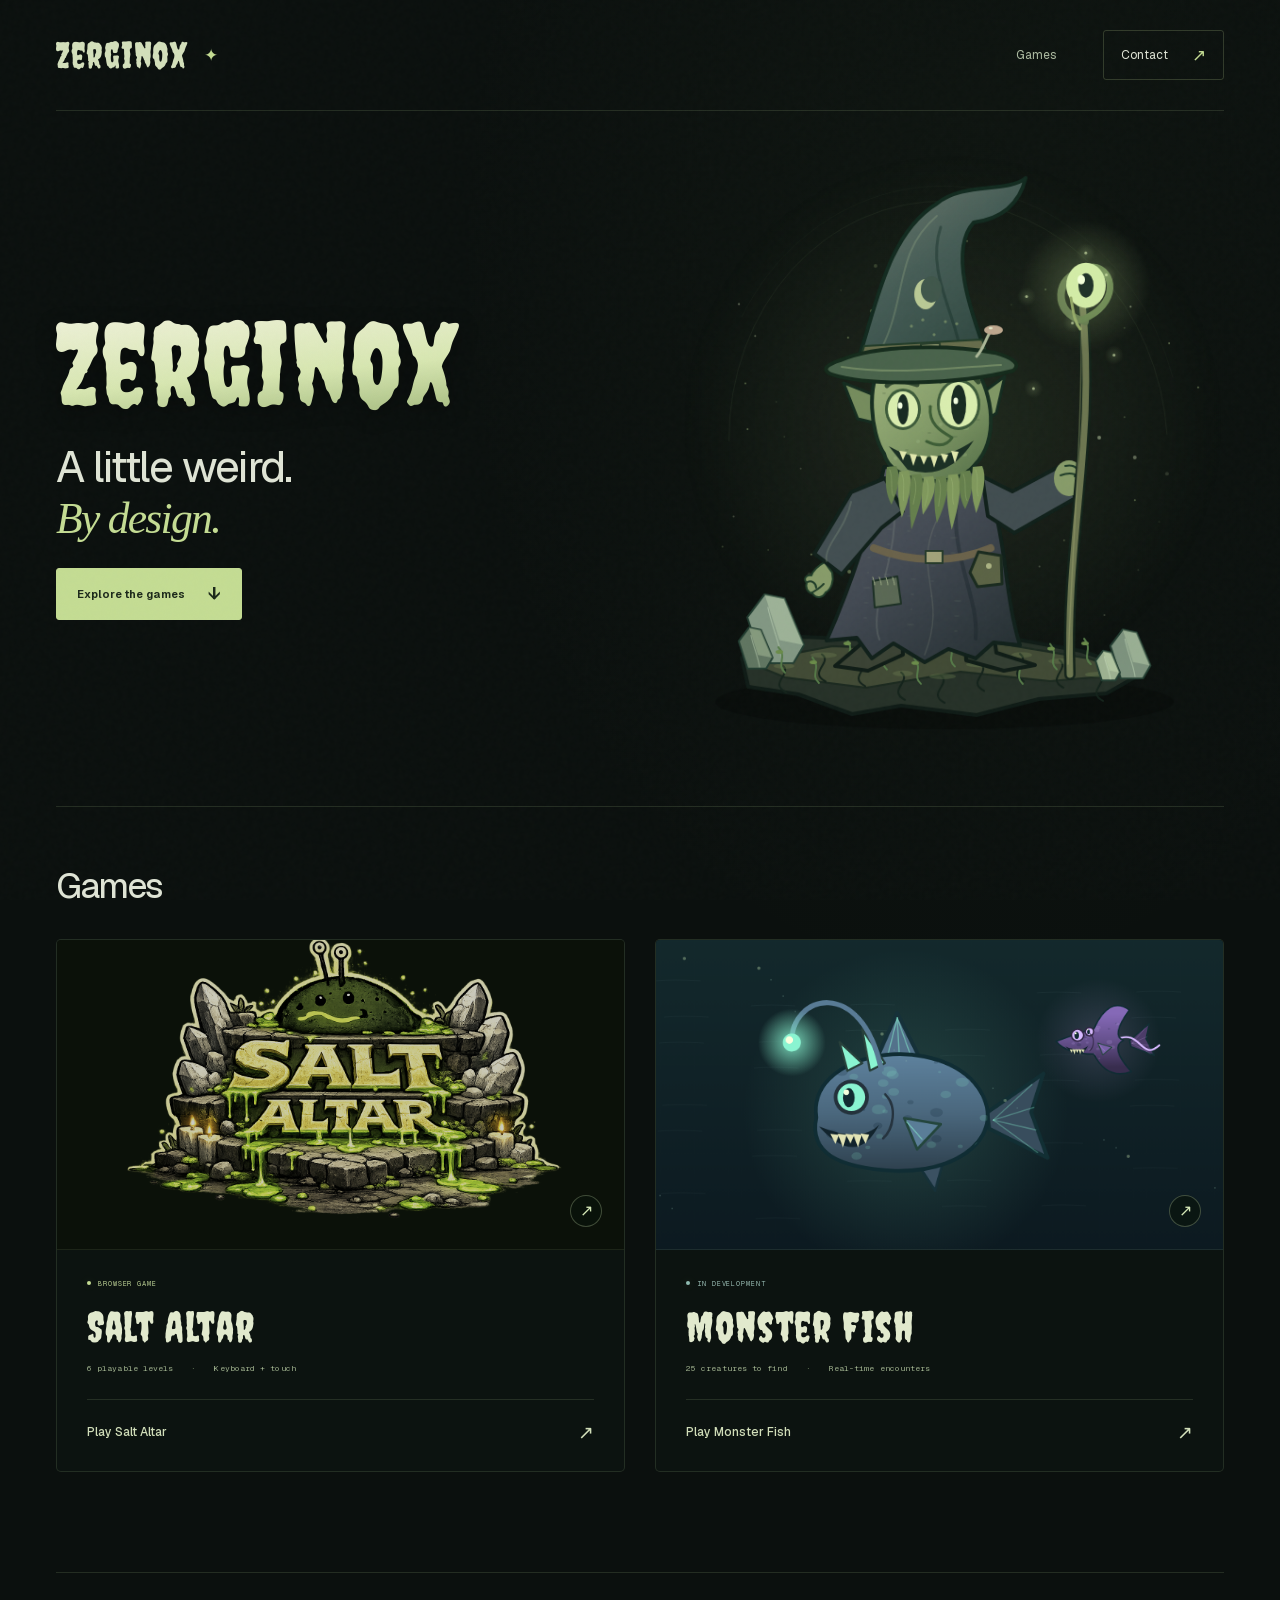
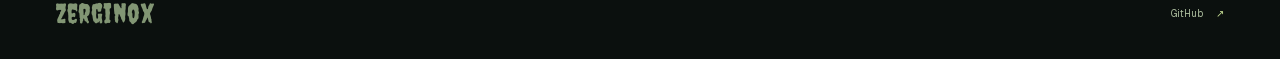
<file: index.html>
<!doctype html>
<html lang="en">
<head>
  <meta charset="utf-8">
  <meta name="viewport" content="width=device-width, initial-scale=1">
  <meta name="description" content="Salt Altar and Monster Fish. Games by Zerginox.">
  <meta name="theme-color" content="#0b100e">
  <meta property="og:title" content="Zerginox">
  <meta property="og:description" content="Play Salt Altar and Monster Fish.">
  <meta property="og:type" content="website">
  <meta property="og:url" content="https://www.zerginox.com/">
  <title>Zerginox</title>
  <link rel="icon" href="assets/favicon.svg?v=20261018" type="image/svg+xml">
  <link rel="preload" href="assets/fonts/Creepster-Regular.ttf" as="font" type="font/ttf" crossorigin>
  <link rel="stylesheet" href="style.css?v=20261018-clean">
  <script src="games/monster-fish/play/catalog/rarities.js" defer></script>
  <script src="games/monster-fish/play/catalog/lake-events.js" defer></script>
  <script src="games/monster-fish/play/catalog/bait.js" defer></script>
  <script src="games/monster-fish/play/catalog/fish.js" defer></script>
  <script src="games/monster-fish/play/core.js" defer></script>
  <script src="games/monster-fish/play/art.js" defer></script>
  <script src="assets/wizard.js" defer></script>
  <script src="script.js?v=20261018" defer></script>
</head>
<body>
  <a class="skip-link" href="#main">Skip to content</a>
  <div class="site-shell">
    <header class="site-header">
      <a href="./" class="brand" aria-label="Zerginox home">Zerginox<span class="brand-star" aria-hidden="true">✦</span></a>
      <nav aria-label="Main navigation"><a href="#games">Games</a><a class="nav-contact" href="mailto:zerginox@gmail.com">Contact <span aria-hidden="true">↗</span></a></nav>
    </header>
    <main id="main">
      <section class="hero" aria-labelledby="hero-title">
        <div class="hero-copy">

          <h1 id="hero-title" class="hero-wordmark">Zerginox</h1>
          <p class="hero-statement">A little weird.<br><em>By design.</em></p>

          <div class="hero-actions"><a class="button button-primary" href="#games">Explore the games <span aria-hidden="true">↓</span></a></div>

        </div>
        <div class="wizard-stage">
          <canvas id="wizard" width="690" height="640" role="img" aria-label="An original crooked-hatted wizard with moss for a beard, mismatched eyes, a toothy grin, and a glowing eye on his staff."></canvas>

        </div>
      </section>
      <section class="games-section" id="games" aria-labelledby="games-title">
        <div class="section-heading"><h2 id="games-title">Games</h2></div>
        <div class="game-grid">
          <article class="game-card salt-card">
            <a href="games/salt-altar/" class="game-art salt-art" tabindex="-1" aria-hidden="true"><img src="games/salt-altar/logo.png" alt="" width="1536" height="1024" loading="lazy"><span class="art-corner" aria-hidden="true">↗</span></a>
            <div class="game-copy"><div class="game-kicker"><span class="status-dot"></span> BROWSER GAME</div><h3>Salt Altar</h3><div class="game-meta"><span>6 playable levels</span><span>Keyboard + touch</span></div><a class="game-link" href="games/salt-altar/">Play Salt Altar <span aria-hidden="true">↗</span></a></div>
          </article>
          <article class="game-card fish-card">
            <a href="games/monster-fish/" class="game-art fish-art" tabindex="-1" aria-hidden="true"><canvas id="fish-preview" width="700" height="440"></canvas><span class="art-corner" aria-hidden="true">↗</span></a>
            <div class="game-copy"><div class="game-kicker prototype"><span class="status-dot"></span> IN DEVELOPMENT</div><h3>Monster Fish</h3><div class="game-meta"><span>25 creatures to find</span><span>Real-time encounters</span></div><a class="game-link" href="games/monster-fish/">Play Monster Fish <span aria-hidden="true">↗</span></a></div>
          </article>
        </div>
      </section>
    </main>
    <footer class="site-footer"><a class="brand footer-brand" href="./">Zerginox</a><a href="https://github.com/zerginox" target="_blank" rel="noopener noreferrer">GitHub <span aria-hidden="true">↗</span></a></footer>
  </div>
</body>
</html>
</file>
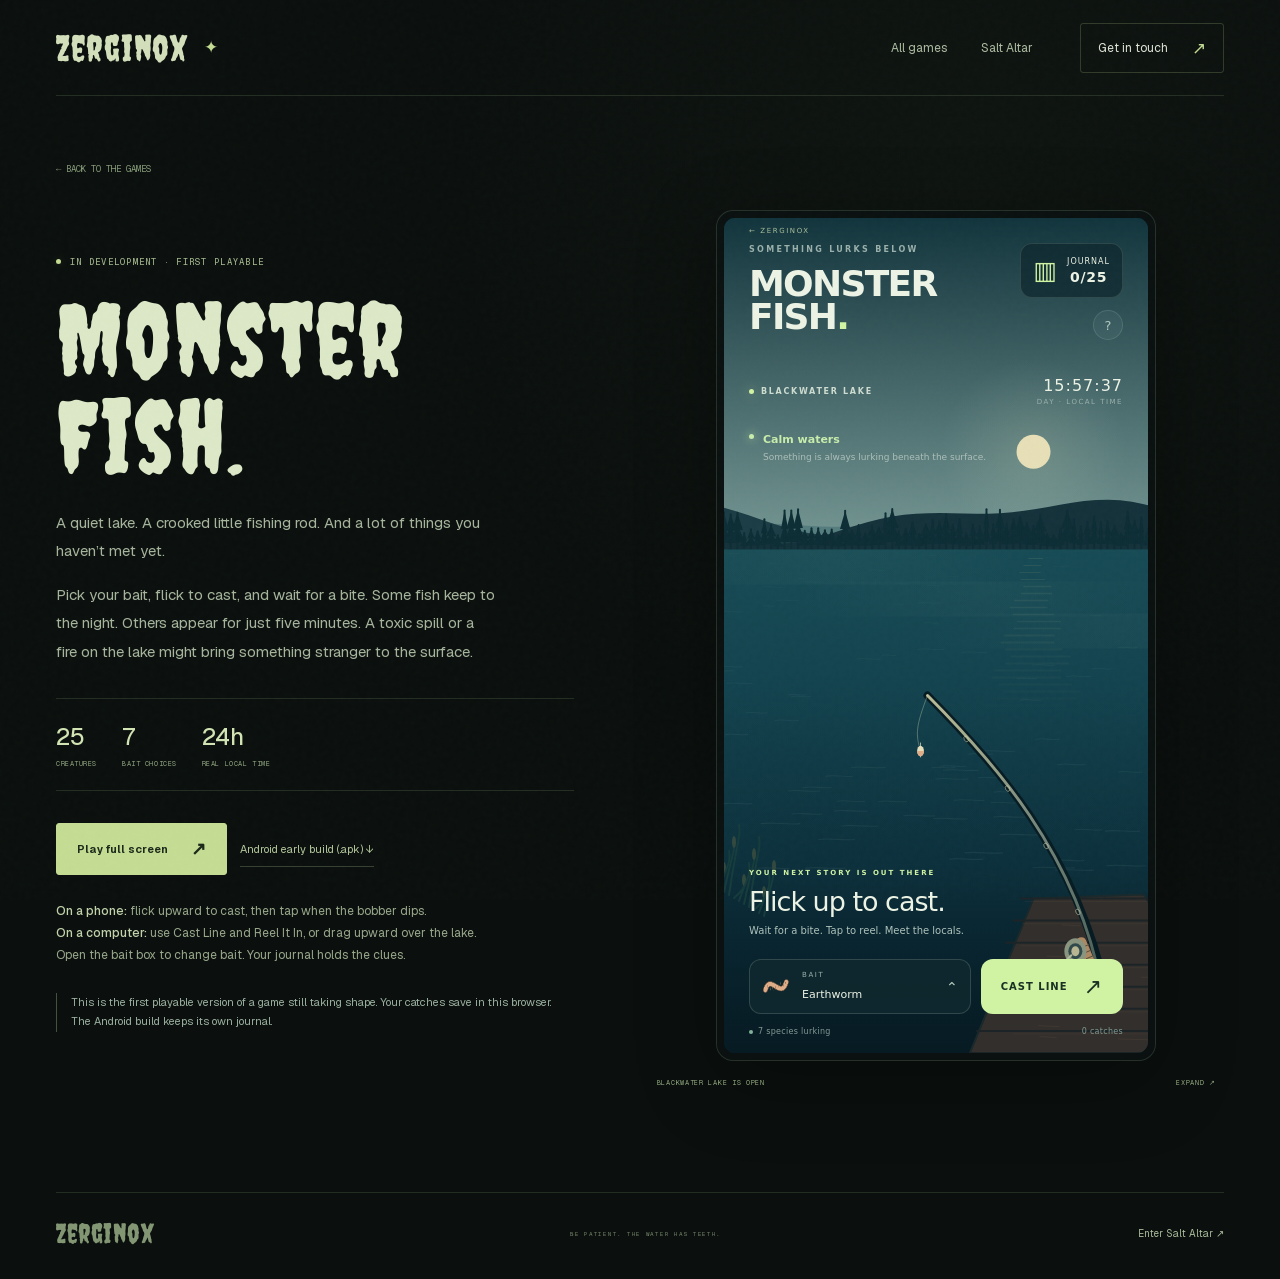
<file: games/monster-fish/index.html>
<!doctype html>
<html lang="en">
<head>
  <meta charset="utf-8"><meta name="viewport" content="width=device-width,initial-scale=1">
  <meta name="description" content="Monster Fish by Zerginox. Try the first playable browser prototype or download the Android early build. 25 creatures, seven baits, and a lake that keeps real time."><meta name="theme-color" content="#0b100e">
  <title>Monster Fish — A strange little fishing game | Zerginox</title>
  <link rel="icon" href="../../assets/favicon.svg" type="image/svg+xml"><link rel="stylesheet" href="../../style.css?v=20261018">
</head>
<body class="game-page">
  <a class="skip-link" href="#main">Skip to content</a><div class="site-shell">
    <header class="site-header"><a class="brand" href="../../">Zerginox<span class="brand-star" aria-hidden="true">✦</span></a><nav aria-label="Game navigation"><a href="../../#games">All games</a><a href="../salt-altar/">Salt Altar</a><a class="nav-contact" href="mailto:zerginox@gmail.com">Get in touch <span aria-hidden="true">↗</span></a></nav></header>
    <main id="main" class="game-page-main"><a class="game-breadcrumb" href="../../#games">← BACK TO THE GAMES</a>
      <div class="game-intro-grid"><section aria-labelledby="game-title"><p class="eyebrow"><span class="status-dot"></span> IN DEVELOPMENT · FIRST PLAYABLE</p><h1 class="game-page-title" id="game-title">Monster<br>Fish.</h1><p class="game-page-intro">A quiet lake. A crooked little fishing rod. And a lot of things you haven’t met yet.</p><p class="game-page-intro">Pick your bait, flick to cast, and wait for a bite. Some fish keep to the night. Others appear for just five minutes. A toxic spill or a fire on the lake might bring something stranger to the surface.</p>
      <div class="game-page-stats"><div><b>25</b><small>CREATURES</small></div><div><b>7</b><small>BAIT CHOICES</small></div><div><b>24h</b><small>REAL LOCAL TIME</small></div></div>
      <div class="game-description-links"><a class="button button-primary" href="play/">Play full screen <span aria-hidden="true">↗</span></a><a class="download-link" href="../../downloads/MonsterFish.apk" download>Android early build (.apk) ↓</a></div>
      <p class="game-controls-note"><b>On a phone:</b> flick upward to cast, then tap when the bobber dips.<br><b>On a computer:</b> use Cast Line and Reel It In, or drag upward over the lake.<br>Open the bait box to change bait. Your journal holds the clues.</p>
      <p class="prototype-note">This is the first playable version of a game still taking shape. Your catches save in this browser. The Android build keeps its own journal.</p></section>
      <section aria-label="Playable Monster Fish prototype"><div class="phone-frame"><iframe src="play/" title="Play the Monster Fish browser prototype" loading="lazy" allow="autoplay; fullscreen" allowfullscreen></iframe></div><div class="phone-caption"><span>BLACKWATER LAKE IS OPEN</span><a href="play/">EXPAND ↗</a></div></section></div>
    </main><footer class="site-footer"><a class="brand footer-brand" href="../../">Zerginox</a><span>BE PATIENT. THE WATER HAS TEETH.</span><a href="../salt-altar/">Enter Salt Altar ↗</a></footer>
  </div>
</body>
</html>
</file>
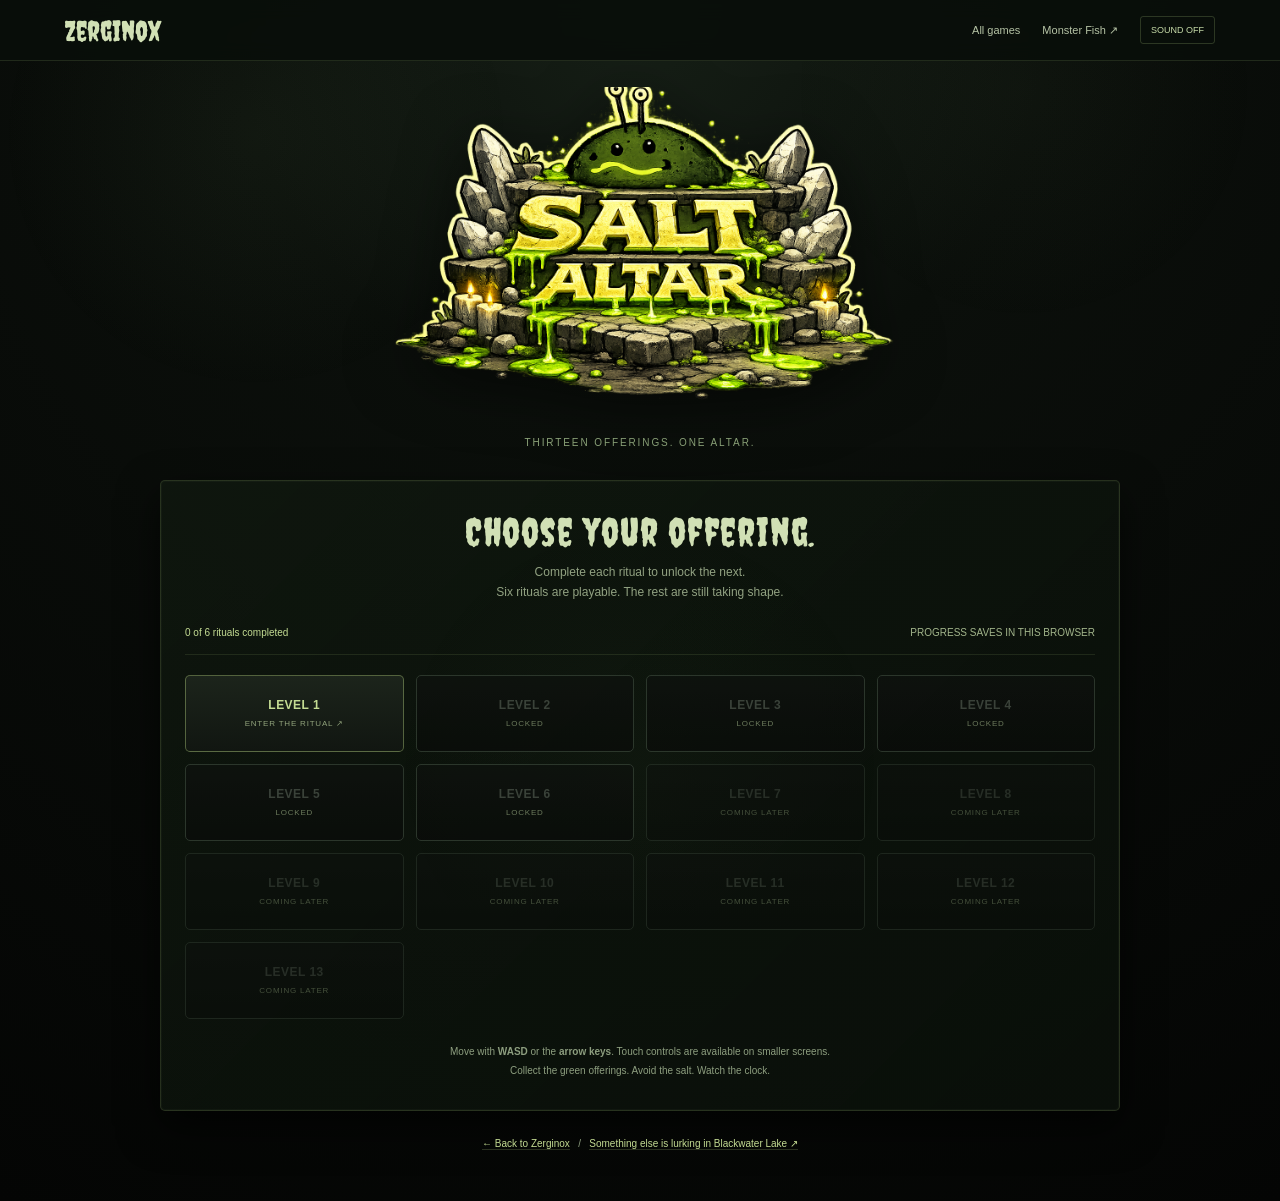
<file: games/salt-altar/index.html>
<!doctype html>
<html lang="en">
<head>
  <meta charset="utf-8"><meta name="viewport" content="width=device-width,initial-scale=1">
  <meta name="theme-color" content="#0b100b"><meta name="description" content="Salt Altar returns. Guide a strange little slug through six playable rituals, gathering offerings and avoiding the salt. A browser game by Zerginox.">
  <title>Salt Altar — Play at Zerginox</title>
  <link rel="icon" href="../../assets/favicon.svg" type="image/svg+xml"><link rel="stylesheet" href="style.css"><link rel="stylesheet" href="portal.css"><script src="portal.js"></script><script src="script.js" defer></script>
</head>
<body class="salt-menu">
  <header class="portal-nav"><a class="portal-brand" href="../../">Zerginox</a><nav aria-label="Game navigation"><a href="../../#games">All games</a><a href="../monster-fish/">Monster Fish ↗</a><button id="soundToggle" class="player-sound" type="button" aria-pressed="false">SOUND OFF</button></nav></header>
  <audio id="themeMusic" loop preload="none"><source src="Salt_Altar_Theme.mp3" type="audio/mpeg"></audio>
  <main class="page-shell">
    <header class="site-header"><h1 class="sr-only">Salt Altar</h1><img src="logo.png" alt="A grinning green slug above the Salt Altar" class="header-logo" width="1536" height="1024"><p class="tagline">Thirteen offerings. One altar.</p></header>
    <section class="altar-panel" aria-labelledby="offering-title"><h2 class="panel-title" id="offering-title">Choose your offering.</h2><p class="panel-subtitle">Complete each ritual to unlock the next.<br>Six rituals are playable. The rest are still taking shape.</p>
      <div class="menu-summary"><span><b id="progressSummary">0 of 6 rituals completed</b></span><span>PROGRESS SAVES IN THIS BROWSER</span></div>
      <div class="level-grid" id="levelGrid" aria-label="Choose a level"></div>
      <p class="menu-instructions">Move with <b>WASD</b> or the <b>arrow keys</b>. Touch controls are available on smaller screens.<br>Collect the green offerings. Avoid the salt. Watch the clock.</p>
    </section>
    <p class="menu-instructions"><a href="../../">← Back to Zerginox</a> &nbsp; / &nbsp; <a href="../monster-fish/">Something else is lurking in Blackwater Lake ↗</a></p>
  </main>
</body>
</html>
</file>
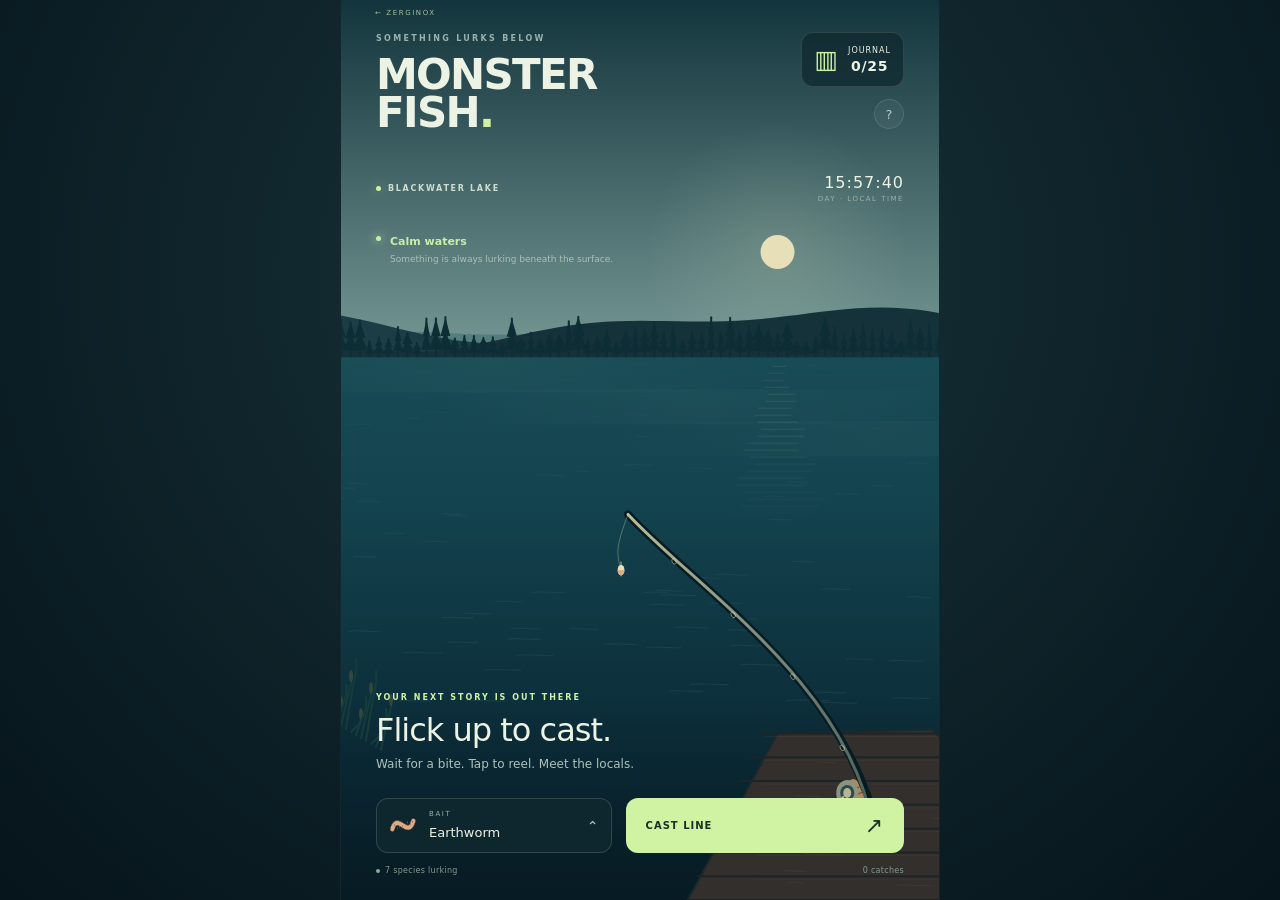
<file: games/monster-fish/play/index.html>
<!doctype html>
<html lang="en">
<head>
  <meta charset="utf-8">
  <meta name="viewport" content="width=device-width,initial-scale=1,maximum-scale=1,user-scalable=no,viewport-fit=cover">
  <meta name="theme-color" content="#071a22">
  <title>Play Monster Fish | Zerginox</title>
  <link rel="stylesheet" href="style.css">
</head>
<body>
<a class="zerginox-return" href="../../../" target="_top" aria-label="Back to Zerginox">← ZERGINOX</a>
<main id="game" aria-label="Monster Fish fishing game">
  <canvas id="lake" aria-label="Fishing rod and Blackwater Lake. Flick upward to cast, then tap when a fish bites."></canvas>
  <header class="topbar">
    <div class="brand"><div class="eyebrow">SOMETHING LURKS BELOW</div><h1>MONSTER<span>FISH<span class="title-dot">.</span></span></h1></div>
    <div class="top-actions">
      <button id="journalButton" class="journal-button" aria-label="Open catch journal"><span class="book-icon" aria-hidden="true">▥</span><span>JOURNAL <b id="journalCount">0/25</b></span></button>
      <button id="helpButton" class="help-button" aria-label="How to play">?</button>
    </div>
  </header>
  <section class="lake-label" aria-label="Lake and real local time">
    <div class="location"><span class="location-dot"></span> BLACKWATER LAKE</div>
    <div class="clock"><time id="clock">00:00:00</time><span id="dayPhase">LOCAL TIME</span></div>
  </section>
  <section class="condition" id="condition" aria-live="polite"><span class="condition-dot"></span><div><span id="eventName">Calm waters</span><small id="eventNote">The lake is keeping its secrets.</small></div><time id="eventTimer"></time></section>
  <div id="biteCallout" class="bite-callout" hidden>YOU'VE GOT A BITE<span>TAP TO REEL IT IN</span></div>
  <div id="castMeter" class="cast-meter" hidden><span>CAST POWER</span><div><i></i></div></div>
  <footer class="hud">
    <div class="hud-status"><span id="statusKicker">YOUR NEXT STORY IS OUT THERE</span><h2 id="statusTitle">Flick up to cast.</h2><p id="statusNote">Wait for a bite. Tap to reel. Meet the locals.</p></div>
    <div class="hud-controls">
      <button id="baitButton" class="bait-button"><canvas id="baitIcon" width="104" height="90" aria-hidden="true"></canvas><span><small>BAIT</small><b id="baitName">Earthworm</b></span><span class="chevron">⌃</span></button>
      <button id="castButton" class="cast-button">CAST LINE <span>↗</span></button>
    </div>
    <div class="bottom-line"><span><i></i> <span id="eligibleCount">7 species lurking</span></span><span id="totalCount">0 catches</span></div>
  </footer>
  <div id="toast" role="status"></div>
</main>

<dialog id="journalDialog" class="sheet journal-sheet">
  <div class="sheet-head"><div><div class="eyebrow">THE BLACKWATER FIELD GUIDE</div><h2>Your strange collection<span>.</span></h2></div><button class="close" data-close aria-label="Close journal">×</button></div>
  <div class="journal-summary"><b id="collectionSummary">0 of 25 discovered</b><span id="recordSummary">Every monster has a story.</span></div>
  <div class="progress-track"><i id="collectionProgress"></i></div>
  <div class="filter-row" id="filters"><button class="active" data-filter="all">All fish</button><button data-filter="caught">Discovered</button><button data-filter="now">Catchable now</button></div>
  <div class="scroll-area" id="fishGrid"></div>
</dialog>

<dialog id="baitDialog" class="sheet bait-sheet">
  <div class="sheet-head"><div><div class="eyebrow">WHAT ARE THEY BITING?</div><h2>Pick your bait<span>.</span></h2></div><button class="close" data-close aria-label="Close bait selector">×</button></div>
  <p class="sheet-intro">Some monsters are picky. The right bait opens up new possibilities. All bait is unlimited.</p>
  <div class="scroll-area bait-grid" id="baitGrid"></div>
</dialog>

<dialog id="detailDialog" class="sheet detail-sheet">
  <button class="close float-close" data-close aria-label="Close fish details">×</button>
  <canvas id="detailArt" width="720" height="450" aria-label="Fish illustration"></canvas>
  <div id="detailContent"></div>
</dialog>

<dialog id="catchDialog" class="sheet catch-sheet">
  <div class="catch-kicker" id="catchKicker">A NEW FACE FROM THE DEEP</div>
  <canvas id="catchArt" width="800" height="530" aria-label="Your caught monster fish"></canvas>
  <div class="rarity" id="catchRarity">COMMON</div><h2 id="catchName">Bogling</h2>
  <p id="catchLore"></p>
  <div class="catch-stats"><div><b id="catchLength"></b><small>LENGTH</small></div><div><b id="catchMass"></b><small>WEIGHT</small></div><div><b id="catchRecord"></b><small>CAUGHT</small></div></div>
  <p id="catchContext" class="catch-context"></p><button id="keepFishing" class="primary">BACK TO THE LAKE <span>↗</span></button>
  <small class="saved-note" id="savedNote">Saved to your journal automatically.</small>
</dialog>

<dialog id="helpDialog" class="sheet help-sheet">
  <div class="sheet-head"><div><div class="eyebrow">WELCOME TO BLACKWATER</div><h2>Just one more cast<span>.</span></h2></div><button class="close" data-close aria-label="Close instructions">×</button></div>
  <div class="scroll-area help-body"><p>This lake has 25 unusual residents. A few are easy to meet. Some would rather remain a rumor.</p>
  <ol><li><b>Choose your bait.</b> Tap the bait box. Certain fish will only bite on a specific bait.</li><li><b>Flick upward.</b> Swipe up over the lake or rod to cast. A stronger flick sends your line farther. You can also use Cast Line.</li><li><b>Watch the bobber.</b> After a few seconds it will dip. Tap the lake or Reel It In before the fish escapes.</li><li><b>Fill your journal.</b> Catches and size records are saved on this device. Inspect the journal for bait, times, and lake conditions.</li></ol>
  <div class="help-note"><b>The lake keeps real time.</b><p>The clock follows your device's local time. Night is 19:00–06:00. Noon Mirage appears only from 12:00 to 12:05; Witchlight from 03:03 to 03:08. A time and an event listed together must both be active.</p></div>
  <div class="help-note"><b>The water changes.</b><p>Toxic spills, gasoline fires, storms, and algae blooms happen randomly, last a few minutes, and can bring different fish. Reopening the app does not reroll an event.</p></div>
  <p class="fine-print">No bait purchases. No waiting energy. Just a rod, a strange lake, and whatever is down there. Sound is off until you turn it on.</p>
  <button id="soundButton" class="secondary">SOUND: OFF</button>
  <p class="fine-print">Monster Fish · First playable build 0.1.0<br>Progress is local. Clearing app data or uninstalling can remove your journal.</p>
  </div>
</dialog>

<script src="catalog/rarities.js"></script><script src="catalog/lake-events.js"></script><script src="catalog/bait.js"></script><script src="catalog/fish.js"></script><script src="core.js"></script><script src="art.js"></script><script src="scene.js"></script><script src="app.js"></script>
</body>
</html>
</file>
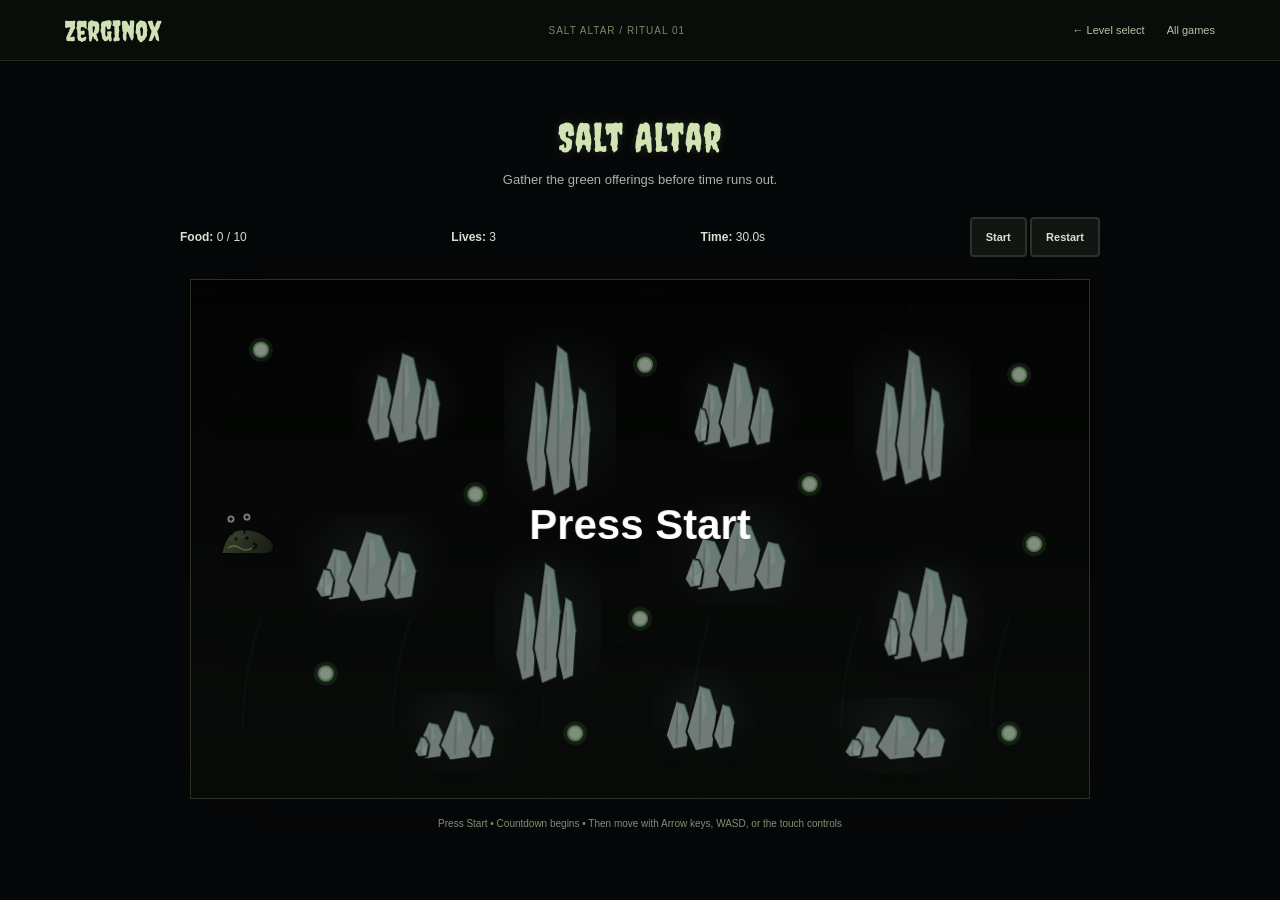
<file: games/salt-altar/level1.html>
<!DOCTYPE html>
<html lang="en">
<head>
  <meta charset="UTF-8" />
  <meta name="viewport" content="width=device-width, initial-scale=1.0" />
  <title>Salt Altar — Level 1 | Zerginox</title>
  <style>
    * { box-sizing: border-box; }

    body {
      margin: 0;
      font-family: Arial, sans-serif;
      background: #060708;
      color: #d7e0d2;
      display: flex;
      justify-content: center;
      align-items: center;
      min-height: 100vh;
    }

    .wrap {
      width: min(95vw, 920px);
      text-align: center;
      position: relative;
    }

    h1 {
      margin: 0 0 8px;
      font-size: 2rem;
      letter-spacing: 1px;
      color: #dbe7d1;
      text-shadow: 0 0 10px rgba(170, 205, 150, 0.18);
    }

    p {
      margin: 0 0 16px;
      color: #aab4a4;
    }

    canvas {
      width: 100%;
      max-width: 900px;
      height: auto;
      border: 4px solid #171b17;
      background: #0a0d0a;
      display: block;
      margin: 0 auto;
      image-rendering: pixelated;
      box-shadow: 0 0 28px rgba(0, 0, 0, 0.65);
    }

    .ui {
      display: flex;
      justify-content: space-between;
      gap: 12px;
      align-items: center;
      margin: 12px 0;
      flex-wrap: wrap;
    }

    button {
      border: 2px solid #2b312b;
      background: #121612;
      color: #d7e0d2;
      padding: 8px 14px;
      font-weight: bold;
      cursor: pointer;
    }

    button:disabled {
      opacity: 0.55;
      cursor: not-allowed;
    }

    .legend {
      font-size: 0.95rem;
      opacity: 0.9;
      color: #8f998b;
    }
  </style>
<link rel="icon" href="../../assets/favicon.svg" type="image/svg+xml"><link rel="stylesheet" href="portal.css"><script src="portal.js"></script>
</head>
<body class="salt-level">
<header class="portal-nav"><a class="portal-brand" href="../../">Zerginox</a><span class="portal-level">Salt Altar / Ritual 01</span><nav aria-label="Game navigation"><a href="index.html">← Level select</a><a href="../../#games">All games</a></nav></header>
  <div class="wrap">
    <h1>Salt Altar</h1>
    <p>Gather the green offerings before time runs out.</p>

    <div class="ui">
      <div><strong>Food:</strong> <span id="score">0</span> / <span id="total">0</span></div>
      <div><strong>Lives:</strong> <span id="lives">3</span></div>
      <div><strong>Time:</strong> <span id="timer">30.0</span>s</div>
      <div>
        <button id="startBtn">Start</button>
        <button id="restartBtn">Restart</button>
      </div>
    </div>

    <canvas id="game" width="900" height="520"></canvas>
<div class="touch-controls" role="group" aria-label="Touch movement controls"><button type="button" data-key="ArrowLeft" aria-label="Move left">←</button><div class="vertical-controls"><button type="button" data-key="ArrowUp" aria-label="Move up">↑</button><button type="button" data-key="ArrowDown" aria-label="Move down">↓</button></div><button type="button" data-key="ArrowRight" aria-label="Move right">→</button></div>

    <p class="legend">Press Start • Countdown begins • Then move with Arrow keys, WASD, or the touch controls</p>
  </div>

  <script>
    const canvas = document.getElementById('game');
    const ctx = canvas.getContext('2d');
    const scoreEl = document.getElementById('score');
    const totalEl = document.getElementById('total');
    const livesEl = document.getElementById('lives');
    const timerEl = document.getElementById('timer');
    const restartBtn = document.getElementById('restartBtn');
    const startBtn = document.getElementById('startBtn');

    const keys = {};
    const levelMusic = new Audio("Level_1.mp3");

    const world = {
      width: canvas.width,
      height: canvas.height,
      score: 0,
      totalFood: 0,
      lives: 3,
      timeLimit: 30,
      timeLeft: 30,
      lastTime: 0,
      win: false,
      lose: false,
    };

    const slug = {
      x: 70,
      y: 260,
      w: 56,
      h: 32,
      speed: 2.6,
      facing: -1,
      wiggle: 0,
      hurtTimer: 0,
    };

    const saltBlocks = [
      { x: 170, y: 70,  w: 90,  h: 90 },
      { x: 330, y: 60,  w: 80,  h: 150 },
      { x: 500, y: 80,  w: 95,  h: 85 },
      { x: 680, y: 65,  w: 85,  h: 135 },
      { x: 120, y: 250, w: 120, h: 70 },
      { x: 320, y: 280, w: 75,  h: 120 },
      { x: 490, y: 240, w: 120, h: 70 },
      { x: 690, y: 285, w: 100, h: 95 },
      { x: 220, y: 430, w: 95,  h: 50 },
      { x: 470, y: 405, w: 85,  h: 65 },
      { x: 650, y: 435, w: 120, h: 45 },
    ];

    let foods = [];

    let gameStarted = false;
    let countdownActive = false;
    let countdownValue = 3;
    let winRedirectStarted = false;

    function clearKeys() {
      for (const key in keys) {
        delete keys[key];
      }
    }

    function makeFoods() {
      foods = [
        { x: 70,  y: 70,  r: 7, taken: false },
        { x: 285, y: 215, r: 7, taken: false },
        { x: 455, y: 85,  r: 7, taken: false },
        { x: 620, y: 205, r: 7, taken: false },
        { x: 830, y: 95,  r: 7, taken: false },
        { x: 845, y: 265, r: 7, taken: false },
        { x: 450, y: 340, r: 7, taken: false },
        { x: 135, y: 395, r: 7, taken: false },
        { x: 385, y: 455, r: 7, taken: false },
        { x: 820, y: 455, r: 7, taken: false },
      ];
      world.totalFood = foods.length;
      totalEl.textContent = world.totalFood;
    }

    function updateUI() {
      scoreEl.textContent = world.score;
      livesEl.textContent = world.lives;
      timerEl.textContent = world.timeLeft.toFixed(1);
    }

    function clamp(v, min, max) {
      return Math.max(min, Math.min(max, v));
    }

    function rectsOverlap(a, b) {
      return a.x < b.x + b.w &&
             a.x + a.w > b.x &&
             a.y < b.y + b.h &&
             a.y + a.h > b.y;
    }

    function circleRectOverlap(circle, rect) {
      const closestX = clamp(circle.x, rect.x, rect.x + rect.w);
      const closestY = clamp(circle.y, rect.y, rect.y + rect.h);
      const dx = circle.x - closestX;
      const dy = circle.y - closestY;
      return (dx * dx + dy * dy) < (circle.r * circle.r);
    }

    function respawnSlug() {
      slug.x = 25;
      slug.y = 245;
      slug.facing = -1;
      slug.hurtTimer = 60;
      clearKeys();
    }

    function resetCoreState() {
      levelMusic.pause();
      levelMusic.currentTime = 0;
      slug.x = 25;
      slug.y = 245;
      slug.facing = -1;
      slug.hurtTimer = 0;
      slug.wiggle = 0;

      world.score = 0;
      world.lives = 3;
      world.timeLeft = world.timeLimit;
      world.lastTime = performance.now();
      world.win = false;
      world.lose = false;

      gameStarted = false;
      countdownActive = false;
      countdownValue = 3;
      winRedirectStarted = false;

      clearKeys();
      makeFoods();
      updateUI();
    }

    function resetGame(showStart = true) {
      resetCoreState();
      startBtn.disabled = !showStart;
    }

    function beginWinReturn() {
      if (winRedirectStarted) return;
      winRedirectStarted = true;
      levelMusic.pause();
      levelMusic.currentTime = 0;

      window.SaltAltarHost.advance(2);

      setTimeout(() => {
        window.location.href = 'index.html';
      }, 2000);
    }

    function beginCountdown() {
      if (countdownActive || gameStarted) return;

      clearKeys();
      countdownActive = true;
      countdownValue = 3;
      startBtn.disabled = true;

      const countdownInterval = setInterval(() => {
        countdownValue--;

        if (countdownValue <= 0) {
          clearInterval(countdownInterval);
          countdownActive = false;
          gameStarted = true;
          world.lastTime = performance.now();
        }
      }, 1000);
    }

    function startFirstRun() {
      if (countdownActive || gameStarted) return;
      clearKeys();
      levelMusic.currentTime = 0;
      levelMusic.play().catch(() => {});
      beginCountdown();
    }

    function restartAfterFail() {
      clearKeys();
      resetGame(false);
      levelMusic.currentTime = 0;
      levelMusic.play().catch(() => {});
      beginCountdown();
    }

    function update() {
      if (world.win || world.lose) return;
      if (!gameStarted) return;

      const now = performance.now();
      const dt = (now - world.lastTime) / 1000;
      world.lastTime = now;

      world.timeLeft = Math.max(0, world.timeLeft - dt);
      timerEl.textContent = world.timeLeft.toFixed(1);

      if (world.timeLeft <= 0) {
        world.lose = true;
        clearKeys();
        levelMusic.pause();
        levelMusic.currentTime = 0;
        return;
      }

      let dx = 0;
      let dy = 0;

      if (keys['arrowleft'] || keys['a']) {
        dx -= slug.speed;
        slug.facing = -1;
      }
      if (keys['arrowright'] || keys['d']) {
        dx += slug.speed;
        slug.facing = 1;
      }
      if (keys['arrowup'] || keys['w']) dy -= slug.speed;
      if (keys['arrowdown'] || keys['s']) dy += slug.speed;

      const nextX = clamp(slug.x + dx, 0, world.width - slug.w);
      const nextY = clamp(slug.y + dy, 0, world.height - slug.h);
      const nextSlug = { x: nextX, y: nextY, w: slug.w, h: slug.h };

      let hitSalt = false;
      for (const block of saltBlocks) {
        if (rectsOverlap(nextSlug, block)) {
          hitSalt = true;
          break;
        }
      }

      if (!hitSalt) {
        slug.x = nextX;
        slug.y = nextY;
      } else if (slug.hurtTimer <= 0) {
        world.lives -= 1;
        updateUI();
        respawnSlug();
        if (world.lives <= 0) {
          world.lose = true;
          clearKeys();
          levelMusic.pause();
          levelMusic.currentTime = 0;
        }
      }

      slug.wiggle += 0.18;
      if (slug.hurtTimer > 0) slug.hurtTimer--;

      const mouth = {
        x: slug.x + slug.w * 0.72,
        y: slug.y + slug.h * 0.48,
        r: 12,
      };

      const pickupZone = {
        x: slug.x + 10,
        y: slug.y + 6,
        w: slug.w - 8,
        h: slug.h - 4,
      };

      for (const food of foods) {
        if (
          !food.taken &&
          (
            circleRectOverlap(food, {
              x: mouth.x - 13,
              y: mouth.y - 13,
              w: 26,
              h: 26
            }) ||
            circleRectOverlap(food, pickupZone)
          )
        ) {
          food.taken = true;
          world.score += 1;
          updateUI();
        }
      }

      if (world.score === world.totalFood) {
        world.win = true;
        clearKeys();
        beginWinReturn();
      }
    }

    function drawBackground() {
      const bg = ctx.createLinearGradient(0, 0, 0, canvas.height);
      bg.addColorStop(0, '#050605');
      bg.addColorStop(1, '#111612');
      ctx.fillStyle = bg;
      ctx.fillRect(0, 0, canvas.width, canvas.height);

      for (let i = 0; i < 40; i++) {
        const x = (i * 97) % canvas.width;
        const y = (i * 61) % canvas.height;
        ctx.fillStyle = i % 3 === 0 ? 'rgba(180, 220, 170, 0.035)' : 'rgba(255,255,255,0.02)';
        ctx.beginPath();
        ctx.arc(x, y, 1 + (i % 3), 0, Math.PI * 2);
        ctx.fill();
      }

      ctx.strokeStyle = 'rgba(70, 95, 70, 0.18)';
      ctx.lineWidth = 2;
      for (let x = 60; x < canvas.width; x += 150) {
        ctx.beginPath();
        ctx.moveTo(x, canvas.height);
        ctx.quadraticCurveTo(x - 20, canvas.height - 90, x + 10, canvas.height - 180);
        ctx.stroke();
      }

      ctx.fillStyle = 'rgba(12, 18, 12, 0.85)';
      ctx.fillRect(0, canvas.height - 70, canvas.width, 70);
    }

    function drawSaltBlock(block) {
      const x = block.x;
      const y = block.y;
      const w = block.w;
      const h = block.h;

      const glow = ctx.createRadialGradient(
        x + w / 2, y + h / 2, 6,
        x + w / 2, y + h / 2, Math.max(w, h) * 0.65
      );
      glow.addColorStop(0, 'rgba(200,245,230,0.10)');
      glow.addColorStop(1, 'rgba(200,245,230,0)');
      ctx.fillStyle = glow;
      ctx.fillRect(x - 16, y - 16, w + 32, h + 32);

      ctx.fillStyle = 'rgba(15,18,15,0.45)';
      ctx.beginPath();
      ctx.ellipse(x + w * 0.48, y + h + 8, w * 0.42, 10, 0, 0, Math.PI * 2);
      ctx.fill();

      const shards = [
        { cx: x + w * 0.22, cy: y + h * 0.62, sw: w * 0.34, sh: h * 0.72 },
        { cx: x + w * 0.50, cy: y + h * 0.50, sw: w * 0.42, sh: h * 0.98 },
        { cx: x + w * 0.76, cy: y + h * 0.64, sw: w * 0.30, sh: h * 0.68 }
      ];

      if (w > 90) {
        shards.push({ cx: x + w * 0.12, cy: y + h * 0.76, sw: w * 0.18, sh: h * 0.40 });
      }

      for (const shard of shards) {
        const sx = shard.cx;
        const sy = shard.cy;
        const sw = shard.sw;
        const sh = shard.sh;

        const poly = [
          { x: sx - sw * 0.45, y: sy + sh * 0.25 },
          { x: sx - sw * 0.10, y: sy - sh * 0.48 },
          { x: sx + sw * 0.22, y: sy - sh * 0.42 },
          { x: sx + sw * 0.42, y: sy - sh * 0.05 },
          { x: sx + sw * 0.30, y: sy + sh * 0.50 },
          { x: sx - sw * 0.20, y: sy + sh * 0.56 }
        ];

        ctx.fillStyle = 'rgba(235,255,248,0.85)';
        ctx.strokeStyle = '#0f1912';
        ctx.lineWidth = 2;
        ctx.beginPath();
        ctx.moveTo(poly[0].x, poly[0].y);
        for (let i = 1; i < poly.length; i++) {
          ctx.lineTo(poly[i].x, poly[i].y);
        }
        ctx.closePath();
        ctx.fill();
        ctx.stroke();

        ctx.fillStyle = 'rgba(175,225,210,0.55)';
        ctx.beginPath();
        ctx.moveTo(poly[1].x, poly[1].y);
        ctx.lineTo(poly[2].x, poly[2].y);
        ctx.lineTo(poly[3].x, poly[3].y);
        ctx.lineTo(sx + sw * 0.05, sy + sh * 0.12);
        ctx.closePath();
        ctx.fill();

        ctx.fillStyle = 'rgba(255,255,255,0.45)';
        ctx.beginPath();
        ctx.moveTo(sx - sw * 0.06, sy - sh * 0.28);
        ctx.lineTo(sx + sw * 0.05, sy - sh * 0.38);
        ctx.lineTo(sx + sw * 0.12, sy - sh * 0.06);
        ctx.lineTo(sx + sw * 0.00, sy + sh * 0.08);
        ctx.closePath();
        ctx.fill();

        ctx.strokeStyle = 'rgba(120,160,145,0.45)';
        ctx.lineWidth = 2;
        ctx.beginPath();
        ctx.moveTo(sx - sw * 0.04, sy - sh * 0.30);
        ctx.lineTo(sx - sw * 0.08, sy + sh * 0.44);
        ctx.stroke();
      }
    }

    function drawFood(food) {
      if (food.taken) return;
      ctx.beginPath();
      ctx.fillStyle = '#f7fff5';
      ctx.arc(food.x, food.y, food.r, 0, Math.PI * 2);
      ctx.fill();
      ctx.strokeStyle = '#97d48a';
      ctx.lineWidth = 2;
      ctx.stroke();

      ctx.beginPath();
      ctx.fillStyle = 'rgba(180, 255, 180, 0.16)';
      ctx.arc(food.x, food.y, food.r + 5, 0, Math.PI * 2);
      ctx.fill();
    }

    function drawDefaultSlug() {
      const bodyGrad = ctx.createLinearGradient(0, 0, slug.w, slug.h);
      bodyGrad.addColorStop(0, slug.hurtTimer > 0 && Math.floor(slug.hurtTimer / 5) % 2 === 0 ? '#6f7b58' : '#6e7f56');
      bodyGrad.addColorStop(1, slug.hurtTimer > 0 && Math.floor(slug.hurtTimer / 5) % 2 === 0 ? '#303926' : '#2b3323');
      ctx.fillStyle = bodyGrad;
      ctx.beginPath();
      ctx.moveTo(5, slug.h - 1);
      ctx.quadraticCurveTo(10, 4, 28, 5);
      ctx.quadraticCurveTo(44, 5, 55, 16);
      ctx.quadraticCurveTo(61, 22, 56, 28);
      ctx.quadraticCurveTo(51, 31, 36, 30);
      ctx.lineTo(10, 30);
      ctx.quadraticCurveTo(2, 29, 5, slug.h - 1);
      ctx.fill();

      ctx.strokeStyle = '#0a0d08';
      ctx.lineWidth = 2;
      ctx.stroke();

      ctx.strokeStyle = '#0a0d08';
      ctx.lineWidth = 2;
      ctx.beginPath();
      ctx.moveTo(16, 11);
      ctx.lineTo(15, -5);
      ctx.moveTo(28, 10);
      ctx.lineTo(31, -7);
      ctx.stroke();

      ctx.fillStyle = '#e9f7df';
      ctx.beginPath();
      ctx.arc(15, -5, 3.5, 0, Math.PI * 2);
      ctx.arc(31, -7, 3.5, 0, Math.PI * 2);
      ctx.fill();

      ctx.fillStyle = '#0a0d08';
      ctx.beginPath();
      ctx.arc(15, -5, 1.8, 0, Math.PI * 2);
      ctx.arc(31, -7, 1.8, 0, Math.PI * 2);
      ctx.fill();

      ctx.beginPath();
      ctx.arc(20, 15, 1.7, 0, Math.PI * 2);
      ctx.arc(31, 14, 1.7, 0, Math.PI * 2);
      ctx.fill();

      ctx.strokeStyle = '#10150c';
      ctx.lineWidth = 2;
      ctx.beginPath();
      ctx.moveTo(37, 19);
      ctx.quadraticCurveTo(44, 22, 37, 25);
      ctx.stroke();

      ctx.strokeStyle = '#a9c56d';
      ctx.lineWidth = 1.5;
      ctx.beginPath();
      ctx.moveTo(12, 24);
      ctx.quadraticCurveTo(18, 20, 24, 24);
      ctx.quadraticCurveTo(30, 28, 36, 24);
      ctx.stroke();

      ctx.fillStyle = 'rgba(210, 255, 210, 0.08)';
      ctx.beginPath();
      ctx.ellipse(22, 12, 10, 4, -0.3, 0, Math.PI * 2);
      ctx.fill();
    }

    function drawSlug() {
      const bob = Math.sin(slug.wiggle) * 2;
      const isHurtFlash = slug.hurtTimer > 0 && Math.floor(slug.hurtTimer / 5) % 2 === 0;

      ctx.save();
      ctx.translate(slug.x + slug.w / 2, slug.y + slug.h / 2 + bob);

      if (slug.facing === 1) {
        ctx.scale(-1, 1);
      }

      ctx.translate(-slug.w / 2, -slug.h / 2);

      if (isHurtFlash) {
        ctx.globalAlpha = 0.65;
      }

      drawDefaultSlug();

      ctx.restore();
    }

    function drawMessage() {
      if (!world.win && !world.lose && !countdownActive && gameStarted) return;

      ctx.fillStyle = 'rgba(0,0,0,0.45)';
      ctx.fillRect(0, 0, canvas.width, canvas.height);

      ctx.fillStyle = 'white';
      ctx.textAlign = 'center';

      if (countdownActive) {
        ctx.font = 'bold 80px Arial';
        ctx.fillText(String(countdownValue), canvas.width / 2, canvas.height / 2);
      } else if (!gameStarted) {
        ctx.font = 'bold 42px Arial';
        ctx.fillText('Press Start', canvas.width / 2, canvas.height / 2);
      } else if (world.win) {
        ctx.font = 'bold 42px Arial';
        ctx.fillText('Offering Accepted!', canvas.width / 2, canvas.height / 2 - 10);

        ctx.font = '24px Arial';
        ctx.fillText('Returning to altar...', canvas.width / 2, canvas.height / 2 + 35);
      } else if (world.lose) {
        ctx.font = 'bold 42px Arial';
        ctx.fillText('The ritual failed.', canvas.width / 2, canvas.height / 2 - 10);

        ctx.font = '24px Arial';
        ctx.fillText('Press Restart to play again', canvas.width / 2, canvas.height / 2 + 35);
      }

      ctx.textAlign = 'left';
    }

    function draw() {
      drawBackground();
      for (const block of saltBlocks) drawSaltBlock(block);
      for (const food of foods) drawFood(food);
      drawSlug();
      drawMessage();
    }

    function loop() {
      update();
      draw();
      requestAnimationFrame(loop);
    }

    window.addEventListener('keydown', (e) => {
      const key = e.key.toLowerCase();
      if (['arrowleft', 'arrowright', 'arrowup', 'arrowdown', 'w', 'a', 's', 'd'].includes(key)) {
        e.preventDefault();
        keys[key] = true;
      }
    });

    window.addEventListener('keyup', (e) => {
      const key = e.key.toLowerCase();
      if (['arrowleft', 'arrowright', 'arrowup', 'arrowdown', 'w', 'a', 's', 'd'].includes(key)) {
        e.preventDefault();
        keys[key] = false;
      }
    });

    window.addEventListener('blur', clearKeys);

    startBtn.addEventListener('click', startFirstRun);
    restartBtn.addEventListener('click', restartAfterFail);

    resetGame(true);
    loop();
  </script>
</body>
</html>
</file>
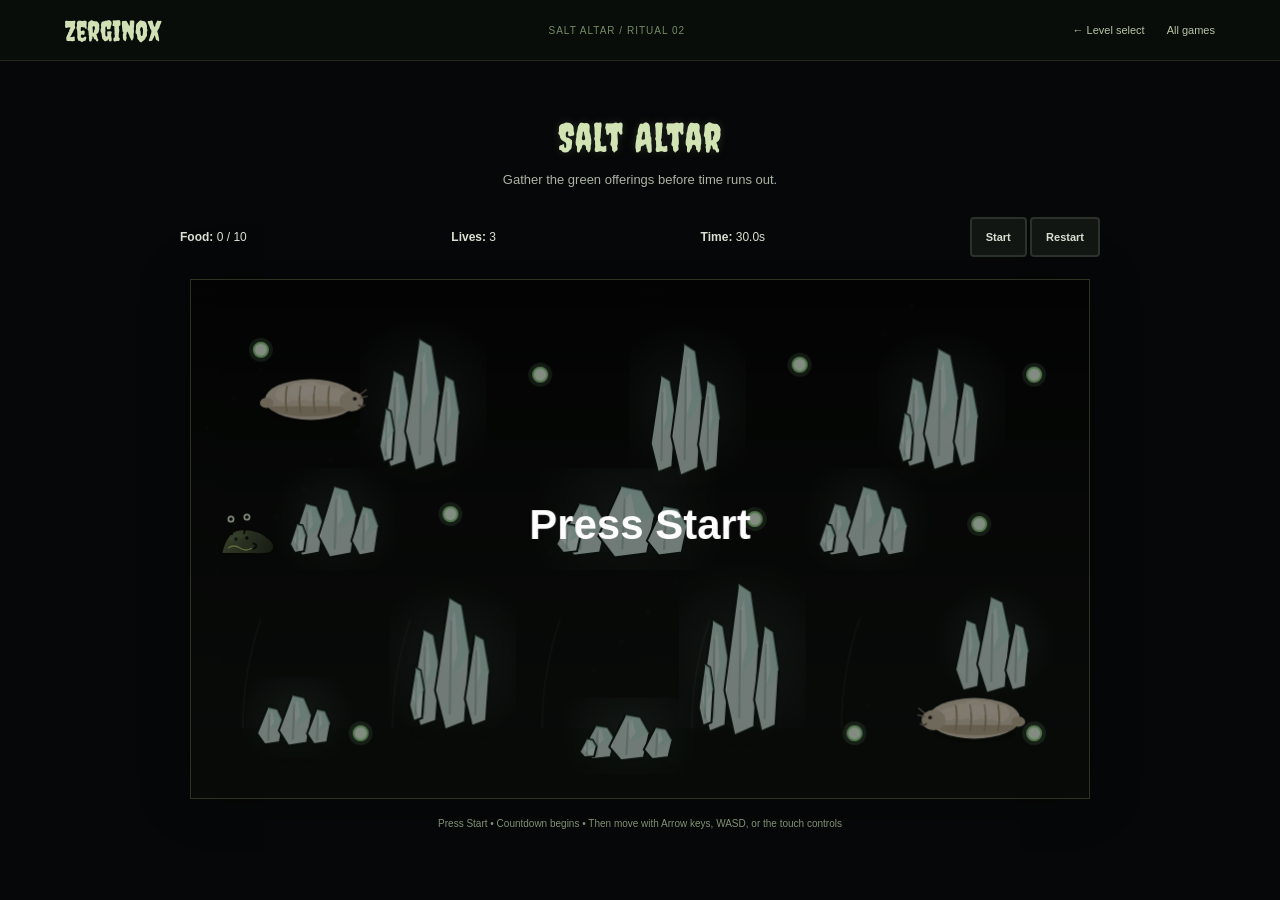
<file: games/salt-altar/level2.html>
<!DOCTYPE html>
<html lang="en">
<head>
  <meta charset="UTF-8" />
  <meta name="viewport" content="width=device-width, initial-scale=1.0" />
  <title>Salt Altar — Level 2 | Zerginox</title>
  <style>
    * { box-sizing: border-box; }

    body {
      margin: 0;
      font-family: Arial, sans-serif;
      background: #060708;
      color: #d7e0d2;
      display: flex;
      justify-content: center;
      align-items: center;
      min-height: 100vh;
    }

    .wrap {
      width: min(95vw, 920px);
      text-align: center;
      position: relative;
    }

    h1 {
      margin: 0 0 8px;
      font-size: 2rem;
      letter-spacing: 1px;
      color: #dbe7d1;
      text-shadow: 0 0 10px rgba(170, 205, 150, 0.18);
    }

    p {
      margin: 0 0 16px;
      color: #aab4a4;
    }

    canvas {
      width: 100%;
      max-width: 900px;
      height: auto;
      border: 4px solid #171b17;
      background: #0a0d0a;
      display: block;
      margin: 0 auto;
      image-rendering: pixelated;
      box-shadow: 0 0 28px rgba(0, 0, 0, 0.65);
    }

    .ui {
      display: flex;
      justify-content: space-between;
      gap: 12px;
      align-items: center;
      margin: 12px 0;
      flex-wrap: wrap;
    }

    button {
      border: 2px solid #2b312b;
      background: #121612;
      color: #d7e0d2;
      padding: 8px 14px;
      font-weight: bold;
      cursor: pointer;
    }

    button:disabled {
      opacity: 0.55;
      cursor: not-allowed;
    }

    .legend {
      font-size: 0.95rem;
      opacity: 0.9;
      color: #8f998b;
    }
  </style>
<link rel="icon" href="../../assets/favicon.svg" type="image/svg+xml"><link rel="stylesheet" href="portal.css"><script src="portal.js"></script>
</head>
<body class="salt-level">
<header class="portal-nav"><a class="portal-brand" href="../../">Zerginox</a><span class="portal-level">Salt Altar / Ritual 02</span><nav aria-label="Game navigation"><a href="index.html">← Level select</a><a href="../../#games">All games</a></nav></header>
  <div class="wrap">
    <h1>Salt Altar</h1>
    <p>Gather the green offerings before time runs out.</p>

    <div class="ui">
      <div><strong>Food:</strong> <span id="score">0</span> / <span id="total">0</span></div>
      <div><strong>Lives:</strong> <span id="lives">3</span></div>
      <div><strong>Time:</strong> <span id="timer">30.0</span>s</div>
      <div>
        <button id="startBtn">Start</button>
        <button id="restartBtn">Restart</button>
      </div>
    </div>

    <canvas id="game" width="900" height="520"></canvas>
<div class="touch-controls" role="group" aria-label="Touch movement controls"><button type="button" data-key="ArrowLeft" aria-label="Move left">←</button><div class="vertical-controls"><button type="button" data-key="ArrowUp" aria-label="Move up">↑</button><button type="button" data-key="ArrowDown" aria-label="Move down">↓</button></div><button type="button" data-key="ArrowRight" aria-label="Move right">→</button></div>

    <p class="legend">Press Start • Countdown begins • Then move with Arrow keys, WASD, or the touch controls</p>
  </div>

  <script>
    const canvas = document.getElementById('game');
    const ctx = canvas.getContext('2d');
    const scoreEl = document.getElementById('score');
    const totalEl = document.getElementById('total');
    const livesEl = document.getElementById('lives');
    const timerEl = document.getElementById('timer');
    const restartBtn = document.getElementById('restartBtn');
    const startBtn = document.getElementById('startBtn');

    const keys = {};
    const levelMusic = new Audio('Level_2.mp3');
    levelMusic.loop = true;
    levelMusic.preload = 'auto';

    const world = {
      width: canvas.width,
      height: canvas.height,
      score: 0,
      totalFood: 0,
      lives: 3,
      timeLimit: 30,
      timeLeft: 30,
      lastTime: 0,
      win: false,
      lose: false,
    };

    const slug = {
      x: 70,
      y: 260,
      w: 56,
      h: 32,
      speed: 2.6,
      facing: -1,
      wiggle: 0,
      hurtTimer: 0,
    };

    const enemySlugs = [
      {
        x: 785,
        y: 440,
        w: 96,
        h: 42,
        speed: 1.7,
        facing: -1,
        wiggle: 0,
        targetIndex: 0,
        scale: 0.85,
        waypoints: [
          { x: 785, y: 440 },
          { x: 580, y: 440 },
          { x: 580, y: 335 },
          { x: 800, y: 335 },
          { x: 800, y: 210 },
          { x: 610, y: 210 },
          { x: 610, y: 120 },
          { x: 780, y: 120 },
          { x: 780, y: 210 },
          { x: 800, y: 335 },
          { x: 785, y: 440 },
          { x: 455, y: 440 },
          { x: 455, y: 305 },
          { x: 280, y: 305 },
          { x: 280, y: 430 },
          { x: 120, y: 430 },
          { x: 120, y: 245 },
          { x: 280, y: 245 },
          { x: 280, y: 120 },
          { x: 120, y: 120 },
          { x: 120, y: 245 },
          { x: 455, y: 245 },
          { x: 455, y: 120 },
          { x: 610, y: 120 }
        ]
      },
      {
        x: 120,
        y: 120,
        w: 96,
        h: 42,
        speed: 1.55,
        facing: 1,
        wiggle: 0,
        targetIndex: 0,
        scale: 0.85,
        waypoints: [
          { x: 120, y: 120 },
          { x: 280, y: 120 },
          { x: 280, y: 245 },
          { x: 120, y: 245 },
          { x: 120, y: 430 },
          { x: 280, y: 430 },
          { x: 280, y: 305 },
          { x: 455, y: 305 },
          { x: 455, y: 120 },
          { x: 610, y: 120 },
          { x: 610, y: 210 },
          { x: 800, y: 210 },
          { x: 800, y: 335 },
          { x: 580, y: 335 },
          { x: 580, y: 440 },
          { x: 455, y: 440 }
        ]
      }
    ];

    const saltBlocks = [
      { x: 185, y: 55,  w: 95,  h: 130 },
      { x: 455, y: 60,  w: 85,  h: 130 },
      { x: 705, y: 65,  w: 95,  h: 120 },

      { x: 95,  y: 205, w: 105, h: 70 },
      { x: 360, y: 205, w: 155, h: 70 },
      { x: 625, y: 205, w: 105, h: 70 },

      { x: 215, y: 315, w: 95,  h: 130 },
      { x: 505, y: 300, w: 95,  h: 150 },
      { x: 760, y: 315, w: 90,  h: 95 },

      { x: 60,  y: 415, w: 90,  h: 50 },
      { x: 385, y: 435, w: 110, h: 45 }
    ];

    let foods = [];

    let gameStarted = false;
    let countdownActive = false;
    let countdownValue = 3;
    let winRedirectStarted = false;

    function clearKeys() {
      for (const key in keys) {
        delete keys[key];
      }
    }

    function makeFoods() {
      foods = [
        { x: 70,  y: 70,  r: 7, taken: false },
        { x: 350, y: 95,  r: 7, taken: false },
        { x: 610, y: 85,  r: 7, taken: false },
        { x: 845, y: 95,  r: 7, taken: false },
        { x: 260, y: 235, r: 7, taken: false },
        { x: 565, y: 240, r: 7, taken: false },
        { x: 790, y: 245, r: 7, taken: false },
        { x: 170, y: 455, r: 7, taken: false },
        { x: 665, y: 455, r: 7, taken: false },
        { x: 845, y: 455, r: 7, taken: false },
      ];
      world.totalFood = foods.length;
      totalEl.textContent = world.totalFood;
    }

    function updateUI() {
      scoreEl.textContent = world.score;
      livesEl.textContent = world.lives;
      timerEl.textContent = world.timeLeft.toFixed(1);
    }

    function clamp(v, min, max) {
      return Math.max(min, Math.min(max, v));
    }

    function rectsOverlap(a, b) {
      return a.x < b.x + b.w &&
             a.x + a.w > b.x &&
             a.y < b.y + b.h &&
             a.y + a.h > b.y;
    }

    function circleRectOverlap(circle, rect) {
      const closestX = clamp(circle.x, rect.x, rect.x + rect.w);
      const closestY = clamp(circle.y, rect.y, rect.y + rect.h);
      const dx = circle.x - closestX;
      const dy = circle.y - closestY;
      return (dx * dx + dy * dy) < (circle.r * circle.r);
    }

    function respawnSlug() {
      slug.x = 25;
      slug.y = 245;
      slug.facing = -1;
      slug.hurtTimer = 60;
      clearKeys();
    }

    function resetEnemySlug(enemy, resetX, resetY, resetFacing = -1) {
      enemy.x = resetX;
      enemy.y = resetY;
      enemy.facing = resetFacing;
      enemy.wiggle = 0;
      enemy.targetIndex = 1;
    }

    function resetCoreState() {
      levelMusic.pause();
      levelMusic.currentTime = 0;
      slug.x = 25;
      slug.y = 245;
      slug.facing = -1;
      slug.hurtTimer = 0;
      slug.wiggle = 0;

      resetEnemySlug(enemySlugs[0], 785, 440, -1);
      resetEnemySlug(enemySlugs[1], 120, 120, 1);

      world.score = 0;
      world.lives = 3;
      world.timeLeft = world.timeLimit;
      world.lastTime = performance.now();
      world.win = false;
      world.lose = false;

      gameStarted = false;
      countdownActive = false;
      countdownValue = 3;
      winRedirectStarted = false;

      clearKeys();
      makeFoods();
      updateUI();
    }

    function resetGame(showStart = true) {
      resetCoreState();
      startBtn.disabled = !showStart;
    }

    function beginWinReturn() {
      if (winRedirectStarted) return;
      winRedirectStarted = true;
      levelMusic.pause();
      levelMusic.currentTime = 0;

      window.SaltAltarHost.advance(3);

      setTimeout(() => {
        window.location.href = 'index.html';
      }, 2000);
    }

    function beginCountdown() {
      if (countdownActive || gameStarted) return;

      clearKeys();
      countdownActive = true;
      countdownValue = 3;
      startBtn.disabled = true;

      const countdownInterval = setInterval(() => {
        countdownValue--;

        if (countdownValue <= 0) {
          clearInterval(countdownInterval);
          countdownActive = false;
          gameStarted = true;
          world.lastTime = performance.now();
        }
      }, 1000);
    }

    function startFirstRun() {
      if (countdownActive || gameStarted) return;
      clearKeys();
      levelMusic.currentTime = 0;
      levelMusic.play().catch(() => {});
      beginCountdown();
    }

    function restartAfterFail() {
      clearKeys();
      resetGame(false);
      levelMusic.currentTime = 0;
      levelMusic.play().catch(() => {});
      beginCountdown();
    }

    function moveEnemySlug(enemy) {
      const target = enemy.waypoints[enemy.targetIndex];
      if (!target) return;

      const dx = target.x - enemy.x;
      const dy = target.y - enemy.y;
      const dist = Math.hypot(dx, dy);

      if (dist < enemy.speed + 0.5) {
        enemy.x = target.x;
        enemy.y = target.y;
        enemy.targetIndex = (enemy.targetIndex + 1) % enemy.waypoints.length;
        return;
      }

      const vx = (dx / dist) * enemy.speed;
      const vy = (dy / dist) * enemy.speed;

      enemy.x += vx;
      enemy.y += vy;

      if (vx < -0.05) enemy.facing = -1;
      if (vx > 0.05) enemy.facing = 1;

      enemy.wiggle += 0.14;
    }

    function hitByEnemy() {
      if (slug.hurtTimer > 0) return;

      world.lives -= 1;
      updateUI();
      respawnSlug();

      if (world.lives <= 0) {
        world.lose = true;
        clearKeys();
        levelMusic.pause();
        levelMusic.currentTime = 0;
      }
    }

    function getEnemyHitbox(enemy) {
      return {
        x: enemy.x - 40,
        y: enemy.y - 18,
        w: 80,
        h: 36
      };
    }

    function update() {
      if (world.win || world.lose) return;
      if (!gameStarted) return;

      const now = performance.now();
      const dt = (now - world.lastTime) / 1000;
      world.lastTime = now;

      world.timeLeft = Math.max(0, world.timeLeft - dt);
      timerEl.textContent = world.timeLeft.toFixed(1);

      if (world.timeLeft <= 0) {
        world.lose = true;
        clearKeys();
        levelMusic.pause();
        levelMusic.currentTime = 0;
        return;
      }

      let dx = 0;
      let dy = 0;

      if (keys['arrowleft'] || keys['a']) {
        dx -= slug.speed;
        slug.facing = -1;
      }
      if (keys['arrowright'] || keys['d']) {
        dx += slug.speed;
        slug.facing = 1;
      }
      if (keys['arrowup'] || keys['w']) dy -= slug.speed;
      if (keys['arrowdown'] || keys['s']) dy += slug.speed;

      const nextX = clamp(slug.x + dx, 0, world.width - slug.w);
      const nextY = clamp(slug.y + dy, 0, world.height - slug.h);
      const nextSlug = { x: nextX, y: nextY, w: slug.w, h: slug.h };

      let hitSalt = false;
      for (const block of saltBlocks) {
        if (rectsOverlap(nextSlug, block)) {
          hitSalt = true;
          break;
        }
      }

      if (!hitSalt) {
        slug.x = nextX;
        slug.y = nextY;
      } else if (slug.hurtTimer <= 0) {
        world.lives -= 1;
        updateUI();
        respawnSlug();
        if (world.lives <= 0) {
          world.lose = true;
          clearKeys();
          levelMusic.pause();
          levelMusic.currentTime = 0;
        }
      }

      for (const enemy of enemySlugs) {
        moveEnemySlug(enemy);
      }

      const slugHitbox = {
        x: slug.x + 6,
        y: slug.y + 6,
        w: slug.w - 12,
        h: slug.h - 8
      };

      for (const enemy of enemySlugs) {
        const enemyHitbox = getEnemyHitbox(enemy);
        if (rectsOverlap(slugHitbox, enemyHitbox)) {
          hitByEnemy();
          break;
        }
      }

      slug.wiggle += 0.18;
      if (slug.hurtTimer > 0) slug.hurtTimer--;

      const mouth = {
        x: slug.x + slug.w * 0.72,
        y: slug.y + slug.h * 0.48,
        r: 12,
      };

      const pickupZone = {
        x: slug.x + 10,
        y: slug.y + 6,
        w: slug.w - 8,
        h: slug.h - 4,
      };

      for (const food of foods) {
        if (
          !food.taken &&
          (
            circleRectOverlap(food, {
              x: mouth.x - 13,
              y: mouth.y - 13,
              w: 26,
              h: 26
            }) ||
            circleRectOverlap(food, pickupZone)
          )
        ) {
          food.taken = true;
          world.score += 1;
          updateUI();
        }
      }

      if (world.score === world.totalFood) {
        world.win = true;
        clearKeys();
        beginWinReturn();
      }
    }

    function drawBackground() {
      const bg = ctx.createLinearGradient(0, 0, 0, canvas.height);
      bg.addColorStop(0, '#050605');
      bg.addColorStop(1, '#111612');
      ctx.fillStyle = bg;
      ctx.fillRect(0, 0, canvas.width, canvas.height);

      for (let i = 0; i < 40; i++) {
        const x = (i * 97) % canvas.width;
        const y = (i * 61) % canvas.height;
        ctx.fillStyle = i % 3 === 0 ? 'rgba(180, 220, 170, 0.035)' : 'rgba(255,255,255,0.02)';
        ctx.beginPath();
        ctx.arc(x, y, 1 + (i % 3), 0, Math.PI * 2);
        ctx.fill();
      }

      ctx.strokeStyle = 'rgba(70, 95, 70, 0.18)';
      ctx.lineWidth = 2;
      for (let x = 60; x < canvas.width; x += 150) {
        ctx.beginPath();
        ctx.moveTo(x, canvas.height);
        ctx.quadraticCurveTo(x - 20, canvas.height - 90, x + 10, canvas.height - 180);
        ctx.stroke();
      }

      ctx.fillStyle = 'rgba(12, 18, 12, 0.85)';
      ctx.fillRect(0, canvas.height - 70, canvas.width, 70);
    }

    function drawSaltBlock(block) {
      const x = block.x;
      const y = block.y;
      const w = block.w;
      const h = block.h;

      const glow = ctx.createRadialGradient(
        x + w / 2, y + h / 2, 6,
        x + w / 2, y + h / 2, Math.max(w, h) * 0.65
      );
      glow.addColorStop(0, 'rgba(200,245,230,0.10)');
      glow.addColorStop(1, 'rgba(200,245,230,0)');
      ctx.fillStyle = glow;
      ctx.fillRect(x - 16, y - 16, w + 32, h + 32);

      ctx.fillStyle = 'rgba(15,18,15,0.45)';
      ctx.beginPath();
      ctx.ellipse(x + w * 0.48, y + h + 8, w * 0.42, 10, 0, 0, Math.PI * 2);
      ctx.fill();

      const shards = [
        { cx: x + w * 0.22, cy: y + h * 0.62, sw: w * 0.34, sh: h * 0.72 },
        { cx: x + w * 0.50, cy: y + h * 0.50, sw: w * 0.42, sh: h * 0.98 },
        { cx: x + w * 0.76, cy: y + h * 0.64, sw: w * 0.30, sh: h * 0.68 }
      ];

      if (w > 90) {
        shards.push({ cx: x + w * 0.12, cy: y + h * 0.76, sw: w * 0.18, sh: h * 0.40 });
      }

      for (const shard of shards) {
        const sx = shard.cx;
        const sy = shard.cy;
        const sw = shard.sw;
        const sh = shard.sh;

        const poly = [
          { x: sx - sw * 0.45, y: sy + sh * 0.25 },
          { x: sx - sw * 0.10, y: sy - sh * 0.48 },
          { x: sx + sw * 0.22, y: sy - sh * 0.42 },
          { x: sx + sw * 0.42, y: sy - sh * 0.05 },
          { x: sx + sw * 0.30, y: sy + sh * 0.50 },
          { x: sx - sw * 0.20, y: sy + sh * 0.56 }
        ];

        ctx.fillStyle = 'rgba(235,255,248,0.85)';
        ctx.strokeStyle = '#0f1912';
        ctx.lineWidth = 2;
        ctx.beginPath();
        ctx.moveTo(poly[0].x, poly[0].y);
        for (let i = 1; i < poly.length; i++) {
          ctx.lineTo(poly[i].x, poly[i].y);
        }
        ctx.closePath();
        ctx.fill();
        ctx.stroke();

        ctx.fillStyle = 'rgba(175,225,210,0.55)';
        ctx.beginPath();
        ctx.moveTo(poly[1].x, poly[1].y);
        ctx.lineTo(poly[2].x, poly[2].y);
        ctx.lineTo(poly[3].x, poly[3].y);
        ctx.lineTo(sx + sw * 0.05, sy + sh * 0.12);
        ctx.closePath();
        ctx.fill();

        ctx.fillStyle = 'rgba(255,255,255,0.45)';
        ctx.beginPath();
        ctx.moveTo(sx - sw * 0.06, sy - sh * 0.28);
        ctx.lineTo(sx + sw * 0.05, sy - sh * 0.38);
        ctx.lineTo(sx + sw * 0.12, sy - sh * 0.06);
        ctx.lineTo(sx + sw * 0.00, sy + sh * 0.08);
        ctx.closePath();
        ctx.fill();

        ctx.strokeStyle = 'rgba(120,160,145,0.45)';
        ctx.lineWidth = 2;
        ctx.beginPath();
        ctx.moveTo(sx - sw * 0.04, sy - sh * 0.30);
        ctx.lineTo(sx - sw * 0.08, sy + sh * 0.44);
        ctx.stroke();
      }
    }

    function drawFood(food) {
      if (food.taken) return;

      ctx.beginPath();
      ctx.fillStyle = '#f7fff5';
      ctx.arc(food.x, food.y, food.r, 0, Math.PI * 2);
      ctx.fill();

      ctx.strokeStyle = '#97d48a';
      ctx.lineWidth = 2;
      ctx.stroke();

      ctx.beginPath();
      ctx.fillStyle = 'rgba(180, 255, 180, 0.16)';
      ctx.arc(food.x, food.y, food.r + 5, 0, Math.PI * 2);
      ctx.fill();
    }

    function drawSlugBody(baseA, baseB, hurtFlash) {
      const bodyGrad = ctx.createLinearGradient(0, 0, slug.w, slug.h);
      bodyGrad.addColorStop(0, hurtFlash ? '#6f7b58' : baseA);
      bodyGrad.addColorStop(1, hurtFlash ? '#303926' : baseB);
      ctx.fillStyle = bodyGrad;

      ctx.beginPath();
      ctx.moveTo(5, slug.h - 1);
      ctx.quadraticCurveTo(10, 4, 28, 5);
      ctx.quadraticCurveTo(44, 5, 55, 16);
      ctx.quadraticCurveTo(61, 22, 56, 28);
      ctx.quadraticCurveTo(51, 31, 36, 30);
      ctx.lineTo(10, 30);
      ctx.quadraticCurveTo(2, 29, 5, slug.h - 1);
      ctx.fill();

      ctx.strokeStyle = '#0a0d08';
      ctx.lineWidth = 2;
      ctx.stroke();

      ctx.strokeStyle = '#0a0d08';
      ctx.lineWidth = 2;
      ctx.beginPath();
      ctx.moveTo(16, 11);
      ctx.lineTo(15, -5);
      ctx.moveTo(28, 10);
      ctx.lineTo(31, -7);
      ctx.stroke();

      ctx.fillStyle = '#e9f7df';
      ctx.beginPath();
      ctx.arc(15, -5, 3.5, 0, Math.PI * 2);
      ctx.arc(31, -7, 3.5, 0, Math.PI * 2);
      ctx.fill();

      ctx.fillStyle = '#0a0d08';
      ctx.beginPath();
      ctx.arc(15, -5, 1.8, 0, Math.PI * 2);
      ctx.arc(31, -7, 1.8, 0, Math.PI * 2);
      ctx.fill();

      ctx.beginPath();
      ctx.arc(20, 15, 1.7, 0, Math.PI * 2);
      ctx.arc(31, 14, 1.7, 0, Math.PI * 2);
      ctx.fill();

      ctx.strokeStyle = '#10150c';
      ctx.lineWidth = 2;
      ctx.beginPath();
      ctx.moveTo(37, 19);
      ctx.quadraticCurveTo(44, 22, 37, 25);
      ctx.stroke();

      ctx.strokeStyle = '#a9c56d';
      ctx.lineWidth = 1.5;
      ctx.beginPath();
      ctx.moveTo(12, 24);
      ctx.quadraticCurveTo(18, 20, 24, 24);
      ctx.quadraticCurveTo(30, 28, 36, 24);
      ctx.stroke();

      ctx.fillStyle = 'rgba(210, 255, 210, 0.08)';
      ctx.beginPath();
      ctx.ellipse(22, 12, 10, 4, -0.3, 0, Math.PI * 2);
      ctx.fill();
    }

    function drawDefaultSlug() {
      const isHurtFlash = slug.hurtTimer > 0 && Math.floor(slug.hurtTimer / 5) % 2 === 0;
      drawSlugBody('#6e7f56', '#2b3323', isHurtFlash);
    }

    function drawEnemySlugBody() {
      ctx.fillStyle = 'rgba(0,0,0,0.18)';
      ctx.beginPath();
      ctx.ellipse(0, 18, 48, 10, 0, 0, Math.PI * 2);
      ctx.fill();

      ctx.fillStyle = '#d8cfb8';
      ctx.beginPath();
      ctx.ellipse(0, 0, 54, 24, 0, 0, Math.PI * 2);
      ctx.fill();

      ctx.fillStyle = '#b9ab8e';
      ctx.beginPath();
      ctx.ellipse(-2, 8, 48, 12, 0, 0, Math.PI);
      ctx.fill();

      const humps = [
        { x: -30, y: -6, w: 12, h: 10 },
        { x: -15, y: -9, w: 13, h: 11 },
        { x: 0,   y: -10, w: 14, h: 12 },
        { x: 16,  y: -8, w: 12, h: 10 },
        { x: 30,  y: -5, w: 10, h: 8 }
      ];

      ctx.fillStyle = '#e6dcc7';
      for (const h of humps) {
        ctx.beginPath();
        ctx.ellipse(h.x, h.y, h.w, h.h, 0, 0, Math.PI * 2);
        ctx.fill();
      }

      ctx.strokeStyle = '#a99674';
      ctx.lineWidth = 2;
      const segmentXs = [-28, -12, 5, 22];
      for (const sx of segmentXs) {
        ctx.beginPath();
        ctx.moveTo(sx, -16);
        ctx.quadraticCurveTo(sx - 3, 0, sx, 15);
        ctx.stroke();
      }

      ctx.fillStyle = '#c9bea6';
      ctx.beginPath();
      ctx.ellipse(48, 2, 14, 12, 0, 0, Math.PI * 2);
      ctx.fill();

      ctx.strokeStyle = '#6d6250';
      ctx.lineWidth = 2;
      ctx.beginPath();
      ctx.moveTo(56, 6);
      ctx.quadraticCurveTo(60, 10, 64, 6);
      ctx.stroke();

      ctx.fillStyle = '#2e2a24';
      ctx.beginPath();
      ctx.arc(52, -1, 2.2, 0, Math.PI * 2);
      ctx.fill();

      ctx.strokeStyle = '#8d7f67';
      ctx.lineWidth = 1.5;
      ctx.beginPath();
      ctx.moveTo(58, -6);
      ctx.lineTo(66, -12);
      ctx.stroke();

      ctx.beginPath();
      ctx.moveTo(58, -2);
      ctx.lineTo(67, -4);
      ctx.stroke();

      ctx.fillStyle = '#c4b89d';
      ctx.beginPath();
      ctx.ellipse(-52, 4, 8, 6, 0, 0, Math.PI * 2);
      ctx.fill();

      ctx.fillStyle = 'rgba(255,255,255,0.18)';
      ctx.beginPath();
      ctx.ellipse(-8, -10, 18, 6, -0.1, 0, Math.PI * 2);
      ctx.fill();
    }

    function drawSlug() {
      const bob = Math.sin(slug.wiggle) * 2;
      const isHurtFlash = slug.hurtTimer > 0 && Math.floor(slug.hurtTimer / 5) % 2 === 0;

      ctx.save();
      ctx.translate(slug.x + slug.w / 2, slug.y + slug.h / 2 + bob);

      if (slug.facing === 1) {
        ctx.scale(-1, 1);
      }

      ctx.translate(-slug.w / 2, -slug.h / 2);

      if (isHurtFlash) {
        ctx.globalAlpha = 0.65;
      }

      drawDefaultSlug();
      ctx.restore();
    }

    function drawEnemySlug(enemy) {
      const bob = Math.sin(enemy.wiggle) * 2;

      ctx.save();
      ctx.translate(enemy.x, enemy.y + bob);

      if (enemy.facing === -1) {
        ctx.scale(-1, 1);
      }

      ctx.scale(enemy.scale, enemy.scale);
      drawEnemySlugBody();
      ctx.restore();
    }

    function drawMessage() {
      if (!world.win && !world.lose && !countdownActive && gameStarted) return;

      ctx.fillStyle = 'rgba(0,0,0,0.45)';
      ctx.fillRect(0, 0, canvas.width, canvas.height);

      ctx.fillStyle = 'white';
      ctx.textAlign = 'center';

      if (countdownActive) {
        ctx.font = 'bold 80px Arial';
        ctx.fillText(String(countdownValue), canvas.width / 2, canvas.height / 2);
      } else if (!gameStarted) {
        ctx.font = 'bold 42px Arial';
        ctx.fillText('Press Start', canvas.width / 2, canvas.height / 2);
      } else if (world.win) {
        ctx.font = 'bold 42px Arial';
        ctx.fillText('Offering Accepted!', canvas.width / 2, canvas.height / 2 - 10);

        ctx.font = '24px Arial';
        ctx.fillText('Returning to altar...', canvas.width / 2, canvas.height / 2 + 35);
      } else if (world.lose) {
        ctx.font = 'bold 42px Arial';
        ctx.fillText('The ritual failed.', canvas.width / 2, canvas.height / 2 - 10);

        ctx.font = '24px Arial';
        ctx.fillText('Press Restart to play again', canvas.width / 2, canvas.height / 2 + 35);
      }

      ctx.textAlign = 'left';
    }

    function draw() {
      drawBackground();
      for (const block of saltBlocks) drawSaltBlock(block);
      for (const food of foods) drawFood(food);
      for (const enemy of enemySlugs) drawEnemySlug(enemy);
      drawSlug();
      drawMessage();
    }

    function loop() {
      update();
      draw();
      requestAnimationFrame(loop);
    }

    window.addEventListener('keydown', (e) => {
      const key = e.key.toLowerCase();
      if (['arrowleft', 'arrowright', 'arrowup', 'arrowdown', 'w', 'a', 's', 'd'].includes(key)) {
        e.preventDefault();
        keys[key] = true;
      }
    });

    window.addEventListener('keyup', (e) => {
      const key = e.key.toLowerCase();
      if (['arrowleft', 'arrowright', 'arrowup', 'arrowdown', 'w', 'a', 's', 'd'].includes(key)) {
        e.preventDefault();
        keys[key] = false;
      }
    });

    window.addEventListener('blur', clearKeys);

    startBtn.addEventListener('click', startFirstRun);
    restartBtn.addEventListener('click', restartAfterFail);

    resetGame(true);
    loop();
  </script>
</body>
</html>
</file>
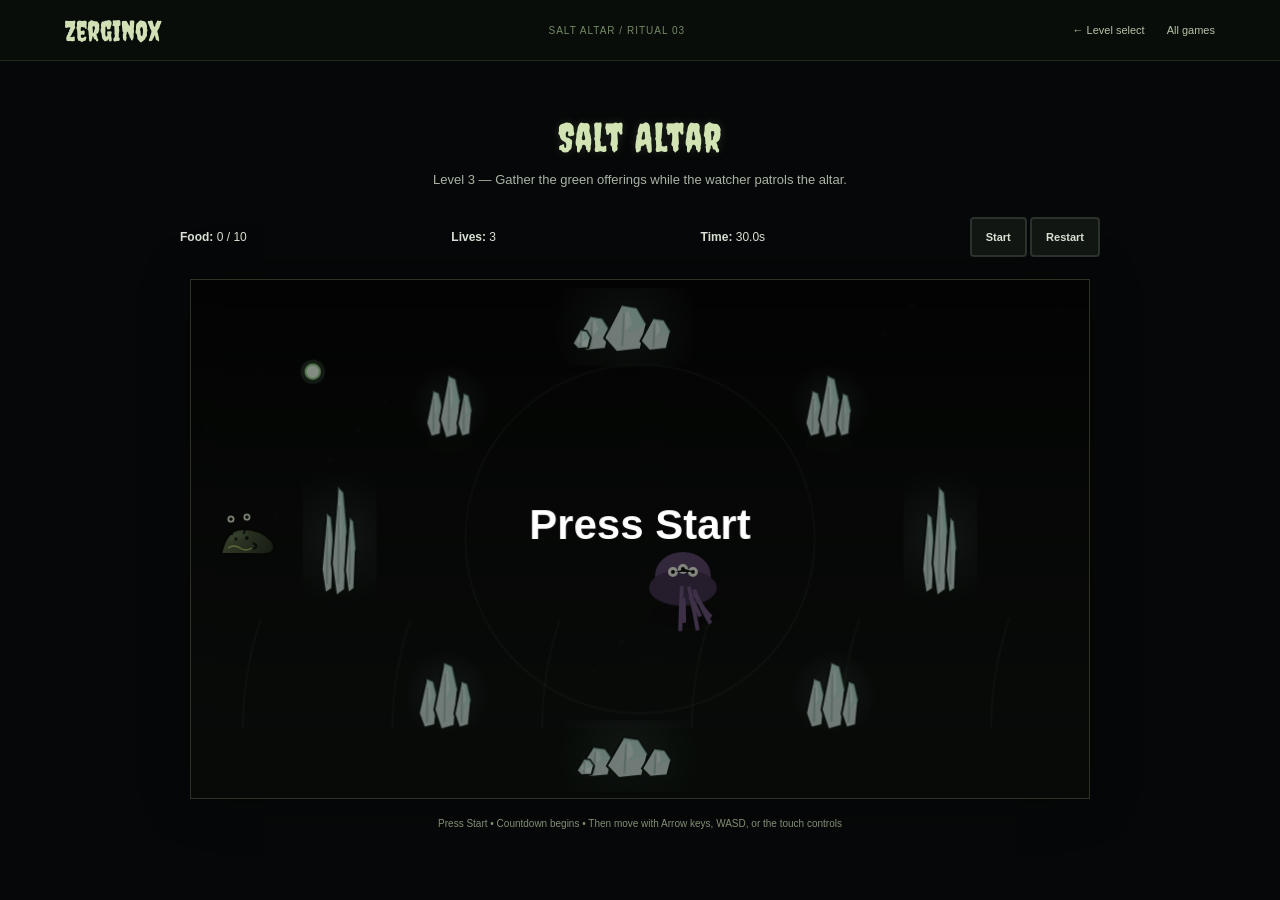
<file: games/salt-altar/level3.html>
<!DOCTYPE html>
<html lang="en">
<head>
  <meta charset="UTF-8" />
  <meta name="viewport" content="width=device-width, initial-scale=1.0" />
  <title>Salt Altar — Level 3 | Zerginox</title>
  <style>
    * { box-sizing: border-box; }

    body {
      margin: 0;
      font-family: Arial, sans-serif;
      background: #060708;
      color: #d7e0d2;
      display: flex;
      justify-content: center;
      align-items: center;
      min-height: 100vh;
    }

    .wrap {
      width: min(95vw, 920px);
      text-align: center;
      position: relative;
    }

    h1 {
      margin: 0 0 8px;
      font-size: 2rem;
      letter-spacing: 1px;
      color: #dbe7d1;
      text-shadow: 0 0 10px rgba(170, 205, 150, 0.18);
    }

    p {
      margin: 0 0 16px;
      color: #aab4a4;
    }

    canvas {
      width: 100%;
      max-width: 900px;
      height: auto;
      border: 4px solid #171b17;
      background: #0a0d0a;
      display: block;
      margin: 0 auto;
      image-rendering: pixelated;
      box-shadow: 0 0 28px rgba(0, 0, 0, 0.65);
    }

    .ui {
      display: flex;
      justify-content: space-between;
      gap: 12px;
      align-items: center;
      margin: 12px 0;
      flex-wrap: wrap;
    }

    button {
      border: 2px solid #2b312b;
      background: #121612;
      color: #d7e0d2;
      padding: 8px 14px;
      font-weight: bold;
      cursor: pointer;
    }

    button:disabled {
      opacity: 0.55;
      cursor: not-allowed;
    }

    .legend {
      font-size: 0.95rem;
      opacity: 0.9;
      color: #8f998b;
    }
  </style>
<link rel="icon" href="../../assets/favicon.svg" type="image/svg+xml"><link rel="stylesheet" href="portal.css"><script src="portal.js"></script>
</head>
<body class="salt-level">
<header class="portal-nav"><a class="portal-brand" href="../../">Zerginox</a><span class="portal-level">Salt Altar / Ritual 03</span><nav aria-label="Game navigation"><a href="index.html">← Level select</a><a href="../../#games">All games</a></nav></header>
  <div class="wrap">
    <h1>Salt Altar</h1>
    <p>Level 3 — Gather the green offerings while the watcher patrols the altar.</p>

    <div class="ui">
      <div><strong>Food:</strong> <span id="score">0</span> / <span id="total">0</span></div>
      <div><strong>Lives:</strong> <span id="lives">3</span></div>
      <div><strong>Time:</strong> <span id="timer">30.0</span>s</div>
      <div>
        <button id="startBtn">Start</button>
        <button id="restartBtn">Restart</button>
      </div>
    </div>

    <canvas id="game" width="900" height="520"></canvas>
<div class="touch-controls" role="group" aria-label="Touch movement controls"><button type="button" data-key="ArrowLeft" aria-label="Move left">←</button><div class="vertical-controls"><button type="button" data-key="ArrowUp" aria-label="Move up">↑</button><button type="button" data-key="ArrowDown" aria-label="Move down">↓</button></div><button type="button" data-key="ArrowRight" aria-label="Move right">→</button></div>

    <p class="legend">Press Start • Countdown begins • Then move with Arrow keys, WASD, or the touch controls</p>
  </div>

  <script>
    const canvas = document.getElementById('game');
    const ctx = canvas.getContext('2d');
    const scoreEl = document.getElementById('score');
    const totalEl = document.getElementById('total');
    const livesEl = document.getElementById('lives');
    const timerEl = document.getElementById('timer');
    const restartBtn = document.getElementById('restartBtn');
    const startBtn = document.getElementById('startBtn');

    const keys = {};
    const levelMusic = new Audio("Level_3.mp3");

    const world = {
      width: canvas.width,
      height: canvas.height,
      score: 0,
      totalFood: 0,
      lives: 3,
      timeLimit: 30,
      timeLeft: 30,
      lastTime: 0,
      win: false,
      lose: false,
    };

    const slug = {
      x: 70,
      y: 260,
      w: 56,
      h: 32,
      speed: 2.6,
      facing: -1,
      wiggle: 0,
      hurtTimer: 0,
    };

    const enemy = {
      x: 450,
      y: 260,
      w: 86,
      h: 86,
      vx: 0,
      vy: -2.9,
      speed: 2.9,
      state: 'move',
      stateTimer: 0,
      moveDuration: 2800,
      pauseDuration: 600,
      teleportDuration: 600,
      directionIndex: 0,
      directions: [
        { x: 0, y: -1 },
        { x: 1, y: 0 },
        { x: 0, y: 1 },
        { x: -1, y: 0 }
      ],
      wiggle: 0,
      hitFlash: 0,
      visible: true,
      alpha: 1,
      lastSafeX: 450,
      lastSafeY: 260,
    };

    const camperWatch = {
      anchorX: slug.x,
      anchorY: slug.y,
      dwellStart: 0,
      threshold: 800,
      radius: 42,
      active: false,
    };

    const saltBlocks = [
      { x: 378, y: 24,  w: 116, h: 46 },
      { x: 612, y: 94,  w: 56,  h: 62 },
      { x: 730, y: 204, w: 42,  h: 108 },
      { x: 612, y: 382, w: 64,  h: 66 },
      { x: 382, y: 458, w: 112, h: 40 },
      { x: 224, y: 382, w: 64,  h: 66 },
      { x: 128, y: 204, w: 42,  h: 108 },
      { x: 232, y: 94,  w: 56,  h: 62 }
    ];

    let foods = [];
    let cursedFood = [];

    let gameStarted = false;
    let countdownActive = false;
    let countdownValue = 3;
    let winRedirectStarted = false;

    function clearKeys() {
      for (const key in keys) delete keys[key];
    }

    function makeFoods() {
      const now = performance.now();
      foods = [
        { x: 122, y: 92,  r: 7, taken: false, active: true,  interval: 0,    phase: 0 },
        { x: 776, y: 96,  r: 7, taken: false, active: false, interval: 2200, phase: now + 300 },
        { x: 112, y: 438, r: 7, taken: false, active: false, interval: 2500, phase: now + 700 },
        { x: 788, y: 436, r: 7, taken: false, active: false, interval: 2800, phase: now + 1100 },
        { x: 450, y: 108, r: 7, taken: false, active: false, interval: 2100, phase: now + 1400 },
        { x: 450, y: 414, r: 7, taken: false, active: false, interval: 2600, phase: now + 1800 },
        { x: 250, y: 260, r: 7, taken: false, active: false, interval: 2400, phase: now + 2200 },
        { x: 652, y: 260, r: 7, taken: false, active: false, interval: 2300, phase: now + 2600 },
        { x: 364, y: 260, r: 7, taken: false, active: false, interval: 2000, phase: now + 3000 },
        { x: 536, y: 260, r: 7, taken: false, active: false, interval: 2700, phase: now + 3400 }
      ];
      cursedFood = [];
      world.totalFood = foods.length;
      totalEl.textContent = world.totalFood;
    }

    function updateUI() {
      scoreEl.textContent = world.score;
      livesEl.textContent = world.lives;
      timerEl.textContent = world.timeLeft.toFixed(1);
    }

    function clamp(v, min, max) {
      return Math.max(min, Math.min(max, v));
    }

    function rectsOverlap(a, b) {
      return a.x < b.x + b.w &&
             a.x + a.w > b.x &&
             a.y < b.y + b.h &&
             a.y + a.h > b.y;
    }

    function circleRectOverlap(circle, rect) {
      const closestX = clamp(circle.x, rect.x, rect.x + rect.w);
      const closestY = clamp(circle.y, rect.y, rect.y + rect.h);
      const dx = circle.x - closestX;
      const dy = circle.y - closestY;
      return (dx * dx + dy * dy) < (circle.r * circle.r);
    }

    function respawnSlug() {
      slug.x = 25;
      slug.y = 245;
      slug.facing = -1;
      slug.hurtTimer = 60;
      clearKeys();
    }

    function resetEnemy() {
      enemy.x = 450;
      enemy.y = 260;
      enemy.lastSafeX = 450;
      enemy.lastSafeY = 260;
      enemy.directionIndex = 0;
      enemy.vx = 0;
      enemy.vy = -enemy.speed;
      enemy.state = 'move';
      enemy.stateTimer = performance.now();
      enemy.wiggle = 0;
      enemy.hitFlash = 0;
      enemy.visible = true;
      enemy.alpha = 1;
    }

    function resetCoreState() {
      levelMusic.pause();
      levelMusic.currentTime = 0;
      slug.x = 25;
      slug.y = 245;
      slug.facing = -1;
      slug.hurtTimer = 0;
      slug.wiggle = 0;

      resetEnemy();

      camperWatch.anchorX = slug.x;
      camperWatch.anchorY = slug.y;
      camperWatch.dwellStart = performance.now();
      camperWatch.active = false;

      world.score = 0;
      world.lives = 3;
      world.timeLeft = world.timeLimit;
      world.lastTime = performance.now();
      world.win = false;
      world.lose = false;

      gameStarted = false;
      countdownActive = false;
      countdownValue = 3;
      winRedirectStarted = false;

      clearKeys();
      makeFoods();
      updateUI();
    }

    function resetGame(showStart = true) {
      resetCoreState();
      startBtn.disabled = !showStart;
    }

    function beginWinReturn() {
      if (winRedirectStarted) return;
      winRedirectStarted = true;
      levelMusic.pause();
      levelMusic.currentTime = 0;

      window.SaltAltarHost.advance(4);

      setTimeout(() => {
        window.location.href = 'index.html';
      }, 2000);
    }

    function beginCountdown() {
      if (countdownActive || gameStarted) return;

      clearKeys();
      countdownActive = true;
      countdownValue = 3;
      startBtn.disabled = true;

      const countdownInterval = setInterval(() => {
        countdownValue--;
        if (countdownValue <= 0) {
          clearInterval(countdownInterval);
          countdownActive = false;
          gameStarted = true;
          world.lastTime = performance.now();
          enemy.stateTimer = performance.now();
        }
      }, 1000);
    }

    function startFirstRun() {
      if (countdownActive || gameStarted) return;
      clearKeys();
      levelMusic.currentTime = 0;
      levelMusic.play().catch(() => {});
      beginCountdown();
    }

    function restartAfterFail() {
      clearKeys();
      resetGame(false);
      levelMusic.currentTime = 0;
      levelMusic.play().catch(() => {});
      beginCountdown();
    }

    function chooseEnemyDirection() {
      const dirs = [0, 1, 2, 3];
      enemy.directionIndex = dirs[Math.floor(Math.random() * dirs.length)];
      enemy.vx = enemy.directions[enemy.directionIndex].x * enemy.speed;
      enemy.vy = enemy.directions[enemy.directionIndex].y * enemy.speed;
    }

    function getSlugQuadrantSpots() {
      const centerX = slug.x + slug.w / 2;
      const centerY = slug.y + slug.h / 2;
      const left = centerX < world.width / 2;
      const top = centerY < world.height / 2;

      if (left && top) {
        return [
          { x: 120, y: 90 },
          { x: 275, y: 160 },
          { x: 430, y: 90 },
          { x: 120, y: 240 }
        ];
      }
      if (!left && top) {
        return [
          { x: 730, y: 90 },
          { x: 605, y: 160 },
          { x: 430, y: 90 },
          { x: 730, y: 240 }
        ];
      }
      if (left && !top) {
        return [
          { x: 110, y: 390 },
          { x: 275, y: 315 },
          { x: 430, y: 390 },
          { x: 120, y: 240 }
        ];
      }
      return [
        { x: 730, y: 390 },
        { x: 605, y: 315 },
        { x: 430, y: 390 },
        { x: 730, y: 240 }
      ];
    }

    function teleportEnemy() {
      const defaultSpots = [
        { x: 120, y: 90 },
        { x: 730, y: 90 },
        { x: 110, y: 390 },
        { x: 730, y: 390 },
        { x: 430, y: 90 },
        { x: 430, y: 390 },
        { x: 120, y: 240 },
        { x: 730, y: 240 },
        { x: 430, y: 240 },
        { x: 275, y: 160 },
        { x: 605, y: 160 },
        { x: 275, y: 315 },
        { x: 605, y: 315 }
      ];

      const spots = camperWatch.active ? [...getSlugQuadrantSpots(), ...defaultSpots] : defaultSpots;

      for (let tries = 0; tries < 30; tries++) {
        const pick = spots[Math.floor(Math.random() * Math.min(spots.length, camperWatch.active ? 6 : spots.length))];
        const next = { x: pick.x, y: pick.y, w: enemy.w, h: enemy.h };
        if (
          next.x >= 20 && next.x + next.w <= world.width - 20 &&
          next.y >= 20 && next.y + next.h <= world.height - 20
        ) {
          enemy.x = pick.x;
          enemy.y = pick.y;
          enemy.lastSafeX = pick.x;
          enemy.lastSafeY = pick.y;
          break;
        }
      }
    }

    function updateEnemy(now) {
      if (enemy.hitFlash > 0) enemy.hitFlash--;

      if (enemy.state === 'teleport') {
        const elapsed = now - enemy.stateTimer;
        enemy.visible = false;
        enemy.alpha = 0;
        if (elapsed >= enemy.teleportDuration) {
          teleportEnemy();
          chooseEnemyDirection();
          enemy.state = 'move';
          enemy.stateTimer = now;
          enemy.visible = true;
          enemy.alpha = 1;
        }
        enemy.wiggle += 0.07;
        return;
      }

      if (enemy.state === 'pause') {
        const elapsed = now - enemy.stateTimer;
        enemy.visible = true;
        enemy.alpha = 0.55 + Math.sin(now / 90) * 0.08;
        if (elapsed >= enemy.pauseDuration) {
          enemy.state = 'teleport';
          enemy.stateTimer = now;
          enemy.alpha = 0;
          enemy.visible = false;
        }
        enemy.wiggle += 0.06;
        return;
      }

      enemy.visible = true;
      enemy.alpha = 1;

      const next = {
        x: enemy.x + enemy.vx,
        y: enemy.y + enemy.vy,
        w: enemy.w,
        h: enemy.h
      };

            if (
        next.x < 20 || next.x + next.w > world.width - 20 ||
        next.y < 20 || next.y + next.h > world.height - 20 ||
        now - enemy.stateTimer >= enemy.moveDuration
      ) {
        enemy.state = 'pause';
        enemy.stateTimer = now;
        return;
      }

      enemy.x = next.x;
      enemy.y = next.y;
      enemy.lastSafeX = enemy.x;
      enemy.lastSafeY = enemy.y;
      enemy.wiggle += 0.18;
    }

    function getEnemyHitbox() {
      return {
        x: enemy.x + 14,
        y: enemy.y + 16,
        w: enemy.w - 28,
        h: enemy.h - 30
      };
    }

    function loseLifeAndRespawn(now) {
      world.lives -= 1;
      updateUI();
      respawnSlug();
      camperWatch.anchorX = slug.x;
      camperWatch.anchorY = slug.y;
      camperWatch.dwellStart = now;
      camperWatch.active = false;
      if (world.lives <= 0) {
        world.lose = true;
        clearKeys();
        levelMusic.pause();
        levelMusic.currentTime = 0;
      }
    }

    function hitByEnemy() {
      if (slug.hurtTimer > 0) return;
      enemy.hitFlash = 12;
      loseLifeAndRespawn(performance.now());
    }

    function updateFoodVisibility(now) {
      for (const food of foods) {
        if (food.taken) continue;
        if (food.interval === 0) {
          food.active = true;
          continue;
        }
        const cycle = Math.floor((now - food.phase) / food.interval);
        food.active = now >= food.phase && cycle % 2 === 0;
      }
    }

    function spawnCursedFood(now) {
      if (!enemy.visible || enemy.alpha < 0.8 || enemy.state !== 'move') return;
      if (cursedFood.length >= 3) return;
      if (!enemy.lastShotTime) enemy.lastShotTime = now;
      if (now - enemy.lastShotTime < 1600) return;

      const slugCenterX = slug.x + slug.w / 2;
      const slugCenterY = slug.y + slug.h / 2;
      const enemyCenterX = enemy.x + enemy.w / 2;
      const enemyCenterY = enemy.y + enemy.h / 2;
      const dx = slugCenterX - enemyCenterX;
      const dy = slugCenterY - enemyCenterY;
      const dist = Math.hypot(dx, dy) || 1;

      cursedFood.push({
        x: enemyCenterX,
        y: enemyCenterY + 6,
        r: 8,
        vx: (dx / dist) * 4.6,
        vy: (dy / dist) * 4.6,
        life: 1800,
        born: now
      });
      enemy.lastShotTime = now;
    }

    function updateCursedFood(now) {
      for (let i = cursedFood.length - 1; i >= 0; i--) {
        const shot = cursedFood[i];
        shot.x += shot.vx;
        shot.y += shot.vy;

        if (
          shot.x < -20 || shot.x > world.width + 20 ||
          shot.y < -20 || shot.y > world.height + 20 ||
          now - shot.born > shot.life
        ) {
          cursedFood.splice(i, 1);
          continue;
        }

        const shotRect = {
          x: shot.x - shot.r,
          y: shot.y - shot.r,
          w: shot.r * 2,
          h: shot.r * 2
        };

        const slugHitbox = {
          x: slug.x + 6,
          y: slug.y + 6,
          w: slug.w - 12,
          h: slug.h - 8
        };

        if (slug.hurtTimer <= 0 && circleRectOverlap({ x: shot.x, y: shot.y, r: shot.r }, slugHitbox)) {
          cursedFood.splice(i, 1);
          loseLifeAndRespawn(now);
          continue;
        }
      }
    }

    function update() {
      if (world.win || world.lose) return;
      if (!gameStarted) return;

      const now = performance.now();
      const dt = (now - world.lastTime) / 1000;
      world.lastTime = now;

      world.timeLeft = Math.max(0, world.timeLeft - dt);
      timerEl.textContent = world.timeLeft.toFixed(1);

      if (world.timeLeft <= 0) {
        world.lose = true;
        clearKeys();
        levelMusic.pause();
        levelMusic.currentTime = 0;
        return;
      }

      let dx = 0;
      let dy = 0;

      if (keys['arrowleft'] || keys['a']) {
        dx -= slug.speed;
        slug.facing = -1;
      }
      if (keys['arrowright'] || keys['d']) {
        dx += slug.speed;
        slug.facing = 1;
      }
      if (keys['arrowup'] || keys['w']) dy -= slug.speed;
      if (keys['arrowdown'] || keys['s']) dy += slug.speed;

      const nextX = clamp(slug.x + dx, 0, world.width - slug.w);
      const nextY = clamp(slug.y + dy, 0, world.height - slug.h);
      const nextSlug = { x: nextX, y: nextY, w: slug.w, h: slug.h };

      let hitSalt = false;
      for (const block of saltBlocks) {
        if (rectsOverlap(nextSlug, block)) {
          hitSalt = true;
          break;
        }
      }

      if (!hitSalt) {
        slug.x = nextX;
        slug.y = nextY;
      } else if (slug.hurtTimer <= 0) {
        loseLifeAndRespawn(now)
      }

      const movedDist = Math.hypot(slug.x - camperWatch.anchorX, slug.y - camperWatch.anchorY);
      if (movedDist > camperWatch.radius) {
        camperWatch.anchorX = slug.x;
        camperWatch.anchorY = slug.y;
        camperWatch.dwellStart = now;
        camperWatch.active = false;
      } else if (now - camperWatch.dwellStart >= camperWatch.threshold) {
        camperWatch.active = true;
      }

      updateEnemy(now);
      updateFoodVisibility(now);
      spawnCursedFood(now);
      updateCursedFood(now);

      const slugHitbox = {
        x: slug.x + 6,
        y: slug.y + 6,
        w: slug.w - 12,
        h: slug.h - 8
      };

      if (enemy.visible && enemy.alpha > 0.55 && rectsOverlap(slugHitbox, getEnemyHitbox())) {
        hitByEnemy();
      }

      slug.wiggle += 0.18;
      if (slug.hurtTimer > 0) slug.hurtTimer--;

      const mouth = {
        x: slug.x + slug.w * 0.72,
        y: slug.y + slug.h * 0.48,
        r: 12,
      };

      const pickupZone = {
        x: slug.x + 10,
        y: slug.y + 6,
        w: slug.w - 8,
        h: slug.h - 4,
      };

      for (const food of foods) {
        if (!food.taken && food.active && (
          circleRectOverlap(food, {
            x: mouth.x - 13,
            y: mouth.y - 13,
            w: 26,
            h: 26
          }) ||
          circleRectOverlap(food, pickupZone)
        )) {
          food.taken = true;
          food.active = false;
          world.score += 1;
          updateUI();
        }
      }

      if (world.score === world.totalFood) {
        world.win = true;
        clearKeys();
        beginWinReturn();
      }
    }

    function drawBackground() {
      const bg = ctx.createLinearGradient(0, 0, 0, canvas.height);
      bg.addColorStop(0, '#050605');
      bg.addColorStop(1, '#111612');
      ctx.fillStyle = bg;
      ctx.fillRect(0, 0, canvas.width, canvas.height);

      for (let i = 0; i < 40; i++) {
        const x = (i * 97) % canvas.width;
        const y = (i * 61) % canvas.height;
        ctx.fillStyle = i % 3 === 0 ? 'rgba(180, 220, 170, 0.035)' : 'rgba(255,255,255,0.02)';
        ctx.beginPath();
        ctx.arc(x, y, 1 + (i % 3), 0, Math.PI * 2);
        ctx.fill();
      }

      ctx.strokeStyle = 'rgba(70, 95, 70, 0.18)';
      ctx.lineWidth = 2;
      for (let x = 60; x < canvas.width; x += 150) {
        ctx.beginPath();
        ctx.moveTo(x, canvas.height);
        ctx.quadraticCurveTo(x - 20, canvas.height - 90, x + 10, canvas.height - 180);
        ctx.stroke();
      }

      ctx.fillStyle = 'rgba(12, 18, 12, 0.85)';
      ctx.fillRect(0, canvas.height - 70, canvas.width, 70);

      ctx.strokeStyle = 'rgba(165, 210, 188, 0.07)';
      ctx.lineWidth = 2;
      ctx.beginPath();
      ctx.arc(450, 260, 175, 0, Math.PI * 2);
      ctx.stroke();
    }

    function drawSaltBlock(block) {
      const x = block.x;
      const y = block.y;
      const w = block.w;
      const h = block.h;

      const glow = ctx.createRadialGradient(
        x + w / 2, y + h / 2, 6,
        x + w / 2, y + h / 2, Math.max(w, h) * 0.65
      );
      glow.addColorStop(0, 'rgba(200,245,230,0.10)');
      glow.addColorStop(1, 'rgba(200,245,230,0)');
      ctx.fillStyle = glow;
      ctx.fillRect(x - 16, y - 16, w + 32, h + 32);

      ctx.fillStyle = 'rgba(15,18,15,0.45)';
      ctx.beginPath();
      ctx.ellipse(x + w * 0.48, y + h + 8, w * 0.42, 10, 0, 0, Math.PI * 2);
      ctx.fill();

      const shards = [
        { cx: x + w * 0.22, cy: y + h * 0.62, sw: w * 0.34, sh: h * 0.72 },
        { cx: x + w * 0.50, cy: y + h * 0.50, sw: w * 0.42, sh: h * 0.98 },
        { cx: x + w * 0.76, cy: y + h * 0.64, sw: w * 0.30, sh: h * 0.68 }
      ];

      if (w > 90) {
        shards.push({ cx: x + w * 0.12, cy: y + h * 0.76, sw: w * 0.18, sh: h * 0.40 });
      }

      for (const shard of shards) {
        const sx = shard.cx;
        const sy = shard.cy;
        const sw = shard.sw;
        const sh = shard.sh;

        const poly = [
          { x: sx - sw * 0.45, y: sy + sh * 0.25 },
          { x: sx - sw * 0.10, y: sy - sh * 0.48 },
          { x: sx + sw * 0.22, y: sy - sh * 0.42 },
          { x: sx + sw * 0.42, y: sy - sh * 0.05 },
          { x: sx + sw * 0.30, y: sy + sh * 0.50 },
          { x: sx - sw * 0.20, y: sy + sh * 0.56 }
        ];

        ctx.fillStyle = 'rgba(235,255,248,0.85)';
        ctx.strokeStyle = '#0f1912';
        ctx.lineWidth = 2;
        ctx.beginPath();
        ctx.moveTo(poly[0].x, poly[0].y);
        for (let i = 1; i < poly.length; i++) ctx.lineTo(poly[i].x, poly[i].y);
        ctx.closePath();
        ctx.fill();
        ctx.stroke();

        ctx.fillStyle = 'rgba(175,225,210,0.55)';
        ctx.beginPath();
        ctx.moveTo(poly[1].x, poly[1].y);
        ctx.lineTo(poly[2].x, poly[2].y);
        ctx.lineTo(poly[3].x, poly[3].y);
        ctx.lineTo(sx + sw * 0.05, sy + sh * 0.12);
        ctx.closePath();
        ctx.fill();

        ctx.fillStyle = 'rgba(255,255,255,0.45)';
        ctx.beginPath();
        ctx.moveTo(sx - sw * 0.06, sy - sh * 0.28);
        ctx.lineTo(sx + sw * 0.05, sy - sh * 0.38);
        ctx.lineTo(sx + sw * 0.12, sy - sh * 0.06);
        ctx.lineTo(sx + sw * 0.00, sy + sh * 0.08);
        ctx.closePath();
        ctx.fill();

        ctx.strokeStyle = 'rgba(120,160,145,0.45)';
        ctx.lineWidth = 2;
        ctx.beginPath();
        ctx.moveTo(sx - sw * 0.04, sy - sh * 0.30);
        ctx.lineTo(sx - sw * 0.08, sy + sh * 0.44);
        ctx.stroke();
      }
    }

    function drawFood(food, now) {
      if (food.taken || !food.active) return;

      const pulse = 1 + Math.sin(now / 130 + food.x * 0.01) * 0.18;
      ctx.beginPath();
      ctx.fillStyle = '#f7fff5';
      ctx.arc(food.x, food.y, food.r * pulse, 0, Math.PI * 2);
      ctx.fill();

      ctx.strokeStyle = '#97d48a';
      ctx.lineWidth = 2;
      ctx.stroke();

      ctx.beginPath();
      ctx.fillStyle = 'rgba(180, 255, 180, 0.16)';
      ctx.arc(food.x, food.y, food.r + 5 + Math.sin(now / 160) * 1.5, 0, Math.PI * 2);
      ctx.fill();
    }

    function drawSlugBody(baseA, baseB, hurtFlash) {
      const bodyGrad = ctx.createLinearGradient(0, 0, slug.w, slug.h);
      bodyGrad.addColorStop(0, hurtFlash ? '#6f7b58' : baseA);
      bodyGrad.addColorStop(1, hurtFlash ? '#303926' : baseB);
      ctx.fillStyle = bodyGrad;

      ctx.beginPath();
      ctx.moveTo(5, slug.h - 1);
      ctx.quadraticCurveTo(10, 4, 28, 5);
      ctx.quadraticCurveTo(44, 5, 55, 16);
      ctx.quadraticCurveTo(61, 22, 56, 28);
      ctx.quadraticCurveTo(51, 31, 36, 30);
      ctx.lineTo(10, 30);
      ctx.quadraticCurveTo(2, 29, 5, slug.h - 1);
      ctx.fill();

      ctx.strokeStyle = '#0a0d08';
      ctx.lineWidth = 2;
      ctx.stroke();

      ctx.strokeStyle = '#0a0d08';
      ctx.lineWidth = 2;
      ctx.beginPath();
      ctx.moveTo(16, 11);
      ctx.lineTo(15, -5);
      ctx.moveTo(28, 10);
      ctx.lineTo(31, -7);
      ctx.stroke();

      ctx.fillStyle = '#e9f7df';
      ctx.beginPath();
      ctx.arc(15, -5, 3.5, 0, Math.PI * 2);
      ctx.arc(31, -7, 3.5, 0, Math.PI * 2);
      ctx.fill();

      ctx.fillStyle = '#0a0d08';
      ctx.beginPath();
      ctx.arc(15, -5, 1.8, 0, Math.PI * 2);
      ctx.arc(31, -7, 1.8, 0, Math.PI * 2);
      ctx.fill();

      ctx.beginPath();
      ctx.arc(20, 15, 1.7, 0, Math.PI * 2);
      ctx.arc(31, 14, 1.7, 0, Math.PI * 2);
      ctx.fill();

      ctx.strokeStyle = '#10150c';
      ctx.lineWidth = 2;
      ctx.beginPath();
      ctx.moveTo(37, 19);
      ctx.quadraticCurveTo(44, 22, 37, 25);
      ctx.stroke();

      ctx.strokeStyle = '#a9c56d';
      ctx.lineWidth = 1.5;
      ctx.beginPath();
      ctx.moveTo(12, 24);
      ctx.quadraticCurveTo(18, 20, 24, 24);
      ctx.quadraticCurveTo(30, 28, 36, 24);
      ctx.stroke();

      ctx.fillStyle = 'rgba(210, 255, 210, 0.08)';
      ctx.beginPath();
      ctx.ellipse(22, 12, 10, 4, -0.3, 0, Math.PI * 2);
      ctx.fill();
    }

    function drawDefaultSlug() {
      const isHurtFlash = slug.hurtTimer > 0 && Math.floor(slug.hurtTimer / 5) % 2 === 0;
      drawSlugBody('#6e7f56', '#2b3323', isHurtFlash);
    }

    function drawSlug() {
      const bob = Math.sin(slug.wiggle) * 2;
      const isHurtFlash = slug.hurtTimer > 0 && Math.floor(slug.hurtTimer / 5) % 2 === 0;

      ctx.save();
      ctx.translate(slug.x + slug.w / 2, slug.y + slug.h / 2 + bob);
      if (slug.facing === 1) ctx.scale(-1, 1);
      ctx.translate(-slug.w / 2, -slug.h / 2);
      if (isHurtFlash) ctx.globalAlpha = 0.65;
      drawDefaultSlug();
      ctx.restore();
    }

    function drawWatcher(now) {
      if (!enemy.visible && enemy.alpha <= 0) return;

      const bob = Math.sin(enemy.wiggle) * 3;
      const flash = enemy.hitFlash > 0 && Math.floor(enemy.hitFlash / 2) % 2 === 0;

      ctx.save();
      ctx.globalAlpha = Math.max(0, Math.min(1, enemy.alpha));
      ctx.translate(enemy.x + enemy.w / 2, enemy.y + enemy.w / 2 + bob);

      ctx.fillStyle = 'rgba(0,0,0,0.20)';
      ctx.beginPath();
      ctx.ellipse(0, 34, 38, 12, 0, 0, Math.PI * 2);
      ctx.fill();

      ctx.fillStyle = flash ? '#8f759f' : '#5c466d';
      ctx.beginPath();
      ctx.ellipse(0, -6, 28, 24, 0, 0, Math.PI * 2);
      ctx.fill();

      ctx.fillStyle = '#43324f';
      ctx.beginPath();
      ctx.ellipse(0, 6, 34, 18, 0, 0, Math.PI * 2);
      ctx.fill();

      for (let i = 0; i < 6; i++) {
        const angle = -1.6 + i * 0.62 + Math.sin(now / 260 + i) * 0.08;
        const x1 = Math.cos(angle) * 12;
        const y1 = 10 + Math.sin(angle) * 6;
        const x2 = Math.cos(angle) * 24;
        const y2 = 28 + Math.sin(now / 180 + i) * 6;
        const x3 = Math.cos(angle) * 30;
        const y3 = 42 + Math.sin(now / 140 + i) * 8;

        ctx.strokeStyle = '#6e5880';
        ctx.lineWidth = 4;
        ctx.beginPath();
        ctx.moveTo(x1, y1);
        ctx.quadraticCurveTo(x2, y2, x3, y3);
        ctx.stroke();
      }

      ctx.fillStyle = '#f1f7e8';
      ctx.beginPath();
      ctx.arc(-10, -10, 5, 0, Math.PI * 2);
      ctx.arc(0, -13, 5, 0, Math.PI * 2);
      ctx.arc(10, -10, 5, 0, Math.PI * 2);
      ctx.fill();

      ctx.fillStyle = '#0d100d';
      ctx.beginPath();
      ctx.arc(-10, -10, 2, 0, Math.PI * 2);
      ctx.arc(0, -13, 2, 0, Math.PI * 2);
      ctx.arc(10, -10, 2, 0, Math.PI * 2);
      ctx.fill();

      if (enemy.state === 'pause') {
        ctx.strokeStyle = 'rgba(220, 210, 255, 0.45)';
        ctx.lineWidth = 2;
        ctx.beginPath();
        ctx.arc(0, 0, 42, 0, Math.PI * 2);
        ctx.stroke();
      }

      ctx.restore();
    }

    function drawCursedFood(now) {
      for (const shot of cursedFood) {
        const pulse = 1 + Math.sin(now / 90 + shot.x * 0.02) * 0.15;
        ctx.beginPath();
        ctx.fillStyle = '#ff4b4b';
        ctx.arc(shot.x, shot.y, shot.r * pulse, 0, Math.PI * 2);
        ctx.fill();

        ctx.strokeStyle = '#ffd0d0';
        ctx.lineWidth = 2;
        ctx.stroke();

        ctx.beginPath();
        ctx.fillStyle = 'rgba(255, 90, 90, 0.18)';
        ctx.arc(shot.x, shot.y, shot.r + 5, 0, Math.PI * 2);
        ctx.fill();
      }
    }

    function drawMessage() {
      if (!world.win && !world.lose && !countdownActive && gameStarted) return;

      ctx.fillStyle = 'rgba(0,0,0,0.45)';
      ctx.fillRect(0, 0, canvas.width, canvas.height);
      ctx.fillStyle = 'white';
      ctx.textAlign = 'center';

      if (countdownActive) {
        ctx.font = 'bold 80px Arial';
        ctx.fillText(String(countdownValue), canvas.width / 2, canvas.height / 2);
      } else if (!gameStarted) {
        ctx.font = 'bold 42px Arial';
        ctx.fillText('Press Start', canvas.width / 2, canvas.height / 2);
      } else if (world.win) {
        ctx.font = 'bold 42px Arial';
        ctx.fillText('Offering Accepted!', canvas.width / 2, canvas.height / 2 - 10);
        ctx.font = '24px Arial';
        ctx.fillText('Returning to altar...', canvas.width / 2, canvas.height / 2 + 35);
      } else if (world.lose) {
        ctx.font = 'bold 42px Arial';
        ctx.fillText('The ritual failed.', canvas.width / 2, canvas.height / 2 - 10);
        ctx.font = '24px Arial';
        ctx.fillText('Press Restart to play again', canvas.width / 2, canvas.height / 2 + 35);
      }

      ctx.textAlign = 'left';
    }

    function draw() {
      const now = performance.now();
      drawBackground();
      for (const block of saltBlocks) drawSaltBlock(block);
      for (const food of foods) drawFood(food, now);
      drawCursedFood(now);
      drawWatcher(now);
      drawSlug();
      drawMessage();
    }

    function loop() {
      update();
      draw();
      requestAnimationFrame(loop);
    }

    window.addEventListener('keydown', (e) => {
      const key = e.key.toLowerCase();
      if (['arrowleft', 'arrowright', 'arrowup', 'arrowdown', 'w', 'a', 's', 'd'].includes(key)) {
        e.preventDefault();
        keys[key] = true;
      }
    });

    window.addEventListener('keyup', (e) => {
      const key = e.key.toLowerCase();
      if (['arrowleft', 'arrowright', 'arrowup', 'arrowdown', 'w', 'a', 's', 'd'].includes(key)) {
        e.preventDefault();
        keys[key] = false;
      }
    });

    window.addEventListener('blur', clearKeys);

    startBtn.addEventListener('click', startFirstRun);
    restartBtn.addEventListener('click', restartAfterFail);

    resetGame(true);
    loop();
  </script>
</body>
</html>
</file>
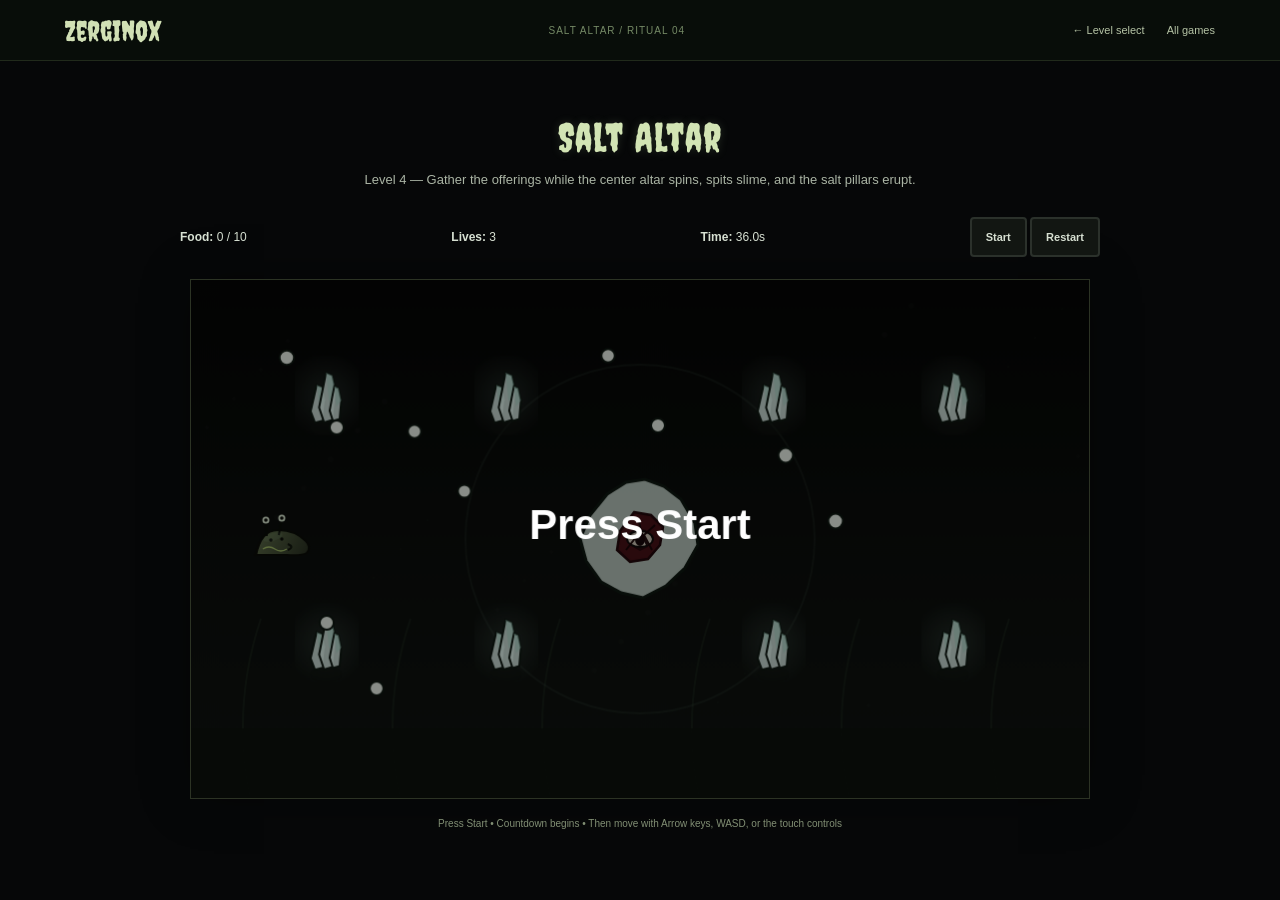
<file: games/salt-altar/level4.html>
<!DOCTYPE html>
<html lang="en">
<head>
  <meta charset="UTF-8" />
  <meta name="viewport" content="width=device-width, initial-scale=1.0" />
  <title>Salt Altar — Level 4 | Zerginox</title>
  <style>
    * { box-sizing: border-box; }

    body {
      margin: 0;
      font-family: Arial, sans-serif;
      background: #060708;
      color: #d7e0d2;
      display: flex;
      justify-content: center;
      align-items: center;
      min-height: 100vh;
    }

    .wrap {
      width: min(95vw, 920px);
      text-align: center;
      position: relative;
    }

    h1 {
      margin: 0 0 8px;
      font-size: 2rem;
      letter-spacing: 1px;
      color: #dbe7d1;
      text-shadow: 0 0 10px rgba(170, 205, 150, 0.18);
    }

    p {
      margin: 0 0 16px;
      color: #aab4a4;
    }

    canvas {
      width: 100%;
      max-width: 900px;
      height: auto;
      border: 4px solid #171b17;
      background: #0a0d0a;
      display: block;
      margin: 0 auto;
      image-rendering: pixelated;
      box-shadow: 0 0 28px rgba(0, 0, 0, 0.65);
    }

    .ui {
      display: flex;
      justify-content: space-between;
      gap: 12px;
      align-items: center;
      margin: 12px 0;
      flex-wrap: wrap;
    }

    button {
      border: 2px solid #2b312b;
      background: #121612;
      color: #d7e0d2;
      padding: 8px 14px;
      font-weight: bold;
      cursor: pointer;
    }

    button:disabled {
      opacity: 0.55;
      cursor: not-allowed;
    }

    .legend {
      font-size: 0.95rem;
      opacity: 0.9;
      color: #8f998b;
    }
  </style>
<link rel="icon" href="../../assets/favicon.svg" type="image/svg+xml"><link rel="stylesheet" href="portal.css"><script src="portal.js"></script>
</head>
<body class="salt-level">
<header class="portal-nav"><a class="portal-brand" href="../../">Zerginox</a><span class="portal-level">Salt Altar / Ritual 04</span><nav aria-label="Game navigation"><a href="index.html">← Level select</a><a href="../../#games">All games</a></nav></header>
  <div class="wrap">
    <h1>Salt Altar</h1>
    <p>Level 4 — Gather the offerings while the center altar spins, spits slime, and the salt pillars erupt.</p>

    <div class="ui">
      <div><strong>Food:</strong> <span id="score">0</span> / <span id="total">0</span></div>
      <div><strong>Lives:</strong> <span id="lives">3</span></div>
      <div><strong>Time:</strong> <span id="timer">36.0</span>s</div>
      <div>
        <button id="startBtn">Start</button>
        <button id="restartBtn">Restart</button>
      </div>
    </div>

    <canvas id="game" width="900" height="520"></canvas>
<div class="touch-controls" role="group" aria-label="Touch movement controls"><button type="button" data-key="ArrowLeft" aria-label="Move left">←</button><div class="vertical-controls"><button type="button" data-key="ArrowUp" aria-label="Move up">↑</button><button type="button" data-key="ArrowDown" aria-label="Move down">↓</button></div><button type="button" data-key="ArrowRight" aria-label="Move right">→</button></div>

    <p class="legend">Press Start • Countdown begins • Then move with Arrow keys, WASD, or the touch controls</p>
  </div>

  <script>
    const canvas = document.getElementById('game');
    const ctx = canvas.getContext('2d');
    const scoreEl = document.getElementById('score');
    const totalEl = document.getElementById('total');
    const livesEl = document.getElementById('lives');
    const timerEl = document.getElementById('timer');
    const restartBtn = document.getElementById('restartBtn');
    const startBtn = document.getElementById('startBtn');

    const keys = {};

    const world = {
      width: canvas.width,
      height: canvas.height,
      score: 0,
      totalFood: 0,
      lives: 3,
      timeLimit: 36,
      timeLeft: 36,
      lastTime: 0,
      win: false,
      lose: false,
    };

    const slug = {
      x: 60,
      y: 246,
      w: 56,
      h: 32,
      speed: 2.65,
      facing: 1,
      wiggle: 0,
      hurtTimer: 0,
    };

    const centerAltar = {
      x: 450,
      y: 260,
      radius: 56,
      rotation: 0,
      spinSpeed: 0.032,
      burstTimer: 0,
      burstInterval: 1000,
      burstRotation: 0,
      mouthPulse: 0,
    };

    const pillarSystem = {
      explodeTimer: 0,
      explodeInterval: 6000,
      activeBursts: [],
    };

    const slimeShots = [];

    const pillars = [
      { x: 120, y: 92,  w: 32, h: 48, exploded: false, flash: 0, blastRadius: 58 },
      { x: 300, y: 92,  w: 32, h: 48, exploded: false, flash: 0, blastRadius: 58 },
      { x: 568, y: 92,  w: 32, h: 48, exploded: false, flash: 0, blastRadius: 58 },
      { x: 748, y: 92,  w: 32, h: 48, exploded: false, flash: 0, blastRadius: 58 },
      { x: 120, y: 340, w: 32, h: 48, exploded: false, flash: 0, blastRadius: 58 },
      { x: 300, y: 340, w: 32, h: 48, exploded: false, flash: 0, blastRadius: 58 },
      { x: 568, y: 340, w: 32, h: 48, exploded: false, flash: 0, blastRadius: 58 },
      { x: 748, y: 340, w: 32, h: 48, exploded: false, flash: 0, blastRadius: 58 },
    ];

    let foods = [];
    let gameStarted = false;
    let countdownActive = false;
    let countdownValue = 3;
    let winRedirectStarted = false;

    function clearKeys() {
      for (const key in keys) delete keys[key];
    }

    function makeFoods() {
      foods = [
        { x: 96,  y: 78,  r: 7, taken: false },
        { x: 146, y: 148, r: 7, taken: false },
        { x: 224, y: 152, r: 7, taken: false },
        { x: 274, y: 212, r: 7, taken: false },
        { x: 136, y: 344, r: 7, taken: false },
        { x: 186, y: 410, r: 7, taken: false },
        { x: 418, y: 76,  r: 7, taken: false },
        { x: 468, y: 146, r: 7, taken: false },
        { x: 596, y: 176, r: 7, taken: false },
        { x: 646, y: 242, r: 7, taken: false },
      ];
      world.totalFood = foods.length;
      totalEl.textContent = world.totalFood;
    }

    function updateUI() {
      scoreEl.textContent = world.score;
      livesEl.textContent = world.lives;
      timerEl.textContent = world.timeLeft.toFixed(1);
    }

    function clamp(v, min, max) {
      return Math.max(min, Math.min(max, v));
    }

    function rectsOverlap(a, b) {
      return a.x < b.x + b.w &&
             a.x + a.w > b.x &&
             a.y < b.y + b.h &&
             a.y + a.h > b.y;
    }

    function circleRectOverlap(circle, rect) {
      const closestX = clamp(circle.x, rect.x, rect.x + rect.w);
      const closestY = clamp(circle.y, rect.y, rect.y + rect.h);
      const dx = circle.x - closestX;
      const dy = circle.y - closestY;
      return (dx * dx + dy * dy) < (circle.r * circle.r);
    }

    function respawnSlug() {
      slug.x = 60;
      slug.y = 246;
      slug.facing = 1;
      slug.hurtTimer = 60;
      clearKeys();
    }

    function resetPillars() {
      for (const pillar of pillars) {
        pillar.exploded = false;
        pillar.flash = 0;
      }
      pillarSystem.activeBursts = [];
      pillarSystem.explodeTimer = 0;
    }

    function resetCoreState() {
      slug.x = 60;
      slug.y = 246;
      slug.facing = 1;
      slug.hurtTimer = 0;
      slug.wiggle = 0;

      centerAltar.rotation = 0;
      centerAltar.burstTimer = 0;
      centerAltar.burstRotation = 0;
      centerAltar.mouthPulse = 0;

      slimeShots.length = 0;
      resetPillars();

      world.score = 0;
      world.lives = 3;
      world.timeLeft = world.timeLimit;
      world.lastTime = performance.now();
      world.win = false;
      world.lose = false;

      gameStarted = false;
      countdownActive = false;
      countdownValue = 3;
      winRedirectStarted = false;

      clearKeys();
      makeFoods();
      updateUI();
    }

    function resetGame(showStart = true) {
      resetCoreState();
      startBtn.disabled = !showStart;
    }

    function beginWinReturn() {
      if (winRedirectStarted) return;
      winRedirectStarted = true;
      window.SaltAltarHost.advance(5);
      setTimeout(() => {
        window.location.href = 'index.html';
      }, 2000);
    }

    function beginCountdown() {
      if (countdownActive || gameStarted) return;

      clearKeys();
      countdownActive = true;
      countdownValue = 3;
      startBtn.disabled = true;

      const countdownInterval = setInterval(() => {
        countdownValue--;
        if (countdownValue <= 0) {
          clearInterval(countdownInterval);
          countdownActive = false;
          gameStarted = true;
          world.lastTime = performance.now();
        }
      }, 1000);
    }

    function startFirstRun() {
      if (countdownActive || gameStarted) return;
      clearKeys();
      beginCountdown();
    }

    function restartAfterFail() {
      clearKeys();
      resetGame(false);
      beginCountdown();
    }

    function loseLifeAndRespawn() {
      world.lives -= 1;
      updateUI();
      respawnSlug();
      if (world.lives <= 0) {
        world.lose = true;
        clearKeys();
      }
    }

    function fireSlimeBurst() {
      centerAltar.burstRotation += Math.PI / 7;
      const shotCount = 6;
      const speed = 3.25;

      for (let i = 0; i < shotCount; i++) {
        const angle = centerAltar.burstRotation + (Math.PI * 2 / shotCount) * i;
        slimeShots.push({
          x: centerAltar.x,
          y: centerAltar.y,
          r: 8,
          vx: Math.cos(angle) * speed,
          vy: Math.sin(angle) * speed,
          life: 2200,
          born: performance.now(),
        });
      }
    }

    function flashNextPillar() {
      const available = pillars.filter(p => !p.exploded && p.flash <= 0);
      if (!available.length) return;
      const pillar = available[Math.floor(Math.random() * available.length)];
      pillar.flash = 650;
    }

    function explodeFlashingPillars(dt) {
      for (const pillar of pillars) {
        if (pillar.exploded || pillar.flash <= 0) continue;
        pillar.flash -= dt * 1000;
        if (pillar.flash <= 0) {
          pillar.exploded = true;
          pillar.flash = 0;
          pillarSystem.activeBursts.push({
            x: pillar.x + pillar.w / 2,
            y: pillar.y + pillar.h / 2,
            radius: pillar.blastRadius,
            timer: 900,
          });
        }
      }
    }

    function updateShots(now) {
      const slugHitbox = {
        x: slug.x + 6,
        y: slug.y + 6,
        w: slug.w - 12,
        h: slug.h - 8
      };

      for (let i = slimeShots.length - 1; i >= 0; i--) {
        const shot = slimeShots[i];
        shot.x += shot.vx;
        shot.y += shot.vy;

        if (
          shot.x < -20 || shot.x > world.width + 20 ||
          shot.y < -20 || shot.y > world.height + 20 ||
          now - shot.born > shot.life
        ) {
          slimeShots.splice(i, 1);
          continue;
        }

        if (slug.hurtTimer <= 0 && circleRectOverlap({ x: shot.x, y: shot.y, r: shot.r }, slugHitbox)) {
          slimeShots.splice(i, 1);
          loseLifeAndRespawn();
          break;
        }
      }
    }

    function updateBursts(dt) {
      const slugHitbox = {
        x: slug.x + 6,
        y: slug.y + 6,
        w: slug.w - 12,
        h: slug.h - 8
      };

      for (let i = pillarSystem.activeBursts.length - 1; i >= 0; i--) {
        const burst = pillarSystem.activeBursts[i];
        burst.timer -= dt * 1000;

        if (slug.hurtTimer <= 0 && circleRectOverlap({ x: burst.x, y: burst.y, r: burst.radius }, slugHitbox)) {
          pillarSystem.activeBursts.splice(i, 1);
          loseLifeAndRespawn();
          break;
        }

        if (burst.timer <= 0) {
          pillarSystem.activeBursts.splice(i, 1);
        }
      }
    }

    function update() {
      if (world.win || world.lose) return;
      if (!gameStarted) return;

      const now = performance.now();
      const dt = (now - world.lastTime) / 1000;
      world.lastTime = now;

      world.timeLeft = Math.max(0, world.timeLeft - dt);
      timerEl.textContent = world.timeLeft.toFixed(1);

      if (world.timeLeft <= 0) {
        world.lose = true;
        clearKeys();
        return;
      }

      let dx = 0;
      let dy = 0;

      if (keys['arrowleft'] || keys['a']) {
        dx -= slug.speed;
        slug.facing = -1;
      }
      if (keys['arrowright'] || keys['d']) {
        dx += slug.speed;
        slug.facing = 1;
      }
      if (keys['arrowup'] || keys['w']) dy -= slug.speed;
      if (keys['arrowdown'] || keys['s']) dy += slug.speed;

      const nextX = clamp(slug.x + dx, 0, world.width - slug.w);
      const nextY = clamp(slug.y + dy, 0, world.height - slug.h);
      slug.x = nextX;
      slug.y = nextY;

      const pillarHitbox = {
        x: slug.x + 6,
        y: slug.y + 6,
        w: slug.w - 12,
        h: slug.h - 8
      };

      if (slug.hurtTimer <= 0) {
        for (const pillar of pillars) {
          if (pillar.exploded) continue;
          if (rectsOverlap(pillarHitbox, pillar)) {
            loseLifeAndRespawn();
            return;
          }
        }
      }

      centerAltar.rotation += centerAltar.spinSpeed;
      centerAltar.mouthPulse += 0.16;
      centerAltar.burstTimer += dt * 1000;
      pillarSystem.explodeTimer += dt * 1000;

      if (centerAltar.burstTimer >= centerAltar.burstInterval) {
        centerAltar.burstTimer = 0;
        fireSlimeBurst();
      }

      if (pillarSystem.explodeTimer >= pillarSystem.explodeInterval) {
        pillarSystem.explodeTimer = 0;
        flashNextPillar();
      }

      explodeFlashingPillars(dt);
      updateShots(now);
      updateBursts(dt);

      slug.wiggle += 0.18;
      if (slug.hurtTimer > 0) slug.hurtTimer--;

      const mouth = {
        x: slug.x + (slug.facing === 1 ? slug.w * 0.72 : slug.w * 0.28),
        y: slug.y + slug.h * 0.48,
        r: 12,
      };

      const pickupZone = {
        x: slug.x + 10,
        y: slug.y + 6,
        w: slug.w - 8,
        h: slug.h - 4,
      };

      for (const food of foods) {
        if (!food.taken && (
          circleRectOverlap(food, {
            x: mouth.x - 13,
            y: mouth.y - 13,
            w: 26,
            h: 26
          }) ||
          circleRectOverlap(food, pickupZone)
        )) {
          food.taken = true;
          world.score += 1;
          updateUI();
        }
      }

      if (world.score === world.totalFood) {
        world.win = true;
        clearKeys();
        beginWinReturn();
      }
    }

    function drawBackground() {
      const bg = ctx.createLinearGradient(0, 0, 0, canvas.height);
      bg.addColorStop(0, '#050605');
      bg.addColorStop(1, '#111612');
      ctx.fillStyle = bg;
      ctx.fillRect(0, 0, canvas.width, canvas.height);

      for (let i = 0; i < 40; i++) {
        const x = (i * 97) % canvas.width;
        const y = (i * 61) % canvas.height;
        ctx.fillStyle = i % 3 === 0 ? 'rgba(180, 220, 170, 0.035)' : 'rgba(255,255,255,0.02)';
        ctx.beginPath();
        ctx.arc(x, y, 1 + (i % 3), 0, Math.PI * 2);
        ctx.fill();
      }

      ctx.strokeStyle = 'rgba(70, 95, 70, 0.18)';
      ctx.lineWidth = 2;
      for (let x = 60; x < canvas.width; x += 150) {
        ctx.beginPath();
        ctx.moveTo(x, canvas.height);
        ctx.quadraticCurveTo(x - 20, canvas.height - 90, x + 10, canvas.height - 180);
        ctx.stroke();
      }

      ctx.fillStyle = 'rgba(12, 18, 12, 0.85)';
      ctx.fillRect(0, canvas.height - 70, canvas.width, 70);

      ctx.strokeStyle = 'rgba(165, 210, 188, 0.07)';
      ctx.lineWidth = 2;
      ctx.beginPath();
      ctx.arc(450, 260, 175, 0, Math.PI * 2);
      ctx.stroke();
    }

    function drawPillar(pillar, now) {
      if (pillar.exploded) return;

      const x = pillar.x;
      const y = pillar.y;
      const w = pillar.w;
      const h = pillar.h;

      const glow = ctx.createRadialGradient(
        x + w / 2, y + h / 2, 6,
        x + w / 2, y + h / 2, Math.max(w, h) * 0.9
      );
      glow.addColorStop(0, 'rgba(200,245,230,0.10)');
      glow.addColorStop(1, 'rgba(200,245,230,0)');
      ctx.fillStyle = glow;
      ctx.fillRect(x - 16, y - 16, w + 32, h + 32);

      ctx.fillStyle = 'rgba(15,18,15,0.45)';
      ctx.beginPath();
      ctx.ellipse(x + w * 0.48, y + h + 8, w * 0.50, 8, 0, 0, Math.PI * 2);
      ctx.fill();

      const flashOn = pillar.flash > 0 && Math.floor(now / 90) % 2 === 0;
      const base = flashOn ? 'rgba(255,240,240,0.96)' : 'rgba(235,255,248,0.88)';
      const tint = flashOn ? 'rgba(255,120,120,0.55)' : 'rgba(175,225,210,0.55)';

      const shards = [
        { cx: x + w * 0.24, cy: y + h * 0.64, sw: w * 0.54, sh: h * 0.76 },
        { cx: x + w * 0.54, cy: y + h * 0.50, sw: w * 0.62, sh: h * 1.00 },
        { cx: x + w * 0.78, cy: y + h * 0.64, sw: w * 0.42, sh: h * 0.70 }
      ];

      for (const shard of shards) {
        const sx = shard.cx;
        const sy = shard.cy;
        const sw = shard.sw;
        const sh = shard.sh;

        const poly = [
          { x: sx - sw * 0.45, y: sy + sh * 0.25 },
          { x: sx - sw * 0.10, y: sy - sh * 0.48 },
          { x: sx + sw * 0.22, y: sy - sh * 0.42 },
          { x: sx + sw * 0.42, y: sy - sh * 0.05 },
          { x: sx + sw * 0.30, y: sy + sh * 0.50 },
          { x: sx - sw * 0.20, y: sy + sh * 0.56 }
        ];

        ctx.fillStyle = base;
        ctx.strokeStyle = '#0f1912';
        ctx.lineWidth = 2;
        ctx.beginPath();
        ctx.moveTo(poly[0].x, poly[0].y);
        for (let i = 1; i < poly.length; i++) ctx.lineTo(poly[i].x, poly[i].y);
        ctx.closePath();
        ctx.fill();
        ctx.stroke();

        ctx.fillStyle = tint;
        ctx.beginPath();
        ctx.moveTo(poly[1].x, poly[1].y);
        ctx.lineTo(poly[2].x, poly[2].y);
        ctx.lineTo(poly[3].x, poly[3].y);
        ctx.lineTo(sx + sw * 0.05, sy + sh * 0.12);
        ctx.closePath();
        ctx.fill();
      }
    }

    function drawCenterAltar(now) {
      ctx.save();
      ctx.translate(centerAltar.x, centerAltar.y);
      ctx.rotate(centerAltar.rotation);

      ctx.fillStyle = 'rgba(15,18,15,0.50)';
      ctx.beginPath();
      ctx.ellipse(0, 14, centerAltar.radius, centerAltar.radius * 0.54, 0, 0, Math.PI * 2);
      ctx.fill();

      const outer = [
        { x: -14, y: -57 }, { x: 5, y: -60 }, { x: 24, y: -53 }, { x: 41, y: -40 },
        { x: 55, y: -16 }, { x: 58, y: 6 }, { x: 45, y: 29 }, { x: 26, y: 47 },
        { x: 3, y: 59 }, { x: -19, y: 54 }, { x: -39, y: 43 }, { x: -54, y: 22 },
        { x: -60, y: 0 }, { x: -50, y: -24 }, { x: -33, y: -45 }
      ];

      ctx.beginPath();
      ctx.moveTo(outer[0].x, outer[0].y);
      for (let i = 1; i < outer.length; i++) ctx.lineTo(outer[i].x, outer[i].y);
      ctx.closePath();
      ctx.fillStyle = 'rgba(224,242,232,0.84)';
      ctx.strokeStyle = '#0f1912';
      ctx.lineWidth = 3;
      ctx.fill();
      ctx.stroke();

      const bloodDisc = [
        { x: -6, y: -27 }, { x: 11, y: -24 }, { x: 23, y: -12 }, { x: 20, y: 6 },
        { x: 8, y: 20 }, { x: -10, y: 23 }, { x: -23, y: 11 }, { x: -20, y: -8 }
      ];
      ctx.beginPath();
      ctx.moveTo(bloodDisc[0].x, bloodDisc[0].y);
      for (let i = 1; i < bloodDisc.length; i++) ctx.lineTo(bloodDisc[i].x, bloodDisc[i].y);
      ctx.closePath();
      ctx.fillStyle = '#4a1218';
      ctx.strokeStyle = '#22070b';
      ctx.lineWidth = 2.5;
      ctx.fill();
      ctx.stroke();

      const darkCore = [
        { x: -3, y: -11 }, { x: 6, y: -9 }, { x: 11, y: -1 }, { x: 8, y: 8 },
        { x: 0, y: 12 }, { x: -9, y: 7 }, { x: -12, y: -2 }, { x: -8, y: -9 }
      ];
      ctx.beginPath();
      ctx.moveTo(darkCore[0].x, darkCore[0].y);
      for (let i = 1; i < darkCore.length; i++) ctx.lineTo(darkCore[i].x, darkCore[i].y);
      ctx.closePath();
      ctx.fillStyle = '#2a090d';
      ctx.fill();

      // eye in center
      ctx.beginPath();
      ctx.ellipse(0, 0, 13, 8, 0, 0, Math.PI * 2);
      ctx.fillStyle = '#d9d1c2';
      ctx.fill();
      ctx.strokeStyle = '#120d0c';
      ctx.lineWidth = 2;
      ctx.stroke();

      ctx.beginPath();
      ctx.ellipse(0, 0, 5, 7, 0, 0, Math.PI * 2);
      ctx.fillStyle = '#17080b';
      ctx.fill();

      ctx.beginPath();
      ctx.arc(-2, -2, 1.5, 0, Math.PI * 2);
      ctx.fillStyle = 'rgba(255,255,255,0.55)';
      ctx.fill();

      ctx.strokeStyle = 'rgba(26,5,8,0.95)';
      ctx.lineWidth = 2;
      ctx.beginPath();
      ctx.moveTo(-17, -6); ctx.lineTo(-4, -2); ctx.lineTo(-14, 11);
      ctx.moveTo(15, -14); ctx.lineTo(4, -4); ctx.lineTo(12, 11);
      ctx.moveTo(-1, -18); ctx.lineTo(1, -7); ctx.lineTo(7, 6);
      ctx.stroke();

      ctx.restore();
    }

    function drawFood(food, now) {
      if (food.taken) return;

      const pulse = 1 + Math.sin(now / 130 + food.x * 0.01) * 0.06;
      ctx.beginPath();
      ctx.fillStyle = '#f7fff5';
      ctx.arc(food.x, food.y, food.r * pulse, 0, Math.PI * 2);
      ctx.fill();

      ctx.strokeStyle = '#0f1912';
      ctx.lineWidth = 2;
      ctx.stroke();
    }

    function drawSlimeShots(now) {
      for (const shot of slimeShots) {
        const pulse = 1 + Math.sin(now / 90 + shot.x * 0.02) * 0.15;
        ctx.beginPath();
        ctx.fillStyle = '#7f9f88';
        ctx.arc(shot.x, shot.y, shot.r * pulse, 0, Math.PI * 2);
        ctx.fill();

        ctx.strokeStyle = '#d7e0d2';
        ctx.lineWidth = 2;
        ctx.stroke();

        ctx.beginPath();
        ctx.fillStyle = 'rgba(235,245,238,0.16)';
        ctx.arc(shot.x - 2, shot.y - 2, 2, 0, Math.PI * 2);
        ctx.fill();
      }
    }

    function drawBursts(now) {
      for (const burst of pillarSystem.activeBursts) {
        const pulse = 1 + Math.sin(now / 70) * 0.10;
        ctx.beginPath();
        ctx.arc(burst.x, burst.y, burst.radius * pulse, 0, Math.PI * 2);
        ctx.fillStyle = 'rgba(220, 228, 220, 0.11)';
        ctx.fill();

        ctx.beginPath();
        for (let i = 0; i < 18; i++) {
          const angle = (Math.PI * 2 / 18) * i;
          const radius = i % 2 === 0 ? burst.radius : burst.radius - 12;
          const px = burst.x + Math.cos(angle) * radius * pulse;
          const py = burst.y + Math.sin(angle) * radius * pulse;
          if (i === 0) ctx.moveTo(px, py);
          else ctx.lineTo(px, py);
        }
        ctx.closePath();
        ctx.strokeStyle = 'rgba(205, 220, 208, 0.78)';
        ctx.lineWidth = 3;
        ctx.stroke();
      }
    }

    function drawSlugBody(baseA, baseB, hurtFlash) {
      const bodyGrad = ctx.createLinearGradient(0, 0, slug.w, slug.h);
      bodyGrad.addColorStop(0, hurtFlash ? '#6f7b58' : baseA);
      bodyGrad.addColorStop(1, hurtFlash ? '#303926' : baseB);
      ctx.fillStyle = bodyGrad;

      ctx.beginPath();
      ctx.moveTo(5, slug.h - 1);
      ctx.quadraticCurveTo(10, 4, 28, 5);
      ctx.quadraticCurveTo(44, 5, 55, 16);
      ctx.quadraticCurveTo(61, 22, 56, 28);
      ctx.quadraticCurveTo(51, 31, 36, 30);
      ctx.lineTo(10, 30);
      ctx.quadraticCurveTo(2, 29, 5, slug.h - 1);
      ctx.fill();

      ctx.strokeStyle = '#0a0d08';
      ctx.lineWidth = 2;
      ctx.stroke();

      ctx.strokeStyle = '#0a0d08';
      ctx.lineWidth = 2;
      ctx.beginPath();
      ctx.moveTo(16, 11);
      ctx.lineTo(15, -5);
      ctx.moveTo(28, 10);
      ctx.lineTo(31, -7);
      ctx.stroke();

      ctx.fillStyle = '#e9f7df';
      ctx.beginPath();
      ctx.arc(15, -5, 3.5, 0, Math.PI * 2);
      ctx.arc(31, -7, 3.5, 0, Math.PI * 2);
      ctx.fill();

      ctx.fillStyle = '#0a0d08';
      ctx.beginPath();
      ctx.arc(15, -5, 1.8, 0, Math.PI * 2);
      ctx.arc(31, -7, 1.8, 0, Math.PI * 2);
      ctx.fill();

      ctx.beginPath();
      ctx.arc(20, 15, 1.7, 0, Math.PI * 2);
      ctx.arc(31, 14, 1.7, 0, Math.PI * 2);
      ctx.fill();

      ctx.strokeStyle = '#10150c';
      ctx.lineWidth = 2;
      ctx.beginPath();
      ctx.moveTo(37, 19);
      ctx.quadraticCurveTo(44, 22, 37, 25);
      ctx.stroke();

      ctx.strokeStyle = '#a9c56d';
      ctx.lineWidth = 1.5;
      ctx.beginPath();
      ctx.moveTo(12, 24);
      ctx.quadraticCurveTo(18, 20, 24, 24);
      ctx.quadraticCurveTo(30, 28, 36, 24);
      ctx.stroke();

      ctx.fillStyle = 'rgba(210, 255, 210, 0.08)';
      ctx.beginPath();
      ctx.ellipse(22, 12, 10, 4, -0.3, 0, Math.PI * 2);
      ctx.fill();
    }

    function drawDefaultSlug() {
      const isHurtFlash = slug.hurtTimer > 0 && Math.floor(slug.hurtTimer / 5) % 2 === 0;
      drawSlugBody('#6e7f56', '#2b3323', isHurtFlash);
    }

    function drawSlug() {
      const bob = Math.sin(slug.wiggle) * 2;
      const isHurtFlash = slug.hurtTimer > 0 && Math.floor(slug.hurtTimer / 5) % 2 === 0;

      ctx.save();
      ctx.translate(slug.x + slug.w / 2, slug.y + slug.h / 2 + bob);
      if (slug.facing === -1) ctx.scale(-1, 1);
      ctx.translate(-slug.w / 2, -slug.h / 2);
      if (isHurtFlash) ctx.globalAlpha = 0.65;
      drawDefaultSlug();
      ctx.restore();
    }

    function drawMessage() {
      if (!world.win && !world.lose && !countdownActive && gameStarted) return;

      ctx.fillStyle = 'rgba(0,0,0,0.45)';
      ctx.fillRect(0, 0, canvas.width, canvas.height);
      ctx.fillStyle = 'white';
      ctx.textAlign = 'center';

      if (countdownActive) {
        ctx.font = 'bold 80px Arial';
        ctx.fillText(String(countdownValue), canvas.width / 2, canvas.height / 2);
      } else if (!gameStarted) {
        ctx.font = 'bold 42px Arial';
        ctx.fillText('Press Start', canvas.width / 2, canvas.height / 2);
      } else if (world.win) {
        ctx.font = 'bold 42px Arial';
        ctx.fillText('Offering Accepted!', canvas.width / 2, canvas.height / 2 - 10);
        ctx.font = '24px Arial';
        ctx.fillText('Returning to altar...', canvas.width / 2, canvas.height / 2 + 35);
      } else if (world.lose) {
        ctx.font = 'bold 42px Arial';
        ctx.fillText('The ritual failed.', canvas.width / 2, canvas.height / 2 - 10);
        ctx.font = '24px Arial';
        ctx.fillText('Press Restart to play again', canvas.width / 2, canvas.height / 2 + 35);
      }

      ctx.textAlign = 'left';
    }

    function draw() {
      const now = performance.now();
      drawBackground();
      for (const pillar of pillars) drawPillar(pillar, now);
      drawCenterAltar(now);
      for (const food of foods) drawFood(food, now);
      drawSlimeShots(now);
      drawBursts(now);
      drawSlug();
      drawMessage();
    }

    function loop() {
      update();
      draw();
      requestAnimationFrame(loop);
    }

    window.addEventListener('keydown', (e) => {
      const key = e.key.toLowerCase();
      if (['arrowleft', 'arrowright', 'arrowup', 'arrowdown', 'w', 'a', 's', 'd'].includes(key)) {
        e.preventDefault();
        keys[key] = true;
      }
    });

    window.addEventListener('keyup', (e) => {
      const key = e.key.toLowerCase();
      if (['arrowleft', 'arrowright', 'arrowup', 'arrowdown', 'w', 'a', 's', 'd'].includes(key)) {
        e.preventDefault();
        keys[key] = false;
      }
    });

    window.addEventListener('blur', clearKeys);

    startBtn.addEventListener('click', startFirstRun);
    restartBtn.addEventListener('click', restartAfterFail);

    resetGame(true);
    loop();
  </script>
</body>
</html>
</file>
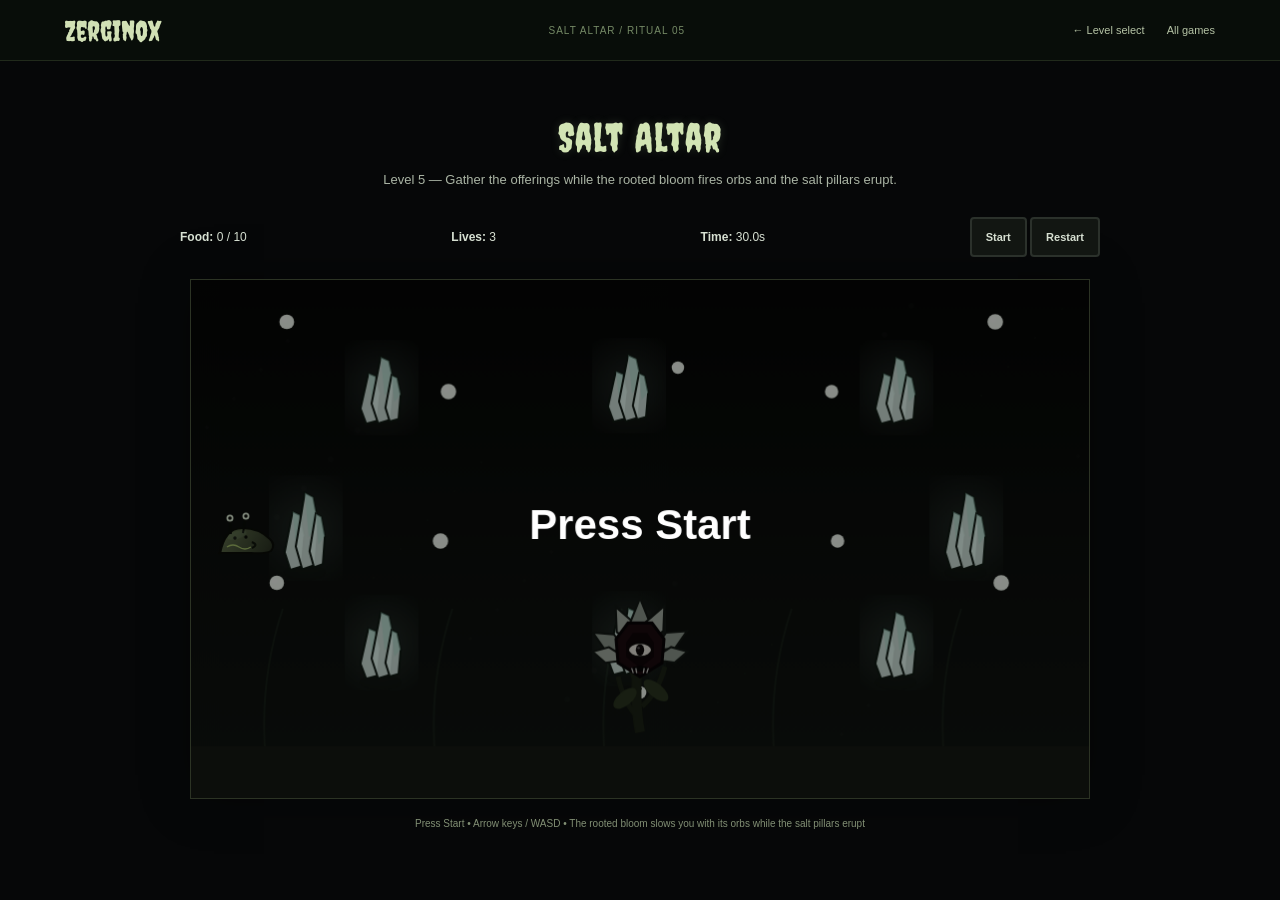
<file: games/salt-altar/level5.html>
<!DOCTYPE html>
<html lang="en">
<head>
  <meta charset="UTF-8" />
  <meta name="viewport" content="width=device-width, initial-scale=1.0" />
  <title>Salt Altar — Level 5 | Zerginox</title>
  <style>
    * { box-sizing: border-box; }

    body {
      margin: 0;
      font-family: Arial, sans-serif;
      background: #060708;
      color: #d7e0d2;
      display: flex;
      justify-content: center;
      align-items: center;
      min-height: 100vh;
    }

    .wrap {
      width: min(95vw, 920px);
      text-align: center;
      position: relative;
    }

    h1 {
      margin: 0 0 8px;
      font-size: 2rem;
      letter-spacing: 1px;
      color: #dbe7d1;
      text-shadow: 0 0 10px rgba(170, 205, 150, 0.18);
    }

    p {
      margin: 0 0 16px;
      color: #aab4a4;
    }

    canvas {
      width: 100%;
      max-width: 900px;
      height: auto;
      border: 4px solid #171b17;
      background: #0a0d0a;
      display: block;
      margin: 0 auto;
      image-rendering: pixelated;
      box-shadow: 0 0 28px rgba(0, 0, 0, 0.65);
    }

    .ui {
      display: flex;
      justify-content: space-between;
      gap: 12px;
      align-items: center;
      margin: 12px 0;
      flex-wrap: wrap;
    }

    button {
      border: 2px solid #2b312b;
      background: #121612;
      color: #d7e0d2;
      padding: 8px 14px;
      font-weight: bold;
      cursor: pointer;
    }

    button:disabled {
      opacity: 0.55;
      cursor: not-allowed;
    }

    .legend {
      font-size: 0.95rem;
      opacity: 0.9;
      color: #8f998b;
    }
  </style>
<link rel="icon" href="../../assets/favicon.svg" type="image/svg+xml"><link rel="stylesheet" href="portal.css"><script src="portal.js"></script>
</head>
<body class="salt-level">
<header class="portal-nav"><a class="portal-brand" href="../../">Zerginox</a><span class="portal-level">Salt Altar / Ritual 05</span><nav aria-label="Game navigation"><a href="index.html">← Level select</a><a href="../../#games">All games</a></nav></header>
  <div class="wrap">
    <h1>Salt Altar</h1>
    <p>Level 5 — Gather the offerings while the rooted bloom fires orbs and the salt pillars erupt.</p>

    <div class="ui">
      <div><strong>Food:</strong> <span id="score">0</span> / <span id="total">0</span></div>
      <div><strong>Lives:</strong> <span id="lives">3</span></div>
      <div><strong>Time:</strong> <span id="timer">30.0</span>s</div>
      <div>
        <button id="startBtn">Start</button>
        <button id="restartBtn">Restart</button>
      </div>
    </div>

    <canvas id="game" width="900" height="520"></canvas>
<div class="touch-controls" role="group" aria-label="Touch movement controls"><button type="button" data-key="ArrowLeft" aria-label="Move left">←</button><div class="vertical-controls"><button type="button" data-key="ArrowUp" aria-label="Move up">↑</button><button type="button" data-key="ArrowDown" aria-label="Move down">↓</button></div><button type="button" data-key="ArrowRight" aria-label="Move right">→</button></div>

    <p class="legend">Press Start • Arrow keys / WASD • The rooted bloom slows you with its orbs while the salt pillars erupt</p>
  </div>

  <script>
    const canvas = document.getElementById('game');
    const ctx = canvas.getContext('2d');
    const scoreEl = document.getElementById('score');
    const totalEl = document.getElementById('total');
    const livesEl = document.getElementById('lives');
    const timerEl = document.getElementById('timer');
    const restartBtn = document.getElementById('restartBtn');
    const startBtn = document.getElementById('startBtn');

    const keys = {};

    const world = {
      width: canvas.width,
      height: canvas.height,
      score: 0,
      totalFood: 0,
      lives: 3,
      timeLimit: 30,
      timeLeft: 30,
      lastTime: 0,
      win: false,
      lose: false,
    };

    const slug = {
      x: 24,
      y: 244,
      w: 56,
      h: 32,
      speed: 2.7,
      facing: 1,
      wiggle: 0,
      hurtTimer: 0,
      freezeTimer: 0,
      slowTimer: 0,
      orbHits: 0,
      orbDecayTimer: 0,
      orbDecayStepTimer: 0,
    };

    const bloom = {
      x: 450,
      y: 454,
      sway: 0,
      shotTimer: 0,
      shotInterval: 880,
      shotCount: 0,
      pulse: 0,
      eyeFlash: 0,
      vx: 1.55,
      minX: 108,
      maxX: 792,
    };

    const pillarSystem = {
      explodeTimer: 0,
      explodeInterval: 4600,
      activeBursts: [],
    };

    const freezeOrbs = [];

    const pillars = [
      { x: 170, y: 76,  w: 42, h: 64, flash: 0, blastRadius: 64 },
      { x: 418, y: 74,  w: 42, h: 64, flash: 0, blastRadius: 64 },
      { x: 686, y: 76,  w: 42, h: 64, flash: 0, blastRadius: 64 },
      { x: 94,  y: 212, w: 42, h: 74, flash: 0, blastRadius: 64 },
      { x: 756, y: 212, w: 42, h: 74, flash: 0, blastRadius: 64 },
      { x: 170, y: 332, w: 42, h: 64, flash: 0, blastRadius: 64 },
      { x: 418, y: 328, w: 42, h: 64, flash: 0, blastRadius: 64 },
      { x: 686, y: 332, w: 42, h: 64, flash: 0, blastRadius: 64 },
    ];

    let foods = [];
    let gameStarted = false;
    let countdownActive = false;
    let countdownValue = 3;
    let winRedirectStarted = false;

    function clearKeys() {
      for (const key in keys) delete keys[key];
    }

    function makeFoods() {
      foods = [
        { x: 96,  y: 42,  r: 7, taken: false },
        { x: 258, y: 112, r: 7, taken: false },
        { x: 488, y: 88,  r: 7, taken: false },
        { x: 642, y: 112, r: 7, taken: false },
        { x: 806, y: 42,  r: 7, taken: false },
        { x: 86,  y: 304, r: 7, taken: false },
        { x: 250, y: 262, r: 7, taken: false },
        { x: 648, y: 262, r: 7, taken: false },
        { x: 812, y: 304, r: 7, taken: false },
        { x: 450, y: 414, r: 7, taken: false },
      ];
      world.totalFood = foods.length;
      totalEl.textContent = world.totalFood;
    }

    function updateUI() {
      scoreEl.textContent = world.score;
      livesEl.textContent = world.lives;
      timerEl.textContent = world.timeLeft.toFixed(1);
    }

    function clamp(v, min, max) {
      return Math.max(min, Math.min(max, v));
    }

    function rectsOverlap(a, b) {
      return a.x < b.x + b.w &&
             a.x + a.w > b.x &&
             a.y < b.y + b.h &&
             a.y + a.h > b.y;
    }

    function circleRectOverlap(circle, rect) {
      const closestX = clamp(circle.x, rect.x, rect.x + rect.w);
      const closestY = clamp(circle.y, rect.y, rect.y + rect.h);
      const dx = circle.x - closestX;
      const dy = circle.y - closestY;
      return (dx * dx + dy * dy) < (circle.r * circle.r);
    }

    function respawnSlug() {
      slug.x = 24;
      slug.y = 244;
      slug.facing = 1;
      slug.hurtTimer = 60;
      slug.freezeTimer = 0;
      slug.slowTimer = 0;
      slug.orbHits = 0;
      slug.orbDecayTimer = 0;
      slug.orbDecayStepTimer = 0;
      clearKeys();
    }

    function resetPillars() {
      for (const pillar of pillars) {
        pillar.flash = 0;
      }
      pillarSystem.activeBursts = [];
      pillarSystem.explodeTimer = 0;
    }

    function resetCoreState() {
      slug.x = 24;
      slug.y = 244;
      slug.facing = 1;
      slug.wiggle = 0;
      slug.hurtTimer = 0;
      slug.freezeTimer = 0;
      slug.slowTimer = 0;
      slug.orbHits = 0;
      slug.orbDecayTimer = 0;
      slug.orbDecayStepTimer = 0;

      bloom.x = 450;
      bloom.sway = 0;
      bloom.shotTimer = 0;
      bloom.shotCount = 0;
      bloom.pulse = 0;
      bloom.eyeFlash = 0;
      bloom.vx = 1.55;

      freezeOrbs.length = 0;
      resetPillars();

      world.score = 0;
      world.lives = 3;
      world.timeLeft = world.timeLimit;
      world.lastTime = performance.now();
      world.win = false;
      world.lose = false;

      gameStarted = false;
      countdownActive = false;
      countdownValue = 3;
      winRedirectStarted = false;

      clearKeys();
      makeFoods();
      updateUI();
    }

    function resetGame(showStart = true) {
      resetCoreState();
      startBtn.disabled = !showStart;
    }

    function beginWinReturn() {
      if (winRedirectStarted) return;
      winRedirectStarted = true;
      window.SaltAltarHost.advance(6);
      setTimeout(() => {
        window.location.href = 'index.html';
      }, 2000);
    }

    function beginCountdown() {
      if (countdownActive || gameStarted) return;

      clearKeys();
      countdownActive = true;
      countdownValue = 3;
      startBtn.disabled = true;

      const countdownInterval = setInterval(() => {
        countdownValue--;
        if (countdownValue <= 0) {
          clearInterval(countdownInterval);
          countdownActive = false;
          gameStarted = true;
          world.lastTime = performance.now();
        }
      }, 1000);
    }

    function startFirstRun() {
      if (countdownActive || gameStarted) return;
      clearKeys();
      beginCountdown();
    }

    function restartAfterFail() {
      clearKeys();
      resetGame(false);
      beginCountdown();
    }

    function loseLifeAndRespawn() {
      world.lives -= 1;
      updateUI();
      respawnSlug();
      if (world.lives <= 0) {
        world.lose = true;
        clearKeys();
      }
    }

    function fireFreezeOrb(now) {
      const slugCenterX = slug.x + slug.w / 2;
      const slugCenterY = slug.y + slug.h / 2;
      const bloomMouthX = bloom.x + Math.sin(bloom.sway) * 10;
      const bloomMouthY = bloom.y - 44;
      const dx = slugCenterX - bloomMouthX;
      const dy = slugCenterY - bloomMouthY;
      const dist = Math.hypot(dx, dy) || 1;

      bloom.shotCount += 1;
      const isRed = bloom.shotCount % 5 === 0;
      const speed = isRed ? 8.2 : 5.6;

      freezeOrbs.push({
        x: bloomMouthX,
        y: bloomMouthY,
        r: isRed ? 10 : 9,
        vx: (dx / dist) * speed,
        vy: (dy / dist) * speed,
        born: now,
        life: isRed ? 1800 : 2600,
        isRed,
      });

      bloom.eyeFlash = isRed ? 18 : 12;
    }

    function flashNextPillar() {
      const available = pillars.filter(p => p.flash <= 0);
      if (!available.length) return;
      const pillar = available[Math.floor(Math.random() * available.length)];
      pillar.flash = 700;
    }

    function explodeFlashingPillars(dt) {
      for (const pillar of pillars) {
        if (pillar.flash <= 0) continue;
        pillar.flash -= dt * 1000;
        if (pillar.flash <= 0) {
          pillar.flash = 0;
          pillarSystem.activeBursts.push({
            x: pillar.x + pillar.w / 2,
            y: pillar.y + pillar.h / 2,
            radius: pillar.blastRadius,
            timer: 900,
          });
        }
      }
    }

    function updateOrbs(now) {
      const slugHitbox = {
        x: slug.x + 6,
        y: slug.y + 6,
        w: slug.w - 12,
        h: slug.h - 8,
      };

      for (let i = freezeOrbs.length - 1; i >= 0; i--) {
        const orb = freezeOrbs[i];
        orb.x += orb.vx;
        orb.y += orb.vy;

        if (
          orb.x < -20 || orb.x > world.width + 20 ||
          orb.y < -20 || orb.y > world.height + 20 ||
          now - orb.born > orb.life
        ) {
          freezeOrbs.splice(i, 1);
          continue;
        }

        if (slug.hurtTimer <= 0 && circleRectOverlap({ x: orb.x, y: orb.y, r: orb.r }, slugHitbox)) {
          freezeOrbs.splice(i, 1);

          if (orb.isRed) {
            loseLifeAndRespawn();
            break;
          }

          slug.orbHits += 1;
          slug.orbDecayTimer = 6000;
          slug.orbDecayStepTimer = 2000;
          slug.slowTimer = Math.max(slug.slowTimer, 3000);
          if (slug.orbHits >= 3) {
            slug.freezeTimer = 1500;
            slug.slowTimer = 0;
            slug.orbHits = 0;
            slug.orbDecayTimer = 0;
            slug.orbDecayStepTimer = 0;
            clearKeys();
          }
          break;
        }
      }
    }

    function updateBursts(dt) {
      const slugHitbox = {
        x: slug.x + 6,
        y: slug.y + 6,
        w: slug.w - 12,
        h: slug.h - 8,
      };

      for (let i = pillarSystem.activeBursts.length - 1; i >= 0; i--) {
        const burst = pillarSystem.activeBursts[i];
        burst.timer -= dt * 1000;

        if (slug.hurtTimer <= 0 && circleRectOverlap({ x: burst.x, y: burst.y, r: burst.radius }, slugHitbox)) {
          pillarSystem.activeBursts.splice(i, 1);
          loseLifeAndRespawn();
          break;
        }

        if (burst.timer <= 0) {
          pillarSystem.activeBursts.splice(i, 1);
        }
      }
    }

    function update() {
      if (world.win || world.lose) return;
      if (!gameStarted) return;

      const now = performance.now();
      const dt = (now - world.lastTime) / 1000;
      world.lastTime = now;

      world.timeLeft = Math.max(0, world.timeLeft - dt);
      timerEl.textContent = world.timeLeft.toFixed(1);

      if (world.timeLeft <= 0) {
        world.lose = true;
        clearKeys();
        return;
      }

      if (slug.orbHits > 0) {
        slug.orbDecayTimer = Math.max(0, slug.orbDecayTimer - dt * 1000);
        slug.orbDecayStepTimer = Math.max(0, slug.orbDecayStepTimer - dt * 1000);

        if (slug.orbDecayStepTimer === 0) {
          slug.orbHits = Math.max(0, slug.orbHits - 1);
          slug.orbDecayStepTimer = slug.orbHits > 0 ? 2000 : 0;
        }

        if (slug.orbDecayTimer === 0) {
          slug.orbHits = 0;
          slug.orbDecayStepTimer = 0;
        }
      }

      let moveSpeed = slug.speed;
      if (slug.freezeTimer > 0) {
        slug.freezeTimer = Math.max(0, slug.freezeTimer - dt * 1000);
        moveSpeed = 0;
      } else if (slug.slowTimer > 0) {
        slug.slowTimer = Math.max(0, slug.slowTimer - dt * 1000);
        moveSpeed = slug.speed * 0.35;
      }

      let dx = 0;
      let dy = 0;

      if (keys['arrowleft'] || keys['a']) {
        dx -= moveSpeed;
        slug.facing = -1;
      }
      if (keys['arrowright'] || keys['d']) {
        dx += moveSpeed;
        slug.facing = 1;
      }
      if (keys['arrowup'] || keys['w']) dy -= moveSpeed;
      if (keys['arrowdown'] || keys['s']) dy += moveSpeed;

      const nextX = clamp(slug.x + dx, 0, world.width - slug.w);
      const nextY = clamp(slug.y + dy, 0, world.height - slug.h);
      const nextSlug = { x: nextX, y: nextY, w: slug.w, h: slug.h };

      for (const pillar of pillars) {
        if (slug.hurtTimer <= 0 && rectsOverlap(nextSlug, pillar)) {
          loseLifeAndRespawn();
          return;
        }
      }

      slug.x = nextX;
      slug.y = nextY;

      bloom.x += bloom.vx;
      if (bloom.x <= bloom.minX || bloom.x >= bloom.maxX) {
        bloom.x = clamp(bloom.x, bloom.minX, bloom.maxX);
        bloom.vx *= -1;
      }

      bloom.sway += 0.052;
      bloom.pulse += 0.12;
      if (bloom.eyeFlash > 0) bloom.eyeFlash--;

      bloom.shotTimer += dt * 1000;
      if (bloom.shotTimer >= bloom.shotInterval) {
        bloom.shotTimer = 0;
        fireFreezeOrb(now);
      }

      pillarSystem.explodeTimer += dt * 1000;
      if (pillarSystem.explodeTimer >= pillarSystem.explodeInterval) {
        pillarSystem.explodeTimer = 0;
        flashNextPillar();
        flashNextPillar();
      }

      explodeFlashingPillars(dt);
      updateOrbs(now);
      updateBursts(dt);

      slug.wiggle += 0.18;
      if (slug.hurtTimer > 0) slug.hurtTimer--;

      const mouth = {
        x: slug.x + (slug.facing === 1 ? slug.w * 0.72 : slug.w * 0.28),
        y: slug.y + slug.h * 0.48,
        r: 12,
      };

      const pickupZone = {
        x: slug.x + 10,
        y: slug.y + 6,
        w: slug.w - 8,
        h: slug.h - 4,
      };

      for (const food of foods) {
        if (!food.taken && (
          circleRectOverlap(food, {
            x: mouth.x - 13,
            y: mouth.y - 13,
            w: 26,
            h: 26
          }) ||
          circleRectOverlap(food, pickupZone)
        )) {
          food.taken = true;
          world.score += 1;
          updateUI();
        }
      }

      if (world.score === world.totalFood) {
        world.win = true;
        clearKeys();
        beginWinReturn();
      }
    }

    function drawBackground() {
      const bg = ctx.createLinearGradient(0, 0, 0, canvas.height);
      bg.addColorStop(0, '#050605');
      bg.addColorStop(1, '#111612');
      ctx.fillStyle = bg;
      ctx.fillRect(0, 0, canvas.width, canvas.height);

      for (let i = 0; i < 42; i++) {
        const x = (i * 97) % canvas.width;
        const y = (i * 61) % canvas.height;
        ctx.fillStyle = i % 3 === 0 ? 'rgba(180, 220, 170, 0.035)' : 'rgba(255,255,255,0.02)';
        ctx.beginPath();
        ctx.arc(x, y, 1 + (i % 3), 0, Math.PI * 2);
        ctx.fill();
      }

      ctx.strokeStyle = 'rgba(70, 95, 70, 0.18)';
      ctx.lineWidth = 2;
      for (let x = 80; x < canvas.width; x += 170) {
        ctx.beginPath();
        ctx.moveTo(x, canvas.height);
        ctx.quadraticCurveTo(x - 18, canvas.height - 100, x + 12, canvas.height - 190);
        ctx.stroke();
      }

      ctx.fillStyle = '#151914';
      ctx.fillRect(0, 468, canvas.width, 52);
    }

    function drawFood(food, now) {
      if (food.taken) return;
      const pulse = 1 + Math.sin(now / 180 + food.x * 0.01) * 0.12;
      ctx.save();
      ctx.translate(food.x, food.y);
      ctx.scale(pulse, pulse);
      ctx.fillStyle = '#f7fff5';
      ctx.beginPath();
      ctx.arc(0, 0, food.r, 0, Math.PI * 2);
      ctx.fill();
      ctx.fillStyle = 'rgba(255,255,255,0.35)';
      ctx.beginPath();
      ctx.arc(-2, -2, food.r * 0.45, 0, Math.PI * 2);
      ctx.fill();
      ctx.restore();
    }

    function drawPillar(pillar, now) {
      const x = pillar.x;
      const y = pillar.y;
      const w = pillar.w;
      const h = pillar.h;

      const glow = ctx.createRadialGradient(
        x + w / 2, y + h / 2, 6,
        x + w / 2, y + h / 2, Math.max(w, h) * 0.9
      );
      glow.addColorStop(0, 'rgba(200,245,230,0.10)');
      glow.addColorStop(1, 'rgba(200,245,230,0)');
      ctx.fillStyle = glow;
      ctx.fillRect(x - 16, y - 16, w + 32, h + 32);

      ctx.fillStyle = 'rgba(15,18,15,0.45)';
      ctx.beginPath();
      ctx.ellipse(x + w * 0.48, y + h + 8, w * 0.50, 8, 0, 0, Math.PI * 2);
      ctx.fill();

      const flashOn = pillar.flash > 0 && Math.floor(now / 90) % 2 === 0;
      const base = flashOn ? 'rgba(255,240,240,0.96)' : 'rgba(235,255,248,0.88)';
      const tint = flashOn ? 'rgba(255,120,120,0.55)' : 'rgba(175,225,210,0.55)';

      const shards = [
        { cx: x + w * 0.24, cy: y + h * 0.64, sw: w * 0.54, sh: h * 0.76 },
        { cx: x + w * 0.54, cy: y + h * 0.50, sw: w * 0.62, sh: h * 1.00 },
        { cx: x + w * 0.78, cy: y + h * 0.64, sw: w * 0.42, sh: h * 0.70 }
      ];

      for (const shard of shards) {
        const sx = shard.cx;
        const sy = shard.cy;
        const sw = shard.sw;
        const sh = shard.sh;

        const poly = [
          { x: sx - sw * 0.45, y: sy + sh * 0.25 },
          { x: sx - sw * 0.10, y: sy - sh * 0.48 },
          { x: sx + sw * 0.22, y: sy - sh * 0.42 },
          { x: sx + sw * 0.42, y: sy - sh * 0.05 },
          { x: sx + sw * 0.30, y: sy + sh * 0.50 },
          { x: sx - sw * 0.20, y: sy + sh * 0.56 }
        ];

        ctx.fillStyle = base;
        ctx.strokeStyle = '#0f1912';
        ctx.lineWidth = 2;
        ctx.beginPath();
        ctx.moveTo(poly[0].x, poly[0].y);
        for (let i = 1; i < poly.length; i++) ctx.lineTo(poly[i].x, poly[i].y);
        ctx.closePath();
        ctx.fill();
        ctx.stroke();

        ctx.fillStyle = tint;
        ctx.beginPath();
        ctx.moveTo(poly[1].x, poly[1].y);
        ctx.lineTo(poly[2].x, poly[2].y);
        ctx.lineTo(poly[3].x, poly[3].y);
        ctx.lineTo(sx + sw * 0.05, sy + sh * 0.12);
        ctx.closePath();
        ctx.fill();
      }
    }

    function drawBursts(now) {
      for (const burst of pillarSystem.activeBursts) {
        const pulse = 0.78 + Math.sin(now / 35) * 0.12;
        ctx.save();
        ctx.globalAlpha = 0.34;
        ctx.fillStyle = '#9fe7ff';
        ctx.beginPath();
        ctx.arc(burst.x, burst.y, burst.radius * pulse, 0, Math.PI * 2);
        ctx.fill();
        ctx.globalAlpha = 0.85;
        ctx.strokeStyle = '#d8fbff';
        ctx.lineWidth = 3;
        ctx.beginPath();
        ctx.arc(burst.x, burst.y, burst.radius * (0.76 + Math.sin(now / 50) * 0.06), 0, Math.PI * 2);
        ctx.stroke();
        ctx.restore();
      }
    }

    function drawFreezeOrbs(now) {
      for (const orb of freezeOrbs) {
        ctx.save();
        ctx.translate(orb.x, orb.y);
        ctx.rotate(now / 220 + orb.x * 0.01);

        ctx.fillStyle = orb.isRed ? '#a30f18' : '#cfe8f0';
        ctx.beginPath();
        ctx.moveTo(0, -orb.r - 2);
        ctx.lineTo(orb.r * 0.78, -orb.r * 0.18);
        ctx.lineTo(orb.r + 2, orb.r * 0.18);
        ctx.lineTo(orb.r * 0.46, orb.r + 3);
        ctx.lineTo(-orb.r * 0.14, orb.r * 0.72);
        ctx.lineTo(-orb.r - 2, orb.r * 0.18);
        ctx.lineTo(-orb.r * 0.68, -orb.r * 0.34);
        ctx.closePath();
        ctx.fill();
        ctx.strokeStyle = orb.isRed ? '#2a0608' : '#182127';
        ctx.lineWidth = 2;
        ctx.stroke();

        ctx.fillStyle = orb.isRed ? 'rgba(255, 125, 125, 0.42)' : 'rgba(165, 220, 232, 0.55)';
        ctx.beginPath();
        ctx.arc(-2, -2, orb.r * 0.42, 0, Math.PI * 2);
        ctx.fill();

        ctx.restore();
      }
    }

    function drawBloom(now) {
      const swayX = Math.sin(bloom.sway) * 9;
      const headBob = Math.sin(now / 240 + bloom.pulse) * 1.8;
      const jawPulse = Math.sin(now / 150 + bloom.pulse) * 2.2;

      ctx.save();
      ctx.translate(bloom.x + swayX, bloom.y);

      ctx.strokeStyle = '#1c2315';
      ctx.lineWidth = 10;
      ctx.beginPath();
      ctx.moveTo(0, 0);
      ctx.quadraticCurveTo(-6, -30, -2, -78);
      ctx.stroke();

      ctx.lineWidth = 5;
      ctx.beginPath();
      ctx.moveTo(-1, -14);
      ctx.quadraticCurveTo(-16, -28, -22, -56);
      ctx.moveTo(2, -26);
      ctx.quadraticCurveTo(18, -40, 25, -66);
      ctx.moveTo(0, -42);
      ctx.quadraticCurveTo(-10, -58, -12, -86);
      ctx.stroke();

      ctx.fillStyle = '#2b3720';
      ctx.beginPath();
      ctx.ellipse(-15, -34, 14, 7, -0.7, 0, Math.PI * 2);
      ctx.ellipse(16, -42, 15, 7, 0.7, 0, Math.PI * 2);
      ctx.fill();

      const thorns = [
        { x: -28, y: -90, rot: -1.05, len: 22, width: 9 },
        { x: -13, y: -103, rot: -0.45, len: 26, width: 10 },
        { x: 0, y: -107, rot: 0, len: 28, width: 10 },
        { x: 13, y: -103, rot: 0.45, len: 26, width: 10 },
        { x: 28, y: -90, rot: 1.05, len: 22, width: 9 },
        { x: -30, y: -76, rot: -1.35, len: 18, width: 8 },
        { x: 30, y: -76, rot: 1.35, len: 18, width: 8 }
      ];

      for (let i = 0; i < thorns.length; i++) {
        const t = thorns[i];
        ctx.save();
        ctx.translate(t.x, t.y + Math.sin(now / 520 + i * 0.45) * 1.1);
        ctx.rotate(t.rot);
        ctx.fillStyle = i % 2 === 0 ? '#8f9a90' : '#a7b0a5';
        ctx.strokeStyle = '#131814';
        ctx.lineWidth = 2;
        ctx.beginPath();
        ctx.moveTo(0, -t.len);
        ctx.lineTo(t.width, -3);
        ctx.lineTo(4, 8);
        ctx.lineTo(0, 14);
        ctx.lineTo(-4, 8);
        ctx.lineTo(-t.width, -3);
        ctx.closePath();
        ctx.fill();
        ctx.stroke();
        ctx.restore();
      }

      ctx.fillStyle = '#1c0b0f';
      ctx.strokeStyle = '#080405';
      ctx.lineWidth = 3;
      ctx.beginPath();
      ctx.moveTo(-24, -92 + headBob);
      ctx.lineTo(-12, -108 + headBob);
      ctx.lineTo(12, -108 + headBob);
      ctx.lineTo(24, -92 + headBob);
      ctx.lineTo(22, -68 + headBob);
      ctx.lineTo(0, -54 + headBob);
      ctx.lineTo(-22, -68 + headBob);
      ctx.closePath();
      ctx.fill();
      ctx.stroke();

      ctx.fillStyle = '#0f0508';
      ctx.beginPath();
      ctx.moveTo(-14, -88 + headBob);
      ctx.lineTo(-7, -98 + headBob);
      ctx.lineTo(7, -98 + headBob);
      ctx.lineTo(14, -88 + headBob);
      ctx.lineTo(14, -74 + headBob);
      ctx.lineTo(0, -63 + headBob);
      ctx.lineTo(-14, -74 + headBob);
      ctx.closePath();
      ctx.fill();

      ctx.fillStyle = bloom.eyeFlash > 0 ? '#eefcff' : '#ece8df';
      ctx.beginPath();
      ctx.ellipse(0, -81 + headBob, 12, 7, 0, 0, Math.PI * 2);
      ctx.fill();
      ctx.strokeStyle = '#0d0908';
      ctx.lineWidth = 2;
      ctx.stroke();

      ctx.fillStyle = '#0c0708';
      ctx.beginPath();
      ctx.ellipse(0, -81 + headBob, 4.2, 5.8, 0, 0, Math.PI * 2);
      ctx.fill();

      ctx.fillStyle = 'rgba(255,255,255,0.35)';
      ctx.beginPath();
      ctx.arc(-1.4, -83 + headBob, 1.2, 0, Math.PI * 2);
      ctx.fill();

      ctx.fillStyle = '#050304';
      ctx.beginPath();
      ctx.moveTo(-10, -64 + headBob + jawPulse);
      ctx.quadraticCurveTo(0, -57 + headBob + jawPulse, 10, -64 + headBob + jawPulse);
      ctx.quadraticCurveTo(0, -69 + headBob + jawPulse, -10, -64 + headBob + jawPulse);
      ctx.fill();

      ctx.strokeStyle = '#d7d8d2';
      ctx.lineWidth = 1.2;
      for (let i = -2; i <= 2; i++) {
        if (i === 0) continue;
        const tx = i * 4.2;
        ctx.beginPath();
        ctx.moveTo(tx, -64 + headBob + jawPulse);
        ctx.lineTo(tx * 0.8, -59 + headBob + jawPulse);
        ctx.stroke();
      }

      ctx.restore();
    }

    function drawSlugBody(baseA, baseB, hurtFlash) {
      const bodyGrad = ctx.createLinearGradient(0, 0, slug.w, slug.h);
      bodyGrad.addColorStop(0, hurtFlash ? '#6f7b58' : baseA);
      bodyGrad.addColorStop(1, hurtFlash ? '#303926' : baseB);
      ctx.fillStyle = bodyGrad;

      ctx.beginPath();
      ctx.moveTo(5, slug.h - 1);
      ctx.quadraticCurveTo(10, 4, 28, 5);
      ctx.quadraticCurveTo(44, 5, 55, 16);
      ctx.quadraticCurveTo(61, 22, 56, 28);
      ctx.quadraticCurveTo(51, 31, 36, 30);
      ctx.lineTo(10, 30);
      ctx.quadraticCurveTo(2, 29, 5, slug.h - 1);
      ctx.fill();

      ctx.strokeStyle = '#0a0d08';
      ctx.lineWidth = 2;
      ctx.stroke();

      ctx.strokeStyle = '#0a0d08';
      ctx.lineWidth = 2;
      ctx.beginPath();
      ctx.moveTo(16, 11);
      ctx.lineTo(15, -5);
      ctx.moveTo(28, 10);
      ctx.lineTo(31, -7);
      ctx.stroke();

      ctx.fillStyle = '#e9f7df';
      ctx.beginPath();
      ctx.arc(15, -5, 3.5, 0, Math.PI * 2);
      ctx.arc(31, -7, 3.5, 0, Math.PI * 2);
      ctx.fill();

      ctx.fillStyle = '#0a0d08';
      ctx.beginPath();
      ctx.arc(15, -5, 1.8, 0, Math.PI * 2);
      ctx.arc(31, -7, 1.8, 0, Math.PI * 2);
      ctx.fill();

      ctx.beginPath();
      ctx.arc(20, 15, 1.7, 0, Math.PI * 2);
      ctx.arc(31, 14, 1.7, 0, Math.PI * 2);
      ctx.fill();

      ctx.strokeStyle = '#10150c';
      ctx.lineWidth = 2;
      ctx.beginPath();
      ctx.moveTo(37, 19);
      ctx.quadraticCurveTo(44, 22, 37, 25);
      ctx.stroke();

      ctx.strokeStyle = '#a9c56d';
      ctx.lineWidth = 1.5;
      ctx.beginPath();
      ctx.moveTo(12, 24);
      ctx.quadraticCurveTo(18, 20, 24, 24);
      ctx.quadraticCurveTo(30, 28, 36, 24);
      ctx.stroke();

      ctx.fillStyle = 'rgba(210, 255, 210, 0.08)';
      ctx.beginPath();
      ctx.ellipse(22, 12, 10, 4, -0.3, 0, Math.PI * 2);
      ctx.fill();
    }

    function drawDefaultSlug() {
      const isHurtFlash = slug.hurtTimer > 0 && Math.floor(slug.hurtTimer / 5) % 2 === 0;
      drawSlugBody('#6e7f56', '#2b3323', isHurtFlash);

    }

    function drawSlug() {
      const bob = Math.sin(slug.wiggle) * 2;
      const isHurtFlash = slug.hurtTimer > 0 && Math.floor(slug.hurtTimer / 5) % 2 === 0;

      ctx.save();
      ctx.translate(slug.x + slug.w / 2, slug.y + slug.h / 2 + bob);
      if (slug.facing === -1) ctx.scale(-1, 1);
      ctx.translate(-slug.w / 2, -slug.h / 2);
      if (isHurtFlash) ctx.globalAlpha = 0.65;
      drawDefaultSlug();
      ctx.restore();
    }

    function drawStatusText() {
    }

    function drawMessage() {
      if (!world.win && !world.lose && !countdownActive && gameStarted) return;

      ctx.fillStyle = 'rgba(0,0,0,0.45)';
      ctx.fillRect(0, 0, canvas.width, canvas.height);
      ctx.fillStyle = 'white';
      ctx.textAlign = 'center';

      if (countdownActive) {
        ctx.font = 'bold 80px Arial';
        ctx.fillText(String(countdownValue), canvas.width / 2, canvas.height / 2);
      } else if (!gameStarted) {
        ctx.font = 'bold 42px Arial';
        ctx.fillText('Press Start', canvas.width / 2, canvas.height / 2);
      } else if (world.win) {
        ctx.font = 'bold 42px Arial';
        ctx.fillText('Offering Accepted!', canvas.width / 2, canvas.height / 2 - 10);
        ctx.font = '24px Arial';
        ctx.fillText('Returning to altar...', canvas.width / 2, canvas.height / 2 + 35);
      } else if (world.lose) {
        ctx.font = 'bold 42px Arial';
        ctx.fillText('The ritual failed.', canvas.width / 2, canvas.height / 2 - 10);
        ctx.font = '24px Arial';
        ctx.fillText('Press Restart to play again', canvas.width / 2, canvas.height / 2 + 35);
      }

      ctx.textAlign = 'left';
    }

    function draw() {
      const now = performance.now();
      drawBackground();
      for (const pillar of pillars) drawPillar(pillar, now);
      drawBursts(now);
      for (const food of foods) drawFood(food, now);
      drawFreezeOrbs(now);
      drawBloom(now);
      drawSlug();
      drawStatusText();
      drawMessage();
    }

    function loop() {
      update();
      draw();
      requestAnimationFrame(loop);
    }

    window.addEventListener('keydown', (e) => {
      const key = e.key.toLowerCase();
      if (['arrowleft', 'arrowright', 'arrowup', 'arrowdown', 'w', 'a', 's', 'd'].includes(key)) {
        e.preventDefault();
        keys[key] = true;
      }
    });

    window.addEventListener('keyup', (e) => {
      const key = e.key.toLowerCase();
      if (['arrowleft', 'arrowright', 'arrowup', 'arrowdown', 'w', 'a', 's', 'd'].includes(key)) {
        e.preventDefault();
        keys[key] = false;
      }
    });

    window.addEventListener('blur', clearKeys);

    startBtn.addEventListener('click', startFirstRun);
    restartBtn.addEventListener('click', restartAfterFail);

    resetGame(true);
    loop();
  </script>
</body>
</html>
</file>
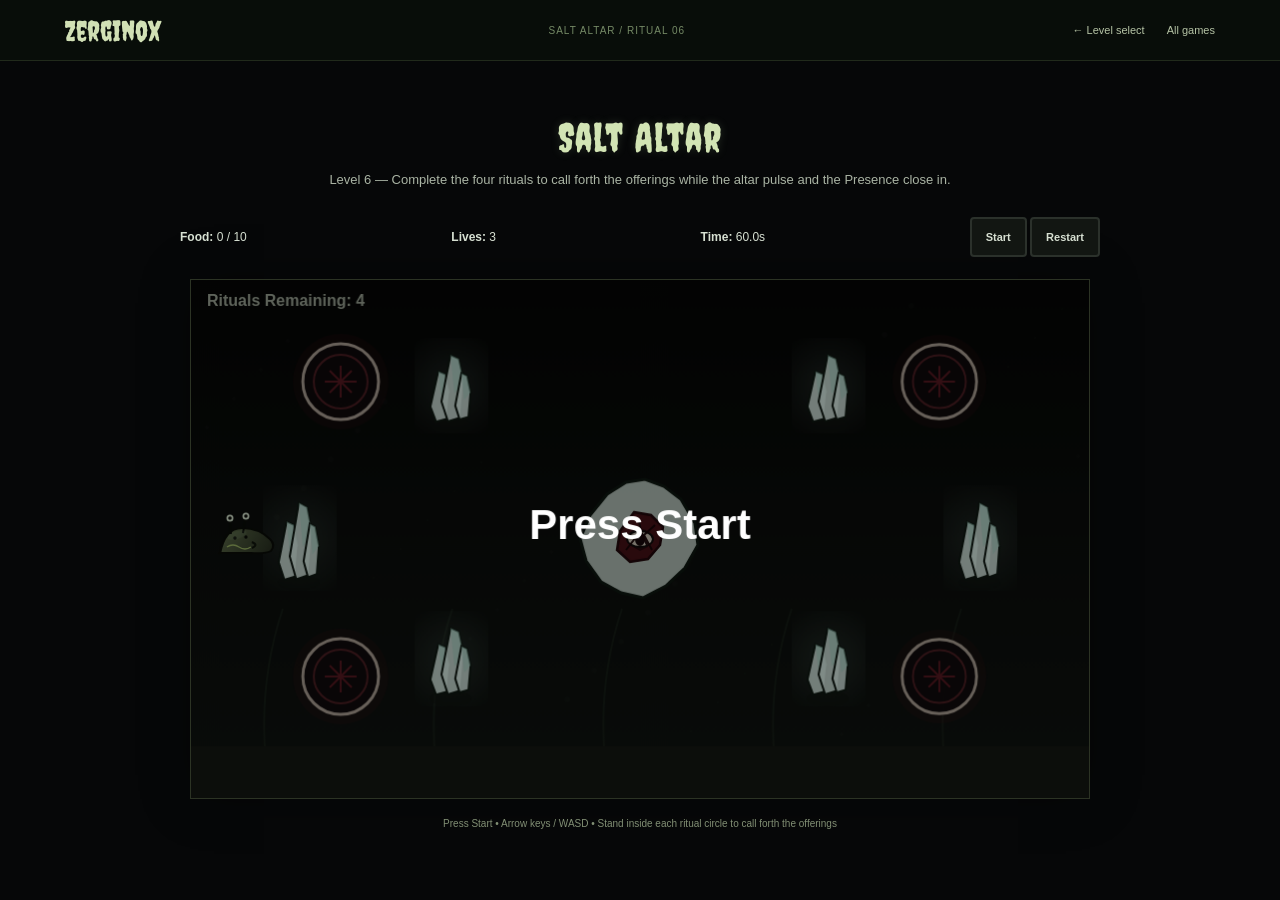
<file: games/salt-altar/level6.html>
<!DOCTYPE html>
<html lang="en">
<head>
  <meta charset="UTF-8" />
  <meta name="viewport" content="width=device-width, initial-scale=1.0" />
  <title>Salt Altar — Level 6 | Zerginox</title>
  <style>
    * { box-sizing: border-box; }

    body {
      margin: 0;
      font-family: Arial, sans-serif;
      background: #060708;
      color: #d7e0d2;
      display: flex;
      justify-content: center;
      align-items: center;
      min-height: 100vh;
    }

    .wrap {
      width: min(95vw, 920px);
      text-align: center;
      position: relative;
    }

    h1 {
      margin: 0 0 8px;
      font-size: 2rem;
      letter-spacing: 1px;
      color: #dbe7d1;
      text-shadow: 0 0 10px rgba(170, 205, 150, 0.18);
    }

    p {
      margin: 0 0 16px;
      color: #aab4a4;
    }

    canvas {
      width: 100%;
      max-width: 900px;
      height: auto;
      border: 4px solid #171b17;
      background: #0a0d0a;
      display: block;
      margin: 0 auto;
      image-rendering: pixelated;
      box-shadow: 0 0 28px rgba(0, 0, 0, 0.65);
    }

    .ui {
      display: flex;
      justify-content: space-between;
      gap: 12px;
      align-items: center;
      margin: 12px 0;
      flex-wrap: wrap;
    }

    button {
      border: 2px solid #2b312b;
      background: #121612;
      color: #d7e0d2;
      padding: 8px 14px;
      font-weight: bold;
      cursor: pointer;
    }

    button:disabled {
      opacity: 0.55;
      cursor: not-allowed;
    }

    .legend {
      font-size: 0.95rem;
      opacity: 0.9;
      color: #8f998b;
    }
  </style>
<link rel="icon" href="../../assets/favicon.svg" type="image/svg+xml"><link rel="stylesheet" href="portal.css"><script src="portal.js"></script>
</head>
<body class="salt-level">
<header class="portal-nav"><a class="portal-brand" href="../../">Zerginox</a><span class="portal-level">Salt Altar / Ritual 06</span><nav aria-label="Game navigation"><a href="index.html">← Level select</a><a href="../../#games">All games</a></nav></header>
  <div class="wrap">
    <h1>Salt Altar</h1>
    <p>Level 6 — Complete the four rituals to call forth the offerings while the altar pulse and the Presence close in.</p>

    <div class="ui">
      <div><strong>Food:</strong> <span id="score">0</span> / <span id="total">0</span></div>
      <div><strong>Lives:</strong> <span id="lives">3</span></div>
      <div><strong>Time:</strong> <span id="timer">60.0</span>s</div>
      <div>
        <button id="startBtn">Start</button>
        <button id="restartBtn">Restart</button>
      </div>
    </div>

    <canvas id="game" width="900" height="520"></canvas>
<div class="touch-controls" role="group" aria-label="Touch movement controls"><button type="button" data-key="ArrowLeft" aria-label="Move left">←</button><div class="vertical-controls"><button type="button" data-key="ArrowUp" aria-label="Move up">↑</button><button type="button" data-key="ArrowDown" aria-label="Move down">↓</button></div><button type="button" data-key="ArrowRight" aria-label="Move right">→</button></div>

    <p class="legend">Press Start • Arrow keys / WASD • Stand inside each ritual circle to call forth the offerings</p>
  </div>

  <script>
    const canvas = document.getElementById('game');
    const ctx = canvas.getContext('2d');
    const scoreEl = document.getElementById('score');
    const totalEl = document.getElementById('total');
    const livesEl = document.getElementById('lives');
    const timerEl = document.getElementById('timer');
    const restartBtn = document.getElementById('restartBtn');
    const startBtn = document.getElementById('startBtn');

    const keys = {};

    const world = {
      width: canvas.width,
      height: canvas.height,
      score: 0,
      totalFood: 10,
      lives: 3,
      timeLimit: 60,
      timeLeft: 60,
      lastTime: 0,
      win: false,
      lose: false,
    };

    const slug = {
      x: 24,
      y: 244,
      w: 56,
      h: 32,
      speed: 2.7,
      facing: 1,
      wiggle: 0,
      hurtTimer: 0,
    };

    const centerAltar = {
      x: 450,
      y: 260,
      radius: 56,
      rotation: 0,
      spinSpeed: 0.014,
      pulseTimer: 0,
      pulseInterval: 5600,
      ringGapAngle: -Math.PI / 2,
      ringGapWidth: 1.12,
      mouthPulse: 0,
    };

    const pulseRings = [];

    const presenceSpawnPoints = [
      { x: 450, y: 110 },
      { x: 450, y: 410 },
      { x: 320, y: 260 },
      { x: 580, y: 260 },
    ];

    const presences = presenceSpawnPoints.map((point, index) => ({
      x: point.x,
      y: point.y,
      homeX: point.x,
      homeY: point.y,
      r: 28,
      speed: 0.62 + index * 0.035,
      active: false,
      alpha: 0,
      bob: index * 0.9,
      engageTimer: 0,
    }));

    const rituals = [
      { x: 150, y: 102, radius: 38, progress: 0, completed: false, spawnIndex: 0 },
      { x: 750, y: 102, radius: 38, progress: 0, completed: false, spawnIndex: 1 },
      { x: 150, y: 398, radius: 38, progress: 0, completed: false, spawnIndex: 2 },
      { x: 750, y: 398, radius: 38, progress: 0, completed: false, spawnIndex: 3 }
    ];

    const foodSets = [
      [
        { x: 330, y: 102, r: 7, taken: false },
        { x: 384, y: 170, r: 7, taken: false },
        { x: 308, y: 230, r: 7, taken: false }
      ],
      [
        { x: 570, y: 104, r: 7, taken: false },
        { x: 516, y: 170, r: 7, taken: false },
        { x: 590, y: 230, r: 7, taken: false }
      ],
      [
        { x: 306, y: 296, r: 7, taken: false },
        { x: 382, y: 396, r: 7, taken: false }
      ],
      [
        { x: 592, y: 296, r: 7, taken: false },
        { x: 518, y: 396, r: 7, taken: false }
      ]
    ];

    const pillars = [
      { x: 240, y: 74,  w: 42, h: 64, flash: 0, blastRadius: 64 },
      { x: 618, y: 74,  w: 42, h: 64, flash: 0, blastRadius: 64 },
      { x: 88,  y: 222, w: 42, h: 74, flash: 0, blastRadius: 64 },
      { x: 770, y: 222, w: 42, h: 74, flash: 0, blastRadius: 64 },
      { x: 240, y: 348, w: 42, h: 64, flash: 0, blastRadius: 64 },
      { x: 618, y: 348, w: 42, h: 64, flash: 0, blastRadius: 64 }
    ];

    let foods = [];

    let gameStarted = false;
    let countdownActive = false;
    let countdownValue = 3;
    let winRedirectStarted = false;
    let countdownIntervalId = null;

    function clearKeys() {
      for (const key in keys) delete keys[key];
    }

    function updateUI() {
      scoreEl.textContent = world.score;
      livesEl.textContent = world.lives;
      timerEl.textContent = world.timeLeft.toFixed(1);
      totalEl.textContent = world.totalFood;
    }

    function clamp(v, min, max) {
      return Math.max(min, Math.min(max, v));
    }

    function rectsOverlap(a, b) {
      return a.x < b.x + b.w &&
             a.x + a.w > b.x &&
             a.y < b.y + b.h &&
             a.y + a.h > b.y;
    }

    function circleRectOverlap(circle, rect) {
      const closestX = clamp(circle.x, rect.x, rect.x + rect.w);
      const closestY = clamp(circle.y, rect.y, rect.y + rect.h);
      const dx = circle.x - closestX;
      const dy = circle.y - closestY;
      return (dx * dx + dy * dy) < (circle.r * circle.r);
    }

    function isSlugInSafeCircle() {
      const slugCenterX = slug.x + slug.w / 2;
      const slugCenterY = slug.y + slug.h / 2;
      return rituals.some(ritual => {
        const dx = slugCenterX - ritual.x;
        const dy = slugCenterY - ritual.y;
        return Math.hypot(dx, dy) <= ritual.radius - 4;
      });
    }

    function respawnSlug() {
      slug.x = 24;
      slug.y = 244;
      slug.facing = 1;
      slug.hurtTimer = 60;
      clearKeys();
    }

    function resetCoreState() {
      slug.x = 24;
      slug.y = 244;
      slug.facing = 1;
      slug.wiggle = 0;
      slug.hurtTimer = 0;

      centerAltar.rotation = 0;
      centerAltar.pulseTimer = 0;
      centerAltar.ringGapAngle = -Math.PI / 2;
      centerAltar.mouthPulse = 0;

      pulseRings.length = 0;

      for (const presence of presences) {
        presence.x = presence.homeX;
        presence.y = presence.homeY;
        presence.active = false;
        presence.alpha = 0;
        presence.bob = 0;
        presence.engageTimer = 0;
      }

      foods = [];
      rituals[0].progress = 0; rituals[0].completed = false;
      rituals[1].progress = 0; rituals[1].completed = false;
      rituals[2].progress = 0; rituals[2].completed = false;
      rituals[3].progress = 0; rituals[3].completed = false;

      world.score = 0;
      world.totalFood = 10;
      world.lives = 3;
      world.timeLeft = world.timeLimit;
      world.lastTime = performance.now();
      world.win = false;
      world.lose = false;

      gameStarted = false;
      countdownActive = false;
      countdownValue = 3;
      winRedirectStarted = false;
      if (countdownIntervalId !== null) {
        clearInterval(countdownIntervalId);
        countdownIntervalId = null;
      }

      clearKeys();
      updateUI();
    }

    function resetGame(showStart = true) {
      resetCoreState();
      startBtn.disabled = !showStart;
    }

    function beginWinReturn() {
      if (winRedirectStarted) return;
      winRedirectStarted = true;
      window.SaltAltarHost.advance(7);
      setTimeout(() => {
        window.location.href = 'index.html';
      }, 2000);
    }

    function beginCountdown() {
      if (countdownActive || gameStarted) return;

      clearKeys();
      countdownActive = true;
      countdownValue = 3;
      startBtn.disabled = true;

      if (countdownIntervalId !== null) {
        clearInterval(countdownIntervalId);
      }

      countdownIntervalId = setInterval(() => {
        countdownValue -= 1;
        if (countdownValue <= 0) {
          clearInterval(countdownIntervalId);
          countdownIntervalId = null;
          countdownActive = false;
          gameStarted = true;
          world.lastTime = performance.now();
        }
      }, 1000);
    }

    function startFirstRun() {
      if (countdownActive || gameStarted) return;
      clearKeys();
      beginCountdown();
    }

    function restartAfterFail() {
      clearKeys();
      resetGame(false);
      beginCountdown();
    }

    function loseLifeAndRespawn() {
      world.lives -= 1;
      updateUI();
      respawnSlug();
      const completedRituals = rituals.filter(ritual => ritual.completed).length;
      for (let i = 0; i < presences.length; i++) {
        const presence = presences[i];
        presence.active = i < completedRituals && world.score < world.totalFood;
        if (presence.active) {
          presence.x = presence.homeX;
          presence.y = presence.homeY;
          presence.engageTimer = 500 + i * 120;
        } else {
          presence.engageTimer = 0;
        }
      }
      if (world.lives <= 0) {
        world.lose = true;
        clearKeys();
      }
    }

    function spawnRing() {
      pulseRings.push({
        radius: 26,
        speed: 3.2,
        width: 18,
        gapAngle: centerAltar.ringGapAngle,
        gapWidth: centerAltar.ringGapWidth,
        hitCooldown: 0,
      });
    }

    function spawnFoodsForRitual(index) {
      const set = foodSets[index];
      for (const item of set) {
        foods.push({ x: item.x, y: item.y, r: item.r, taken: false });
      }
    }

    function angleDiff(a, b) {
      let diff = Math.atan2(Math.sin(a - b), Math.cos(a - b));
      return Math.abs(diff);
    }

    function update() {
      if (world.win || world.lose) return;
      if (!gameStarted) return;

      const now = performance.now();
      const dt = (now - world.lastTime) / 1000;
      world.lastTime = now;

      world.timeLeft = Math.max(0, world.timeLeft - dt);
      timerEl.textContent = world.timeLeft.toFixed(1);

      if (world.timeLeft <= 0) {
        world.lose = true;
        clearKeys();
        return;
      }

      let speed = slug.speed;
      let dx = 0;
      let dy = 0;

      if (keys['arrowleft'] || keys['a']) {
        dx -= speed;
        slug.facing = -1;
      }
      if (keys['arrowright'] || keys['d']) {
        dx += speed;
        slug.facing = 1;
      }
      if (keys['arrowup'] || keys['w']) dy -= speed;
      if (keys['arrowdown'] || keys['s']) dy += speed;

      slug.x = clamp(slug.x + dx, 0, world.width - slug.w);
      slug.y = clamp(slug.y + dy, 0, world.height - slug.h);
      slug.wiggle += 0.18;
      if (slug.hurtTimer > 0) slug.hurtTimer--;

      const slugBodyHitbox = {
        x: slug.x + 6,
        y: slug.y + 5,
        w: slug.w - 12,
        h: slug.h - 8,
      };
      if (slug.hurtTimer <= 0) {
        for (const pillar of pillars) {
          const pillarHitbox = { x: pillar.x, y: pillar.y, w: pillar.w, h: pillar.h };
          if (rectsOverlap(slugBodyHitbox, pillarHitbox)) {
            loseLifeAndRespawn();
            return;
          }
        }
      }

      centerAltar.rotation += centerAltar.spinSpeed;
      centerAltar.mouthPulse += dt * 4.8;
      centerAltar.pulseTimer += dt * 1000;
      if (centerAltar.pulseTimer >= centerAltar.pulseInterval) {
        centerAltar.pulseTimer = 0;
        centerAltar.ringGapAngle += Math.PI * 0.55;
        spawnRing();
      }

      for (let i = pulseRings.length - 1; i >= 0; i--) {
        const ring = pulseRings[i];
        ring.radius += ring.speed;
        if (ring.hitCooldown > 0) ring.hitCooldown--;

        const slugCenterX = slug.x + slug.w / 2;
        const slugCenterY = slug.y + slug.h / 2;
        const dxRing = slugCenterX - centerAltar.x;
        const dyRing = slugCenterY - centerAltar.y;
        const dist = Math.hypot(dxRing, dyRing);
        const angle = Math.atan2(dyRing, dxRing);
        const inBand = Math.abs(dist - ring.radius) <= ring.width * 0.55;
        const inGap = angleDiff(angle, ring.gapAngle) <= ring.gapWidth / 2 + 0.18;
        const inRitualSafeZone = rituals.some(ritual => {
          const dxSafe = slugCenterX - ritual.x;
          const dySafe = slugCenterY - ritual.y;
          return Math.hypot(dxSafe, dySafe) <= ritual.radius - 4;
        });

        if (slug.hurtTimer <= 0 && ring.hitCooldown <= 0 && inBand && !inGap && !inRitualSafeZone) {
          ring.hitCooldown = 18;
          loseLifeAndRespawn();
          break;
        }

        if (ring.radius > 640) pulseRings.splice(i, 1);
      }

      let activeRitual = null;
      const slugCenter = { x: slug.x + slug.w / 2, y: slug.y + slug.h / 2 };
      for (const ritual of rituals) {
        if (ritual.completed) continue;
        const dist = Math.hypot(slugCenter.x - ritual.x, slugCenter.y - ritual.y);
        if (dist <= ritual.radius - 4) {
          activeRitual = ritual;
          ritual.progress = Math.min(100, ritual.progress + dt * 64);
          if (ritual.progress >= 100) {
            ritual.completed = true;
            ritual.progress = 100;
            spawnFoodsForRitual(ritual.spawnIndex);
          }
        } else {
          ritual.progress = Math.max(0, ritual.progress - dt * 18);
        }
      }

      const completedRituals = rituals.filter(ritual => ritual.completed).length;
      const inSafeCircle = isSlugInSafeCircle();
      const targetX = slug.x + slug.w / 2;
      const targetY = slug.y + slug.h / 2;
      const slugHitbox = {
        x: slug.x + 6,
        y: slug.y + 6,
        w: slug.w - 12,
        h: slug.h - 8,
      };

      for (let i = 0; i < presences.length; i++) {
        const presence = presences[i];
        const shouldBeActive = i < completedRituals && world.score < world.totalFood;
        const wasPresenceActive = presence.active;
        presence.active = shouldBeActive;

        if (presence.active) {
          if (!wasPresenceActive) {
            presence.x = presence.homeX;
            presence.y = presence.homeY;
            presence.engageTimer = 500 + i * 120;
          }

          if (presence.engageTimer > 0) {
            presence.engageTimer -= dt * 1000;
          } else if (!inSafeCircle) {
            const pdx = targetX - presence.x;
            const pdy = targetY - presence.y;
            const pdist = Math.hypot(pdx, pdy) || 1;
            presence.x += (pdx / pdist) * presence.speed;
            presence.y += (pdy / pdist) * presence.speed;
          }
          presence.alpha = Math.min(0.86, presence.alpha + 0.018);
        } else {
          presence.engageTimer = 0;
          presence.alpha = Math.max(0, presence.alpha - 0.03);
        }
        presence.bob += 0.08;

        if (presence.alpha > 0.01 && slug.hurtTimer <= 0 && !inSafeCircle) {
          const presenceHit = {
            x: presence.x - presence.r,
            y: presence.y - presence.r,
            w: presence.r * 2,
            h: presence.r * 2
          };
          const overlap = !(presenceHit.x > slugHitbox.x + slugHitbox.w ||
                            presenceHit.x + presenceHit.w < slugHitbox.x ||
                            presenceHit.y > slugHitbox.y + slugHitbox.h ||
                            presenceHit.y + presenceHit.h < slugHitbox.y);
          if (overlap) {
            loseLifeAndRespawn();
            return;
          }
        }
      }

      const pickupZones = [
        {
          x: slug.x + slug.w / 2,
          y: slug.y + slug.h / 2 + Math.sin(slug.wiggle) * 1,
          r: 15,
        },
        {
          x: slug.facing === -1 ? slug.x + 10 : slug.x + slug.w - 10,
          y: slug.y + slug.h / 2 + Math.sin(slug.wiggle) * 1,
          r: 12,
        }
      ];

      for (const food of foods) {
        if (food.taken) continue;
        const foodRect = { x: food.x - food.r, y: food.y - food.r, w: food.r * 2, h: food.r * 2 };
        const collected = pickupZones.some(zone => circleRectOverlap(zone, foodRect));
        if (collected) {
          food.taken = true;
          world.score += 1;
          updateUI();
        }
      }

      if (!world.win && world.score >= world.totalFood) {
        world.win = true;
        clearKeys();
        beginWinReturn();
      }
    }

    function drawBackground() {
      const bg = ctx.createLinearGradient(0, 0, 0, canvas.height);
      bg.addColorStop(0, '#050605');
      bg.addColorStop(1, '#111612');
      ctx.fillStyle = bg;
      ctx.fillRect(0, 0, canvas.width, canvas.height);

      for (let i = 0; i < 42; i++) {
        const x = (i * 97) % canvas.width;
        const y = (i * 61) % canvas.height;
        ctx.fillStyle = i % 3 === 0 ? 'rgba(180, 220, 170, 0.035)' : 'rgba(255,255,255,0.02)';
        ctx.beginPath();
        ctx.arc(x, y, 1 + (i % 3), 0, Math.PI * 2);
        ctx.fill();
      }

      ctx.strokeStyle = 'rgba(70, 95, 70, 0.18)';
      ctx.lineWidth = 2;
      for (let x = 80; x < canvas.width; x += 170) {
        ctx.beginPath();
        ctx.moveTo(x, canvas.height);
        ctx.quadraticCurveTo(x - 18, canvas.height - 100, x + 12, canvas.height - 190);
        ctx.stroke();
      }

      ctx.fillStyle = '#151914';
      ctx.fillRect(0, 468, canvas.width, 52);
    }

    function drawFood(food, now) {
      if (food.taken) return;
      const pulse = 1 + Math.sin(now / 180 + food.x * 0.01) * 0.12;
      ctx.save();
      ctx.translate(food.x, food.y);
      ctx.scale(pulse, pulse);
      ctx.fillStyle = '#f7fff5';
      ctx.beginPath();
      ctx.arc(0, 0, food.r, 0, Math.PI * 2);
      ctx.fill();
      ctx.fillStyle = 'rgba(255,255,255,0.35)';
      ctx.beginPath();
      ctx.arc(-2, -2, food.r * 0.45, 0, Math.PI * 2);
      ctx.fill();
      ctx.restore();
    }

    function drawPillar(pillar, now) {
      const x = pillar.x;
      const y = pillar.y;
      const w = pillar.w;
      const h = pillar.h;

      const glow = ctx.createRadialGradient(
        x + w / 2, y + h / 2, 6,
        x + w / 2, y + h / 2, Math.max(w, h) * 0.9
      );
      glow.addColorStop(0, 'rgba(200,245,230,0.10)');
      glow.addColorStop(1, 'rgba(200,245,230,0)');
      ctx.fillStyle = glow;
      ctx.fillRect(x - 16, y - 16, w + 32, h + 32);

      ctx.fillStyle = 'rgba(15,18,15,0.45)';
      ctx.beginPath();
      ctx.ellipse(x + w * 0.48, y + h + 8, w * 0.50, 8, 0, 0, Math.PI * 2);
      ctx.fill();

      const base = 'rgba(235,255,248,0.88)';
      const tint = 'rgba(175,225,210,0.55)';

      const shards = [
        { cx: x + w * 0.24, cy: y + h * 0.64, sw: w * 0.54, sh: h * 0.76 },
        { cx: x + w * 0.54, cy: y + h * 0.50, sw: w * 0.62, sh: h * 1.00 },
        { cx: x + w * 0.78, cy: y + h * 0.64, sw: w * 0.42, sh: h * 0.70 }
      ];

      for (const shard of shards) {
        const sx = shard.cx;
        const sy = shard.cy;
        const sw = shard.sw;
        const sh = shard.sh;

        const poly = [
          { x: sx - sw * 0.45, y: sy + sh * 0.25 },
          { x: sx - sw * 0.10, y: sy - sh * 0.48 },
          { x: sx + sw * 0.22, y: sy - sh * 0.42 },
          { x: sx + sw * 0.42, y: sy - sh * 0.05 },
          { x: sx + sw * 0.30, y: sy + sh * 0.50 },
          { x: sx - sw * 0.20, y: sy + sh * 0.56 }
        ];

        ctx.fillStyle = base;
        ctx.strokeStyle = '#0f1912';
        ctx.lineWidth = 2;
        ctx.beginPath();
        ctx.moveTo(poly[0].x, poly[0].y);
        for (let i = 1; i < poly.length; i++) ctx.lineTo(poly[i].x, poly[i].y);
        ctx.closePath();
        ctx.fill();
        ctx.stroke();

        ctx.fillStyle = tint;
        ctx.beginPath();
        ctx.moveTo(poly[1].x, poly[1].y);
        ctx.lineTo(poly[2].x, poly[2].y);
        ctx.lineTo(poly[3].x, poly[3].y);
        ctx.lineTo(sx + sw * 0.05, sy + sh * 0.12);
        ctx.closePath();
        ctx.fill();
      }
    }

    function drawCenterAltar(now) {
      ctx.save();
      ctx.translate(centerAltar.x, centerAltar.y);
      ctx.rotate(centerAltar.rotation);

      ctx.fillStyle = 'rgba(15,18,15,0.50)';
      ctx.beginPath();
      ctx.ellipse(0, 14, centerAltar.radius, centerAltar.radius * 0.54, 0, 0, Math.PI * 2);
      ctx.fill();

      const outer = [
        { x: -14, y: -57 }, { x: 5, y: -60 }, { x: 24, y: -53 }, { x: 41, y: -40 },
        { x: 55, y: -16 }, { x: 58, y: 6 }, { x: 45, y: 29 }, { x: 26, y: 47 },
        { x: 3, y: 59 }, { x: -19, y: 54 }, { x: -39, y: 43 }, { x: -54, y: 22 },
        { x: -60, y: 0 }, { x: -50, y: -24 }, { x: -33, y: -45 }
      ];

      ctx.beginPath();
      ctx.moveTo(outer[0].x, outer[0].y);
      for (let i = 1; i < outer.length; i++) ctx.lineTo(outer[i].x, outer[i].y);
      ctx.closePath();
      ctx.fillStyle = 'rgba(224,242,232,0.84)';
      ctx.strokeStyle = '#0f1912';
      ctx.lineWidth = 3;
      ctx.fill();
      ctx.stroke();

      const bloodDisc = [
        { x: -6, y: -27 }, { x: 11, y: -24 }, { x: 23, y: -12 }, { x: 20, y: 6 },
        { x: 8, y: 20 }, { x: -10, y: 23 }, { x: -23, y: 11 }, { x: -20, y: -8 }
      ];
      ctx.beginPath();
      ctx.moveTo(bloodDisc[0].x, bloodDisc[0].y);
      for (let i = 1; i < bloodDisc.length; i++) ctx.lineTo(bloodDisc[i].x, bloodDisc[i].y);
      ctx.closePath();
      ctx.fillStyle = '#4a1218';
      ctx.strokeStyle = '#22070b';
      ctx.lineWidth = 2.5;
      ctx.fill();
      ctx.stroke();

      const darkCore = [
        { x: -3, y: -11 }, { x: 6, y: -9 }, { x: 11, y: -1 }, { x: 8, y: 8 },
        { x: 0, y: 12 }, { x: -9, y: 7 }, { x: -12, y: -2 }, { x: -8, y: -9 }
      ];
      ctx.beginPath();
      ctx.moveTo(darkCore[0].x, darkCore[0].y);
      for (let i = 1; i < darkCore.length; i++) ctx.lineTo(darkCore[i].x, darkCore[i].y);
      ctx.closePath();
      ctx.fillStyle = '#2a090d';
      ctx.fill();

      ctx.beginPath();
      ctx.ellipse(0, 0, 13, 8, 0, 0, Math.PI * 2);
      ctx.fillStyle = '#d9d1c2';
      ctx.fill();
      ctx.strokeStyle = '#120d0c';
      ctx.lineWidth = 2;
      ctx.stroke();

      ctx.beginPath();
      ctx.ellipse(0, 0, 5, 7, 0, 0, Math.PI * 2);
      ctx.fillStyle = '#17080b';
      ctx.fill();

      ctx.beginPath();
      ctx.arc(-2, -2, 1.5, 0, Math.PI * 2);
      ctx.fillStyle = 'rgba(255,255,255,0.55)';
      ctx.fill();

      ctx.strokeStyle = 'rgba(26,5,8,0.95)';
      ctx.lineWidth = 2;
      ctx.beginPath();
      ctx.moveTo(-17, -6); ctx.lineTo(-4, -2); ctx.lineTo(-14, 11);
      ctx.moveTo(15, -14); ctx.lineTo(4, -4); ctx.lineTo(12, 11);
      ctx.moveTo(-1, -18); ctx.lineTo(1, -7); ctx.lineTo(7, 6);
      ctx.stroke();

      ctx.restore();
    }

    function drawRitual(ritual, now) {
      const pulse = 1 + Math.sin(now / 210 + ritual.x * 0.01) * 0.06;
      ctx.save();
      ctx.translate(ritual.x, ritual.y);
      ctx.scale(pulse, pulse);

      ctx.beginPath();
      ctx.arc(0, 0, ritual.radius + 10, 0, Math.PI * 2);
      ctx.fillStyle = ritual.completed ? 'rgba(175, 225, 210, 0.08)' : 'rgba(90, 22, 30, 0.13)';
      ctx.fill();

      ctx.beginPath();
      ctx.arc(0, 0, ritual.radius, 0, Math.PI * 2);
      ctx.fillStyle = 'rgba(16, 10, 12, 0.86)';
      ctx.fill();
      ctx.strokeStyle = ritual.completed ? '#b7e6d8' : '#bbaea1';
      ctx.lineWidth = 3;
      ctx.stroke();

      ctx.beginPath();
      ctx.arc(0, 0, ritual.radius - 11, 0, Math.PI * 2);
      ctx.strokeStyle = ritual.completed ? 'rgba(190,255,236,0.70)' : 'rgba(120, 46, 54, 0.65)';
      ctx.lineWidth = 2;
      ctx.stroke();

      ctx.strokeStyle = ritual.completed ? '#dff7f0' : '#5e1b24';
      ctx.lineWidth = 2;
      ctx.beginPath();
      ctx.moveTo(-16, 0); ctx.lineTo(16, 0);
      ctx.moveTo(0, -16); ctx.lineTo(0, 16);
      ctx.moveTo(-11, -11); ctx.lineTo(11, 11);
      ctx.moveTo(11, -11); ctx.lineTo(-11, 11);
      ctx.stroke();

      if (!ritual.completed && ritual.progress > 0) {
        ctx.beginPath();
        ctx.arc(0, 0, ritual.radius + 5, -Math.PI / 2, -Math.PI / 2 + (Math.PI * 2) * (ritual.progress / 100));
        ctx.strokeStyle = '#e9f7df';
        ctx.lineWidth = 4;
        ctx.stroke();
      }

      ctx.restore();
    }

    function drawPulseRings() {
      for (const ring of pulseRings) {
        ctx.save();
        ctx.translate(centerAltar.x, centerAltar.y);
        ctx.strokeStyle = 'rgba(228, 240, 232, 0.52)';
        ctx.lineWidth = ring.width;
        ctx.beginPath();
        ctx.arc(0, 0, ring.radius, ring.gapAngle + ring.gapWidth / 2, ring.gapAngle - ring.gapWidth / 2 + Math.PI * 2, false);
        ctx.stroke();

        ctx.strokeStyle = 'rgba(122, 24, 34, 0.44)';
        ctx.lineWidth = 4;
        ctx.beginPath();
        ctx.arc(0, 0, ring.radius, ring.gapAngle + ring.gapWidth / 2, ring.gapAngle - ring.gapWidth / 2 + Math.PI * 2, false);
        ctx.stroke();
        ctx.restore();
      }
    }

    function drawPresence(presence, now) {
      if (presence.alpha <= 0.01) return;
      const bob = Math.sin(presence.bob) * 4;
      const wingFlap = Math.sin(now * 0.014) * 5;
      ctx.save();
      ctx.globalAlpha = presence.alpha;
      ctx.translate(presence.x, presence.y + bob);

      const glow = ctx.createRadialGradient(0, 0, 6, 0, 0, 60);
      glow.addColorStop(0, 'rgba(156,184,96,0.18)');
      glow.addColorStop(1, 'rgba(156,184,96,0)');
      ctx.fillStyle = glow;
      ctx.beginPath();
      ctx.arc(0, 0, 60, 0, Math.PI * 2);
      ctx.fill();

      for (const side of [-1, 1]) {
        ctx.save();
        ctx.scale(side, 1);

        ctx.fillStyle = '#394426';
        ctx.beginPath();
        ctx.moveTo(16, -2);
        ctx.quadraticCurveTo(34, -28 - wingFlap, 54, -20);
        ctx.quadraticCurveTo(66, -12, 58, 2);
        ctx.quadraticCurveTo(50, 16, 34, 18);
        ctx.quadraticCurveTo(23, 14, 16, -2);
        ctx.fill();

        ctx.fillStyle = '#56683a';
        ctx.beginPath();
        ctx.moveTo(12, 2);
        ctx.quadraticCurveTo(30, 28 + wingFlap * 0.6, 50, 26);
        ctx.quadraticCurveTo(60, 22, 54, 8);
        ctx.quadraticCurveTo(46, -4, 26, -2);
        ctx.quadraticCurveTo(16, -1, 12, 2);
        ctx.fill();

        ctx.strokeStyle = '#1b2211';
        ctx.lineWidth = 2;
        ctx.beginPath();
        ctx.moveTo(14, 0);
        ctx.quadraticCurveTo(30, -10, 53, -12);
        ctx.moveTo(16, 5);
        ctx.quadraticCurveTo(31, 8, 50, 16);
        ctx.stroke();

        ctx.restore();
      }

      const bodyGrad = ctx.createRadialGradient(-4, -8, 6, 0, 0, 34);
      bodyGrad.addColorStop(0, '#a9ba72');
      bodyGrad.addColorStop(0.45, '#748a45');
      bodyGrad.addColorStop(1, '#445228');
      ctx.fillStyle = bodyGrad;
      ctx.beginPath();
      ctx.arc(0, 0, 30, 0, Math.PI * 2);
      ctx.fill();
      ctx.strokeStyle = '#1b2211';
      ctx.lineWidth = 2;
      ctx.stroke();

      const holes = [
        { x: -13, y: -12, r: 6.8 },
        { x: -2, y: -15, r: 5.2 },
        { x: 10, y: -11, r: 6.4 },
        { x: 16, y: -1, r: 4.8 },
        { x: -17, y: -1, r: 5.8 },
        { x: -7, y: 1, r: 7.4 },
        { x: 5, y: 2, r: 6.0 },
        { x: 16, y: 8, r: 6.2 },
        { x: -11, y: 13, r: 7.1 },
        { x: 1, y: 12, r: 5.0 },
        { x: 12, y: 16, r: 6.0 },
        { x: -1, y: 22, r: 4.6 }
      ];

      for (const hole of holes) {
        ctx.beginPath();
        ctx.arc(hole.x, hole.y, hole.r + 1.8, 0, Math.PI * 2);
        ctx.fillStyle = '#2c3419';
        ctx.fill();

        ctx.beginPath();
        ctx.arc(hole.x, hole.y, hole.r, 0, Math.PI * 2);
        ctx.fillStyle = '#a3c95a';
        ctx.fill();

        ctx.beginPath();
        ctx.arc(hole.x - hole.r * 0.15, hole.y - hole.r * 0.15, hole.r * 0.36, 0, Math.PI * 2);
        ctx.fillStyle = 'rgba(229,247,182,0.35)';
        ctx.fill();
      }

      ctx.fillStyle = '#232c15';
      ctx.beginPath();
      ctx.arc(-7, -2, 2.2, 0, Math.PI * 2);
      ctx.arc(7, -2, 2.2, 0, Math.PI * 2);
      ctx.fill();

      ctx.beginPath();
      ctx.moveTo(-10, 12);
      ctx.quadraticCurveTo(0, 18 + Math.sin(now * 0.02) * 2, 10, 12);
      ctx.quadraticCurveTo(0, 26, -10, 12);
      ctx.fillStyle = '#1a1f10';
      ctx.fill();

      ctx.restore();
    }

    function drawSlugBody(baseA, baseB, hurtFlash) {
      const bodyGrad = ctx.createLinearGradient(0, 0, slug.w, slug.h);
      bodyGrad.addColorStop(0, hurtFlash ? '#6f7b58' : baseA);
      bodyGrad.addColorStop(1, hurtFlash ? '#303926' : baseB);
      ctx.fillStyle = bodyGrad;

      ctx.beginPath();
      ctx.moveTo(5, slug.h - 1);
      ctx.quadraticCurveTo(10, 4, 28, 5);
      ctx.quadraticCurveTo(44, 5, 55, 16);
      ctx.quadraticCurveTo(61, 22, 56, 28);
      ctx.quadraticCurveTo(51, 31, 36, 30);
      ctx.lineTo(10, 30);
      ctx.quadraticCurveTo(2, 29, 5, slug.h - 1);
      ctx.fill();

      ctx.strokeStyle = '#0a0d08';
      ctx.lineWidth = 2;
      ctx.stroke();

      ctx.strokeStyle = '#0a0d08';
      ctx.lineWidth = 2;
      ctx.beginPath();
      ctx.moveTo(16, 11);
      ctx.lineTo(15, -5);
      ctx.moveTo(28, 10);
      ctx.lineTo(31, -7);
      ctx.stroke();

      ctx.fillStyle = '#e9f7df';
      ctx.beginPath();
      ctx.arc(15, -5, 3.5, 0, Math.PI * 2);
      ctx.arc(31, -7, 3.5, 0, Math.PI * 2);
      ctx.fill();

      ctx.fillStyle = '#0a0d08';
      ctx.beginPath();
      ctx.arc(15, -5, 1.8, 0, Math.PI * 2);
      ctx.arc(31, -7, 1.8, 0, Math.PI * 2);
      ctx.fill();

      ctx.beginPath();
      ctx.arc(20, 15, 1.7, 0, Math.PI * 2);
      ctx.arc(31, 14, 1.7, 0, Math.PI * 2);
      ctx.fill();

      ctx.strokeStyle = '#10150c';
      ctx.lineWidth = 2;
      ctx.beginPath();
      ctx.moveTo(37, 19);
      ctx.quadraticCurveTo(44, 22, 37, 25);
      ctx.stroke();

      ctx.strokeStyle = '#a9c56d';
      ctx.lineWidth = 1.5;
      ctx.beginPath();
      ctx.moveTo(12, 24);
      ctx.quadraticCurveTo(18, 20, 24, 24);
      ctx.quadraticCurveTo(30, 28, 36, 24);
      ctx.stroke();

      ctx.fillStyle = 'rgba(210, 255, 210, 0.08)';
      ctx.beginPath();
      ctx.ellipse(22, 12, 10, 4, -0.3, 0, Math.PI * 2);
      ctx.fill();
    }

    function drawDefaultSlug() {
      const isHurtFlash = slug.hurtTimer > 0 && Math.floor(slug.hurtTimer / 5) % 2 === 0;
      drawSlugBody('#6e7f56', '#2b3323', isHurtFlash);
    }

    function drawSlug() {
      const bob = Math.sin(slug.wiggle) * 2;
      const isHurtFlash = slug.hurtTimer > 0 && Math.floor(slug.hurtTimer / 5) % 2 === 0;

      ctx.save();
      ctx.translate(slug.x + slug.w / 2, slug.y + slug.h / 2 + bob);
      if (slug.facing === -1) ctx.scale(-1, 1);
      ctx.translate(-slug.w / 2, -slug.h / 2);
      if (isHurtFlash) ctx.globalAlpha = 0.65;
      drawDefaultSlug();
      ctx.restore();
    }

    function drawStatusText() {
      const remaining = rituals.filter(r => !r.completed).length;
      ctx.fillStyle = '#aab4a4';
      ctx.font = 'bold 16px Arial';
      ctx.fillText(`Rituals Remaining: ${remaining}`, 16, 26);

      const active = rituals.find(r => !r.completed && r.progress > 0 && r.progress < 100);
      if (active) {
        ctx.fillStyle = '#d7e0d2';
        ctx.fillText(`Channeling: ${Math.ceil(active.progress)}%`, 16, 48);
      }
    }

    function drawMessage() {
      if (!world.win && !world.lose && !countdownActive && gameStarted) return;

      ctx.fillStyle = 'rgba(0,0,0,0.45)';
      ctx.fillRect(0, 0, canvas.width, canvas.height);
      ctx.fillStyle = 'white';
      ctx.textAlign = 'center';

      if (countdownActive) {
        ctx.font = 'bold 80px Arial';
        ctx.fillText(String(countdownValue), canvas.width / 2, canvas.height / 2);
      } else if (!gameStarted) {
        ctx.font = 'bold 42px Arial';
        ctx.fillText('Press Start', canvas.width / 2, canvas.height / 2);
      } else if (world.win) {
        ctx.font = 'bold 42px Arial';
        ctx.fillText('Offering Accepted!', canvas.width / 2, canvas.height / 2 - 10);
        ctx.font = '24px Arial';
        ctx.fillText('Returning to altar...', canvas.width / 2, canvas.height / 2 + 35);
      } else if (world.lose) {
        ctx.font = 'bold 42px Arial';
        ctx.fillText('The ritual failed.', canvas.width / 2, canvas.height / 2 - 10);
        ctx.font = '24px Arial';
        ctx.fillText('Press Restart to play again', canvas.width / 2, canvas.height / 2 + 35);
      }

      ctx.textAlign = 'left';
    }

    function draw() {
      const now = performance.now();
      drawBackground();
      for (const pillar of pillars) drawPillar(pillar, now);
      for (const ritual of rituals) drawRitual(ritual, now);
      drawPulseRings();
      drawCenterAltar(now);
      for (const food of foods) drawFood(food, now);
      for (const presence of presences) drawPresence(presence, now);
      drawSlug();
      drawStatusText();
      drawMessage();
    }

    function loop() {
      update();
      draw();
      requestAnimationFrame(loop);
    }

    window.addEventListener('keydown', (e) => {
      const key = e.key.toLowerCase();
      if (['arrowleft', 'arrowright', 'arrowup', 'arrowdown', 'w', 'a', 's', 'd'].includes(key)) {
        e.preventDefault();
        keys[key] = true;
      }
    });

    window.addEventListener('keyup', (e) => {
      const key = e.key.toLowerCase();
      if (['arrowleft', 'arrowright', 'arrowup', 'arrowdown', 'w', 'a', 's', 'd'].includes(key)) {
        e.preventDefault();
        keys[key] = false;
      }
    });

    window.addEventListener('blur', clearKeys);

    startBtn.addEventListener('click', startFirstRun);
    restartBtn.addEventListener('click', restartAfterFail);

    resetGame(true);
    loop();
  </script>
</body>
</html>
</file>
<file: style.css>
@font-face{font-family:Creepster;src:url('assets/fonts/Creepster-Regular.ttf') format('truetype');font-weight:400;font-style:normal;font-display:swap}
@font-face{font-family:Geist;src:url('assets/geist.woff2') format('woff2');font-weight:100 900;font-display:swap}
@font-face{font-family:'Geist Mono';src:url('assets/geist-mono.woff2') format('woff2');font-weight:100 900;font-display:swap}
:root{--bg:#0b100e;--surface:#111a14;--text:#dfe4d5;--muted:#9ca995;--dim:#7b8978;--lime:#c4dc93;--line:#b9d69a25;--mono:'Geist Mono',monospace;--sans:Geist,Arial,sans-serif;--display:Creepster,Georgia,serif;color-scheme:dark;font-family:var(--sans)}
*{box-sizing:border-box}html{scroll-behavior:smooth;scroll-padding-top:35px}body{margin:0;background:var(--bg);color:var(--text);background-image:radial-gradient(ellipse at 75% 15%,#62834b0b,transparent 38%)}body::before{content:'';position:fixed;inset:0;pointer-events:none;z-index:8;opacity:.11;background-image:url("data:image/svg+xml,%3Csvg viewBox='0 0 180 180' xmlns='http://www.w3.org/2000/svg'%3E%3Cfilter id='n'%3E%3CfeTurbulence type='fractalNoise' baseFrequency='.92' numOctaves='3' stitchTiles='stitch'/%3E%3C/filter%3E%3Cpath fill='%23fff' opacity='.17' filter='url(%23n)' d='M0 0h180v180H0z'/%3E%3C/svg%3E")}::selection{background:#c4dc9340;color:#f1f6e3}a{color:inherit;text-decoration:none}button{font:inherit}a:focus-visible,button:focus-visible{outline:2px solid var(--lime);outline-offset:6px}.skip-link{position:fixed;left:18px;top:-80px;z-index:20;background:var(--lime);color:var(--bg);padding:14px}.skip-link:focus{top:15px}.site-shell{width:min(1320px,calc(100% - 112px));margin:0 auto}.site-header{height:111px;display:flex;justify-content:space-between;align-items:center;border-bottom:1px solid var(--line)}.brand{font-family:var(--display);font-size:36px;letter-spacing:.02em;color:#d3dfbb;line-height:1;display:inline-flex;align-items:center;gap:16px}.brand-star{font-family:Georgia,serif;color:var(--lime);font-size:17px}.site-header nav{display:flex;gap:34px;align-items:center;font-size:12px;color:#adbba1}.site-header nav a{transition:color .2s}.site-header nav a:hover{color:var(--lime)}.site-header .nav-contact{color:var(--text);margin-left:13px;border:1px solid #a6bb843d;border-radius:3px;padding:13px 17px;display:flex;gap:24px;align-items:center}.nav-contact span{font-size:17px;color:var(--lime)}.hero{display:grid;grid-template-columns:1fr 1.06fr;align-items:center;min-height:692px;padding:35px 0 56px;gap:10px}.hero-copy{position:relative;z-index:1;padding:25px 0 0}.eyebrow{font-family:var(--mono);font-size:9px;font-weight:450;line-height:1.8;letter-spacing:.14em;color:#a1b48c;display:flex;align-items:center;gap:9px;margin:0 0 20px}.status-dot{display:inline-block;width:5px;height:5px;border-radius:50%;background:var(--lime);box-shadow:0 0 9px #c4dc9333;flex-shrink:0}.hero-wordmark{font-family:var(--display);font-size:clamp(80px,8.9vw,128px);font-weight:400;line-height:1.03;letter-spacing:.012em;margin:4px 0 20px;background:linear-gradient(175deg,#edf0d7 8%,#d7e6b1 53%,#91aa6b 100%);color:#d7e6b1;-webkit-background-clip:text;background-clip:text;-webkit-text-fill-color:transparent;filter:drop-shadow(0 5px 10px #0005)}.hero-statement{font-size:clamp(31px,3.4vw,48px);font-weight:430;letter-spacing:-1.7px;line-height:1.15;margin:0 0 25px}.hero-statement em,.about-heading em{font-family:Georgia,serif;color:var(--lime);font-weight:400}.intro{font-size:14px;line-height:1.85;color:var(--muted);max-width:375px;margin:0 0 30px}.hero-actions{display:flex;gap:25px;align-items:center;flex-wrap:wrap}.button{display:inline-flex;align-items:center;justify-content:space-between;gap:23px;padding:16px 20px;border:1px solid var(--line);border-radius:3px;font-size:11px;min-height:48px;transition:background .2s,transform .2s}.button-primary{background:var(--lime);color:#1c291a;border-color:var(--lime);font-weight:650}.button-primary:hover{background:#d2e7ae;transform:translateY(-2px)}.button span{font-size:18px;line-height:1}.text-link{font-size:11px;display:inline-flex;align-items:center;gap:18px;padding:10px 0;color:#c6d1bb}.text-link:hover{color:var(--lime)}.text-link span{font-size:16px}.hero-footnote{margin-top:40px;font-family:var(--mono);font-size:7px;letter-spacing:.1em;color:#7d8f73;display:flex;align-items:center;gap:10px}.tiny-cross{font-size:15px;color:#b6c993}.wizard-stage{position:relative;width:calc(100% + 55px);margin-left:-10px}.wizard-stage canvas{display:block;width:100%;height:auto;aspect-ratio:690/640}.wizard-caption{display:flex;align-items:center;gap:9px;font-family:var(--mono);font-size:7px;letter-spacing:.12em;color:#74866e;margin:0 49px 0 87px}.caption-rule{width:20px;height:1px;background:#7c8d6755}.caption-index{margin-left:auto;color:#5e715b}.games-section{padding:40px 0 100px;border-top:1px solid var(--line);scroll-margin-top:25px}.section-heading{display:flex;align-items:flex-end;justify-content:space-between;gap:20px;margin:18px 0 32px}.section-heading .eyebrow{margin-bottom:12px}.section-heading h2{font-weight:450;letter-spacing:-1.4px;font-size:35px;margin:0;line-height:1.2}.section-heading h2>span{color:var(--lime)}.section-aside{font-family:var(--mono);font-size:7px;letter-spacing:.1em;color:#74846d;padding-bottom:5px}.game-grid{display:grid;grid-template-columns:1fr 1fr;gap:30px}.game-card{border:1px solid #b9d69a22;background:#111a1466;border-radius:5px;overflow:hidden;transition:border-color .3s}.game-card:hover{border-color:#b9d69a50}.game-art{height:310px;position:relative;display:block;overflow:hidden;border-bottom:1px solid #b9d69a1a}.salt-art{background:#0b1109}.salt-art img{width:100%;height:100%;object-fit:cover;object-position:center 43%;filter:brightness(.8) saturate(.7);transition:filter .5s,transform .7s}.salt-card:hover .salt-art img{filter:brightness(.94) saturate(.85);transform:scale(1.025)}.art-index{position:absolute;top:22px;left:25px;font-family:var(--mono);font-size:7px;letter-spacing:.14em;color:#c5d6af9a;z-index:1;text-shadow:0 1px 8px #000}.art-corner{position:absolute;right:22px;bottom:22px;width:32px;height:32px;border:1px solid #d3eab545;background:#0a140ca8;border-radius:50%;display:grid;place-items:center;font-size:16px;color:#d5e8b7}.fish-art{background:radial-gradient(ellipse at 45% 50%,#213b38,#0b1a21 75%)}.fish-art canvas{width:100%;height:100%;object-fit:cover}.lake-whisper{position:absolute;bottom:24px;left:25px;font-family:var(--mono);font-size:7px;letter-spacing:.19em;color:#a9c9bc88}.game-copy{padding:29px 30px 26px}.game-kicker{font-family:var(--mono);font-size:7px;letter-spacing:.13em;color:#b3c78e;display:flex;gap:7px;align-items:center}.game-kicker .status-dot{width:4px;height:4px}.game-kicker.prototype{color:#91b3aa}.prototype .status-dot{background:#8fbcb2}.game-copy h3{font-family:var(--display);font-weight:400;font-size:42px;letter-spacing:.015em;line-height:1;margin:18px 0 15px;color:#e1e9cd}.game-copy p{font-size:12px;line-height:1.85;color:var(--muted);max-width:420px;min-height:67px;margin:0 0 20px}.game-meta{display:flex;gap:18px;color:#9cae8b;font-family:var(--mono);font-size:8px;letter-spacing:.01em;margin-bottom:26px}.game-meta span+span::before{content:'·';margin-right:18px;color:#607456}.game-link{border-top:1px solid var(--line);padding-top:20px;font-size:12px;font-weight:500;display:flex;align-items:center;justify-content:space-between;color:#d1deb9}.game-link span{font-size:19px;transition:transform .2s}.game-link:hover span{transform:translate(3px,-3px)}.about-section{border-top:1px solid var(--line);padding:65px 0 80px;display:grid;grid-template-columns:100px 1fr 1.1fr;gap:35px;scroll-margin-top:25px}.about-mark{display:flex;flex-direction:column;align-items:flex-start;color:#8ba270;padding-top:6px}.about-mark>span{font-family:Georgia,serif;font-size:49px;line-height:1}.about-mark i{height:33px;width:1px;background:var(--line);margin:18px 0 13px 20px}.about-mark small{font-family:var(--mono);font-size:6px;letter-spacing:.13em;line-height:1.8;color:#73866b}.about-heading .eyebrow{margin-bottom:19px}.about-heading h2{font-weight:420;font-size:32px;letter-spacing:-1.2px;line-height:1.3;margin:0}.about-heading em{font-size:30px}.about-copy p{margin:0 0 17px;font-size:12px;line-height:1.9;color:var(--muted)}.about-copy .availability{padding-left:15px;border-left:1px solid #9dbb6c66;color:#c0cfae;font-size:11px;margin:25px 0 11px}.availability .status-dot{width:4px;height:4px;margin-right:6px;vertical-align:2px}.contact-section{padding:54px 0 65px;border-top:1px solid var(--line)}.contact-section .eyebrow{margin-bottom:16px}.contact-section>div{display:flex;justify-content:space-between;gap:20px;align-items:center}.contact-section h2{font-weight:420;font-size:clamp(36px,5.6vw,75px);line-height:1.15;letter-spacing:-2.6px;margin:0 0 16px}.contact-circle{border:1px solid #b9d69a50;color:var(--lime);border-radius:50%;width:68px;height:68px;display:grid;place-items:center;transition:background .25s,color .25s}.contact-circle:hover{background:var(--lime);color:#132215}.contact-circle span{font-size:35px;font-weight:200}.contact-email{font-size:13px;color:#b2c39c;border-bottom:1px solid #9dbb6c44;padding-bottom:5px}.site-footer{border-top:1px solid var(--line);display:flex;align-items:center;gap:30px;justify-content:space-between;padding:27px 0 32px}.footer-brand{font-size:27px;color:#829674}.site-footer>span{font-family:var(--mono);font-size:6px;letter-spacing:.12em;color:#708067}.site-footer>a:last-child{font-size:10px;color:#a8b99a}.site-footer>a:last-child span{margin-left:10px;color:var(--lime)}
/* Game landing pages share the site identity, while the games keep their own worlds. */
.game-page .site-header{height:96px}.game-page-main{padding:60px 0 75px}.game-breadcrumb{font-family:var(--mono);font-size:9px;color:#879b79;display:inline-flex;gap:10px;margin-bottom:35px}.game-intro-grid{display:grid;grid-template-columns:.9fr 1fr;gap:75px;align-items:center}.game-page-title{font-family:var(--display);font-size:clamp(70px,8vw,108px);font-weight:400;line-height:.95;letter-spacing:.01em;margin:20px 0 24px;color:#dce8c7}.game-page-intro{font-size:15px;line-height:1.9;color:#a7b59d;max-width:440px}.game-page-stats{display:flex;gap:25px;margin:32px 0;padding:22px 0;border-top:1px solid var(--line);border-bottom:1px solid var(--line)}.game-page-stats b{display:block;font-size:24px;color:#d3e4b4;font-weight:450}.game-page-stats small{display:block;font-family:var(--mono);font-size:7px;letter-spacing:.08em;color:#8ea17f;margin-top:7px}.game-controls-note{margin:25px 0;font-size:12px;line-height:1.85;color:#98a78b}.game-controls-note b{color:#c2d3ac;font-weight:500}.prototype-note{font-size:11px;border-left:1px solid #99b39066;padding:0 0 0 14px;line-height:1.8;color:#98ae9e;margin-top:26px}.phone-frame{width:100%;max-width:440px;margin:auto;border:1px solid #829f7e3a;border-radius:17px;padding:7px;background:#0a1110;box-shadow:0 20px 80px #0005}.phone-frame iframe{width:100%;height:835px;display:block;border:0;border-radius:11px;background:#071a22}.phone-caption{font-family:var(--mono);font-size:7px;letter-spacing:.1em;color:#8da27b;display:flex;justify-content:space-between;margin:17px 8px 0}.game-description-links{display:flex;flex-wrap:wrap;gap:13px;align-items:center}.download-link{font-size:11px;color:#b2c59a;border-bottom:1px solid #b2c59a44;padding:10px 0}.game-page .site-footer{margin-top:30px}
@media(min-width:1600px){.hero{min-height:740px}.wizard-stage{width:calc(100% + 90px);margin-left:-25px}.hero-wordmark{font-size:139px}}
@media(max-width:1050px){.site-shell{width:calc(100% - 64px)}.hero{min-height:630px;grid-template-columns:1.04fr 1fr}.hero-wordmark{font-size:clamp(75px,10.1vw,108px)}.hero-statement{font-size:36px}.wizard-stage{width:calc(100% + 60px);margin-left:-30px}.intro{font-size:13px}.hero-actions{gap:15px}.hero-footnote{font-size:6px}.section-aside{display:none}.game-art{height:270px}.game-copy{padding:25px}.about-section{grid-template-columns:65px 1fr 1.2fr;gap:22px}.about-heading h2{font-size:27px}.about-heading em{font-size:26px}.game-intro-grid{gap:40px;grid-template-columns:.85fr 1fr}}
@media(max-width:760px){.site-shell{width:calc(100% - 40px)}.site-header{height:86px}.brand{font-size:29px;gap:8px}.brand-star{font-size:13px}.site-header nav{gap:20px;font-size:10px}.site-header .nav-contact{margin:0;padding:10px 12px;gap:10px}.site-header nav>a:nth-child(2):not(.nav-contact){display:none}.hero{grid-template-columns:1fr;min-height:0;padding:47px 0 37px;gap:0}.hero-copy{padding:0;max-width:540px}.eyebrow{font-size:8px}.hero-wordmark{font-size:clamp(82px,18.5vw,126px);margin:0 0 21px}.hero-statement{font-size:36px;line-height:1.13}.intro{max-width:360px;font-size:13px}.hero-actions{gap:25px}.hero-footnote{margin-top:27px;font-size:6px}.wizard-stage{width:min(100% + 10px,530px);margin:-15px auto 0}.wizard-stage canvas{width:100%;max-height:510px}.wizard-caption{margin:0 35px;font-size:6px}.games-section{padding:24px 0 54px}.section-heading{margin:17px 0 25px}.section-heading h2{font-size:29px}.game-grid{grid-template-columns:1fr;gap:24px}.game-art{height:300px}.game-copy p{font-size:12px;min-height:0;max-width:none}.game-copy{padding:25px}.about-section{grid-template-columns:1fr;padding:38px 0 45px;gap:25px}.about-mark{display:none}.about-heading h2{font-size:32px}.about-heading em{font-size:30px}.about-copy p{font-size:12px}.contact-section{padding:35px 0 43px}.contact-section h2{font-size:39px;letter-spacing:-1.7px}.contact-circle{width:48px;height:48px;flex-shrink:0}.contact-circle span{font-size:26px}.contact-email{font-size:11px}.site-footer{padding:23px 0;gap:18px;flex-wrap:wrap}.site-footer>span{order:3;width:100%;font-size:6px}.footer-brand{font-size:26px}.site-footer>a:last-child{margin-left:auto}.game-page .site-header{height:80px}.game-page-main{padding:30px 0 35px}.game-intro-grid{grid-template-columns:1fr;gap:35px}.game-page-title{font-size:78px}.game-page-intro{font-size:14px}.game-page-stats{margin:25px 0;gap:35px}.game-breadcrumb{margin-bottom:20px}.phone-frame{max-width:440px;border-radius:12px;padding:4px}.phone-frame iframe{height:810px;border-radius:8px}.phone-caption{margin-bottom:10px}.prototype-note{max-width:440px}}
@media(max-width:380px){.site-shell{width:calc(100% - 32px)}.site-header nav{gap:12px}.site-header .nav-contact{font-size:9px;padding:10px}.hero-wordmark{font-size:79px}.hero-actions{gap:17px}.hero-actions .text-link{font-size:10px}.hero-footnote{font-size:5px}.game-art{height:250px}.game-copy{padding:22px}.game-meta{font-size:7px;gap:10px}.game-meta span+span::before{margin-right:10px}.contact-section h2{font-size:33px}.game-page-title{font-size:70px}.phone-frame iframe{height:745px}}
@media(prefers-reduced-motion:reduce){html{scroll-behavior:auto}*,*::before,*::after{transition:none!important;animation:none!important}}
</file>
<file: games/salt-altar/style.css>
* {
  box-sizing: border-box;
}

:root {
  --text-main: #dbe4d7;
  --text-dim: #93a08f;
  --border: #283128;
  --btn-border: #384438;
  --btn-unlocked: #b8d87a;
  --btn-locked: #4d554c;
  --shadow: rgba(0, 0, 0, 0.65);
}

html,
body {
  margin: 0;
  min-height: 100%;
}

body {
  font-family: Arial, Helvetica, sans-serif;
  color: var(--text-main);
  background: radial-gradient(circle at top, #172017 0%, #0b0f0b 30%, #040504 100%);
  overflow-x: hidden;
}

body::before {
  content: "";
  position: fixed;
  inset: 0;
  pointer-events: none;
  background:
    radial-gradient(circle at 20% 15%, rgba(130, 170, 110, 0.06), transparent 20%),
    radial-gradient(circle at 80% 10%, rgba(130, 170, 110, 0.04), transparent 18%),
    radial-gradient(circle at 50% 85%, rgba(130, 170, 110, 0.03), transparent 25%);
}

.page-shell {
  width: min(1100px, 94vw);
  margin: 0 auto;
  padding: 24px 0 48px;
}

.site-header {
  text-align: center;
  margin-bottom: 22px;
}

.header-logo {
  display: block;
  width: min(92vw, 760px);
  max-width: 100%;
  height: auto;
  margin: 0 auto;
  filter: drop-shadow(0 12px 30px rgba(0, 0, 0, 0.55));
}

.tagline {
  margin: 10px 0 0;
  color: var(--text-dim);
  font-size: 1rem;
  letter-spacing: 0.12em;
  text-transform: uppercase;
}

.altar-panel {
  background: linear-gradient(to bottom, rgba(15, 19, 15, 0.96), rgba(8, 11, 8, 0.96));
  border: 2px solid var(--border);
  border-radius: 18px;
  padding: 28px 24px 30px;
  box-shadow:
    0 16px 40px var(--shadow),
    inset 0 0 0 1px rgba(180, 220, 160, 0.03);
}

.panel-title {
  margin: 0;
  text-align: center;
  font-size: clamp(1.6rem, 3vw, 2.3rem);
  letter-spacing: 0.05em;
}

.panel-subtitle {
  margin: 8px 0 24px;
  text-align: center;
  color: var(--text-dim);
  font-size: 1rem;
}

.level-grid {
  display: grid;
  grid-template-columns: repeat(4, minmax(130px, 1fr));
  gap: 16px;
}

.level-btn {
  appearance: none;
  border: 2px solid var(--btn-border);
  border-radius: 14px;
  min-height: 72px;
  padding: 14px 10px;
  font-size: 1rem;
  font-weight: 700;
  letter-spacing: 0.04em;
  text-transform: uppercase;
}

.level-btn.unlocked {
  background: linear-gradient(to bottom, #1c241b, #111611);
  color: var(--btn-unlocked);
  cursor: pointer;
}

.level-btn.locked {
  background: linear-gradient(to bottom, #0f120f, #0a0c0a);
  color: var(--btn-locked);
  cursor: not-allowed;
  opacity: 0.72;
}

.level-btn.locked::after {
  content: "LOCKED";
  display: block;
  margin-top: 6px;
  font-size: 0.72rem;
  letter-spacing: 0.14em;
  color: #6a7268;
}

@media (max-width: 900px) {
  .level-grid {
    grid-template-columns: repeat(3, minmax(120px, 1fr));
  }
}

@media (max-width: 640px) {
  .level-grid {
    grid-template-columns: repeat(2, minmax(120px, 1fr));
  }
}
.sound-toggle {
  position: fixed;
  top: 18px;
  right: 18px;
  z-index: 9999;
  width: 52px;
  height: 52px;
  border: none;
  border-radius: 50%;
  background: rgba(18, 24, 18, 0.9);
  color: #d8f5a8;
  font-size: 1.2rem;
  cursor: pointer;
  box-shadow:
    0 8px 20px rgba(0, 0, 0, 0.45),
    inset 0 0 0 1px rgba(184, 216, 122, 0.08);
}

.sound-toggle:hover {
  transform: scale(1.05);
}

.sound-toggle:active {
  transform: scale(0.98);
}
</file>
<file: games/salt-altar/portal.css>
@font-face{font-family:Creepster;src:url('../../assets/fonts/Creepster-Regular.ttf') format('truetype');font-display:swap}
.portal-nav{position:fixed;top:0;left:0;right:0;z-index:20;height:61px;padding:0 max(22px,calc((100vw - 1150px)/2));background:#090e0aee;border-bottom:1px solid #a5c77a28;display:flex;justify-content:space-between;align-items:center;gap:20px;backdrop-filter:blur(10px);font-family:Arial,sans-serif;color:#b5c3a5;font-size:11px}.portal-nav a{color:inherit;text-decoration:none}.portal-nav .portal-brand{font-family:Creepster,Georgia,serif;font-size:28px;color:#d1e0b5}.portal-nav nav{display:flex;gap:22px;align-items:center}.portal-nav a:hover{color:#d8efb7}.portal-nav a:focus-visible,.touch-controls button:focus-visible{outline:2px solid #c4dc93;outline-offset:4px}.portal-level{color:#758a66;font-size:10px;letter-spacing:.1em;text-transform:uppercase}.salt-level{padding:86px 0 24px;align-items:flex-start;min-height:100svh}.salt-level .wrap{width:min(95vw,920px);margin:auto}.salt-level h1{font-family:Creepster,Georgia,serif;font-weight:400;font-size:40px;letter-spacing:.03em;color:#d2e4b4}.salt-level .wrap>p:first-of-type{font-size:13px;line-height:1.7;max-width:720px;margin-left:auto;margin-right:auto}.salt-level .ui{font-size:12px;padding:10px 0;gap:10px}.salt-level button{border-radius:4px;min-height:40px;font-size:11px}.salt-level canvas{border:1px solid #74835a52;box-shadow:0 0 48px #0005;image-rendering:auto}.salt-level .legend{font-size:10px;line-height:1.7;margin-top:16px;color:#8f9e80}.touch-controls{display:none;justify-content:center;gap:8px;margin:20px auto 0;user-select:none;-webkit-user-select:none;touch-action:none}.touch-controls button{width:52px;height:47px;padding:0;background:#182315;color:#c4dc93;border:1px solid #79915c66;font-size:18px;touch-action:none;-webkit-tap-highlight-color:transparent}.touch-controls button.pressed{background:#c4dc93;color:#14200f}.touch-controls .vertical-controls{display:flex;flex-direction:column;gap:6px}.touch-controls>button{align-self:flex-end}.sr-only{position:absolute;width:1px;height:1px;overflow:hidden;clip:rect(0,0,0,0);white-space:nowrap}.portal-nav .player-sound{color:#c7dca9;border:1px solid #a6c1783b;background:transparent;border-radius:3px;padding:8px 10px;font-size:9px;cursor:pointer}.portal-nav .player-sound:hover{border-color:#bfd58e}.salt-menu .page-shell{padding-top:87px}.salt-menu .header-logo{width:min(100%,650px);height:340px;object-fit:cover;object-position:center 44%}.salt-menu .tagline{font-size:10px;letter-spacing:.19em;color:#8fa77c}.salt-menu .site-header{margin-bottom:32px}.salt-menu .altar-panel{border-width:1px;border-color:#a6c17830;border-radius:5px;background:linear-gradient(135deg,#14201380,#0a100ae8)}.salt-menu .panel-title{font-family:Creepster,Georgia,serif;font-weight:400;font-size:39px;color:#d1e0b5;letter-spacing:.02em}.salt-menu .panel-subtitle{font-size:12px;line-height:1.7;color:#92a282}.salt-menu .level-grid{grid-template-columns:repeat(4,minmax(0,1fr));gap:12px}.salt-menu .level-btn{border-width:1px;border-radius:5px;font-size:12px;min-height:77px;transition:background .2s,border-color .2s}.salt-menu .level-btn.unlocked{color:#c4dc93;border-color:#b2cf7d69}.salt-menu .level-btn.unlocked:hover{background:#283822;border-color:#c4dc93}.salt-menu .level-btn .level-label{display:block;font-size:8px;letter-spacing:.1em;margin-top:7px;font-weight:400;color:#90a27b}.salt-menu .level-btn.locked::after{display:none}.salt-menu .level-btn.future{opacity:.43}.menu-summary{display:flex;align-items:center;justify-content:space-between;gap:20px;padding:0 0 16px;margin:23px 0 20px;border-bottom:1px solid #a6c17822;font-size:10px;color:#a2b58b}.menu-summary b{color:#c4dc93;font-weight:400}.menu-instructions{margin:23px 0 0;text-align:center;color:#8d9e7f;font-size:10px;line-height:1.9}.menu-instructions a{color:#c4dc93;text-decoration:none;border-bottom:1px solid #c4dc9333}.salt-menu .page-shell{width:min(960px,calc(100% - 40px))}
@media(pointer:coarse){.touch-controls{display:flex}}
@media(max-width:680px){.portal-nav{height:56px;padding:0 17px;gap:12px}.portal-nav .portal-brand{font-size:25px}.portal-nav nav{gap:15px;font-size:10px}.portal-level{display:none}.salt-level{padding-top:74px}.salt-level h1{font-size:34px}.salt-level .wrap>p:first-of-type{font-size:11px}.salt-level .ui{font-size:10px;gap:8px}.salt-level .ui button{padding:7px 11px;font-size:10px;min-height:37px}.touch-controls{display:flex}.salt-menu .page-shell{padding-top:72px}.salt-menu .header-logo{height:250px;max-width:450px}.salt-menu .tagline{font-size:8px}.salt-menu .altar-panel{padding:23px 17px}.salt-menu .panel-title{font-size:34px}.salt-menu .level-grid{grid-template-columns:repeat(2,minmax(0,1fr));gap:10px}.salt-menu .level-btn{font-size:11px}.menu-summary{font-size:9px;gap:10px}.portal-nav .player-sound{font-size:8px;padding:7px}.salt-menu .portal-nav nav{gap:11px}.menu-instructions{font-size:9px}}
</file>
<file: games/monster-fish/play/style.css>
:root{color-scheme:dark;--ink:#071a22;--panel:#10282e;--text:#ecf3e5;--muted:#9bb1ac;--lime:#d0f3a3;--line:#ffffff16;font-family:system-ui,-apple-system,"Segoe UI",sans-serif;font-synthesis:none}
*{box-sizing:border-box;-webkit-tap-highlight-color:transparent}html,body{margin:0;width:100%;height:100%;overscroll-behavior:none;background:var(--ink)}body{overflow:hidden;color:var(--text);user-select:none;-webkit-user-select:none}button{font:inherit;cursor:pointer;color:inherit;border:0}button:disabled{opacity:.45;cursor:default}button:focus-visible{outline:2px solid var(--lime);outline-offset:4px}button:active:not(:disabled){transform:scale(.97)}#game{width:100%;height:100dvh;min-height:440px;position:relative;max-width:600px;margin:auto;overflow:hidden;background:var(--ink)}#lake{position:absolute;inset:0;width:100%;height:100%;touch-action:none}.topbar{position:absolute;top:max(env(safe-area-inset-top),25px);left:25px;right:25px;display:flex;justify-content:space-between;align-items:flex-start;pointer-events:none}.top-actions{display:flex;flex-direction:column;align-items:flex-end;gap:12px;pointer-events:auto}.eyebrow{font-size:8px;font-weight:650;letter-spacing:2.3px;color:var(--muted);line-height:1.7}h1{font-size:36px;line-height:.92;font-weight:900;letter-spacing:-1.7px;margin:10px 0 0}h1>span{display:block}h1 .title-dot{color:var(--lime)}.journal-button{display:flex;align-items:center;gap:9px;background:#10282fbd;border:1px solid #dbf8db22;border-radius:12px;padding:12px;font-size:8px;letter-spacing:1px}.journal-button b{display:block;font-size:14px;letter-spacing:.7px;margin-top:3px;font-weight:600}.book-icon{font-size:25px;font-weight:300;color:var(--lime)}.help-button{width:30px;height:30px;background:#c8e3de0e;border:1px solid #d4f1e322;border-radius:50%;font-size:13px;color:#b1c8bc}.lake-label{position:absolute;top:158px;left:25px;right:25px;display:flex;align-items:center;justify-content:space-between}.location{font-size:8px;letter-spacing:1.7px;font-weight:600;display:flex;align-items:center;gap:7px;color:#cfddd1}.location-dot{width:5px;height:5px;border-radius:50%;background:var(--lime);box-shadow:0 0 12px #cffa9c88}.clock{text-align:right}.clock time{display:block;font-size:16px;font-weight:400;letter-spacing:1px;font-variant-numeric:tabular-nums}.clock span{display:block;margin-top:3px;font-size:7px;letter-spacing:1.5px;color:var(--muted)}.condition{position:absolute;left:25px;right:25px;top:210px;display:flex;align-items:flex-start;gap:9px;pointer-events:none}.condition-dot{width:5px;height:5px;margin-top:6px;flex-shrink:0;border-radius:50%;background:var(--event-color,var(--lime));box-shadow:0 0 10px var(--event-color,var(--lime))}.condition div{flex:1}.condition span:not(.condition-dot){font-size:11px;font-weight:550;color:var(--event-color,var(--lime))}.condition small{display:block;font-size:9px;line-height:1.5;color:#adbfba;max-width:240px;margin-top:4px}.condition time{font-size:9px;font-variant-numeric:tabular-nums;letter-spacing:1px;margin-top:4px;color:var(--event-color,var(--lime))}.hud{position:absolute;bottom:max(env(safe-area-inset-bottom),17px);left:25px;right:25px;pointer-events:none}.hud-status{margin-bottom:21px}.hud-status>span{font-size:7px;color:var(--lime);letter-spacing:2px;font-weight:600}.hud h2{font-weight:450;font-size:27px;letter-spacing:-1px;margin:7px 0 6px}.hud p{font-size:10px;line-height:1.5;color:#afc2bb;margin:0;max-width:295px}.hud-controls{display:flex;gap:10px;pointer-events:auto}.bait-button{padding:9px 12px 9px 7px;display:flex;align-items:center;gap:7px;flex:1;min-width:0;border:1px solid #d6ecd92b;border-radius:12px;background:#10282fe8;text-align:left}.bait-button canvas{width:38px;height:35px;flex-shrink:0}.bait-button span small{display:block;font-size:7px;letter-spacing:1.6px;color:var(--muted);margin-bottom:4px}.bait-button b{font-size:11px;font-weight:500;white-space:nowrap}.bait-button .chevron{font-size:14px;margin-left:auto;color:#b6cbbf}.cast-button,.primary{background:var(--lime);border-radius:12px;padding:17px 20px;color:#193024;display:flex;align-items:center;justify-content:space-between;font-size:10px;letter-spacing:1px;font-weight:700;gap:16px}.cast-button span,.primary span{font-size:22px;font-weight:400;line-height:.7}.bottom-line{display:flex;justify-content:space-between;font-size:8px;color:#809a92;margin-top:13px;letter-spacing:.3px}.bottom-line>span:first-child{display:flex;align-items:center;gap:5px}.bottom-line i{width:4px;height:4px;background:#81b19b;border-radius:50%}.bite-callout{position:absolute;top:43%;left:10%;right:10%;text-align:center;font-size:16px;letter-spacing:2px;font-weight:800;color:#edffd7;filter:drop-shadow(0 2px 6px #071a22);animation:pulse .55s infinite alternate;pointer-events:none}.bite-callout span{display:block;font-size:9px;font-weight:600;letter-spacing:2px;margin-top:10px}.cast-meter{position:absolute;left:30%;right:30%;top:52%;text-align:center;color:var(--lime);pointer-events:none}.cast-meter>span{font-size:8px;letter-spacing:2px}.cast-meter>div{height:4px;background:#ffffff20;margin-top:9px;border-radius:5px;overflow:hidden}.cast-meter i{display:block;height:100%;width:0;background:var(--lime)}#toast{position:absolute;left:25px;right:25px;bottom:220px;text-align:center;padding:12px;font-size:11px;color:#e6f4dd;background:#10282eea;border:1px solid #ffffff20;border-radius:10px;opacity:0;transition:opacity .2s;pointer-events:none}#toast.visible{opacity:1}@keyframes pulse{to{transform:scale(1.04);opacity:.7}}[hidden]{display:none!important}
dialog.sheet{padding:25px;border:1px solid #d1e9d922;border-radius:24px 24px 0 0;background:linear-gradient(145deg,#153237,#0c2028);color:var(--text);width:min(100%,600px);max-width:600px;max-height:91dvh;position:fixed;inset:auto 0 0;margin:0 auto;overflow:hidden;box-shadow:0 -20px 90px #0005}dialog.sheet::backdrop{background:#020d18ba;backdrop-filter:blur(6px)}.sheet-head{display:flex;justify-content:space-between;gap:15px;margin-bottom:15px}.sheet h2{font-size:26px;font-weight:550;letter-spacing:-1px;line-height:1.2;margin:8px 0 0}.sheet h2 span{color:var(--lime)}.sheet-head .eyebrow{font-size:7px}.close{width:34px;height:34px;flex-shrink:0;border:1px solid #ffffff20;background:#ffffff05;border-radius:50%;font-size:24px;font-weight:200;color:#c9dbcf}.scroll-area{overflow-y:auto;overscroll-behavior:contain;max-height:calc(91dvh - 215px);padding-bottom:12px;scrollbar-width:thin;scrollbar-color:#5a7c71 transparent}.journal-summary{display:flex;align-items:center;justify-content:space-between;gap:10px;font-size:9px;margin-top:23px}.journal-summary b{font-weight:500;color:var(--lime)}.journal-summary span{font-size:8px;color:var(--muted)}.progress-track{height:3px;background:#ffffff12;margin:12px 0 17px;border-radius:5px}.progress-track i{display:block;height:100%;background:var(--lime);border-radius:5px;transition:width .3s}.filter-row{display:flex;gap:6px;margin-bottom:14px}.filter-row button{font-size:9px;padding:9px 11px;border-radius:20px;background:#ffffff06;color:#b0c6bc;border:1px solid #ffffff10}.filter-row button.active{background:#d0f3a31a;border-color:#d0f3a33a;color:var(--lime)}#fishGrid{display:grid;grid-template-columns:repeat(2,1fr);gap:10px}.fish-card{position:relative;background:#ffffff03;border:1px solid #cce4d116;border-radius:12px;padding:9px 10px 12px;text-align:left;min-width:0}.fish-card canvas{width:100%;height:87px;object-fit:contain}.fish-card .fish-number{position:absolute;left:10px;top:9px;font-size:7px;color:#8da79b;letter-spacing:1px}.fish-card .live-dot{position:absolute;right:10px;top:11px;background:var(--lime);width:4px;height:4px;border-radius:50%;box-shadow:0 0 6px #d0f3a355}.fish-card b{font-size:11px;font-weight:500;display:block;white-space:nowrap;overflow:hidden;text-overflow:ellipsis}.fish-card small{font-size:7px;letter-spacing:1.1px;display:block;margin-top:5px;text-transform:uppercase}.fish-card .catch-count{position:absolute;right:10px;bottom:12px;font-size:8px;color:var(--muted)}.sheet-intro{font-size:11px;color:var(--muted);line-height:1.7;margin:0 0 18px}.bait-grid{display:grid;grid-template-columns:1fr 1fr;gap:10px;max-height:calc(91dvh - 190px)}.bait-card{position:relative;border:1px solid #d1ead41b;border-radius:14px;background:#ffffff03;padding:13px;text-align:left}.bait-card.selected{border-color:var(--lime);background:#d0f3a308}.bait-card canvas{display:block;width:80px;height:58px;margin:0 auto 7px}.bait-card b{font-size:12px;font-weight:500;display:block}.bait-card .bait-tag{font-size:8px;color:var(--lime);display:block;margin:6px 0}.bait-card p{font-size:9px;color:var(--muted);line-height:1.6;margin:0}.bait-card .selected-mark{position:absolute;top:10px;right:12px;color:var(--lime);font-size:13px}.bait-card .bait-availability{font-size:8px;color:#dbe9d1;display:block;margin-top:9px}.float-close{position:absolute;right:18px;top:18px;z-index:1}.detail-sheet #detailArt{width:100%;height:auto;max-height:230px;object-fit:contain;margin:8px 0 0}.detail-sheet #detailContent{overflow-y:auto;max-height:43dvh}.detail-sheet .rarity{font-size:9px;letter-spacing:2px}.detail-sheet h2{font-size:30px}.detail-sheet .lore{font-size:12px;color:#baccc1;line-height:1.7}.requirement-box{padding:15px;background:#ffffff05;border:1px solid #ffffff10;border-radius:12px;margin:18px 0}.requirement-box small{font-size:8px;letter-spacing:1.4px;color:var(--lime)}.requirement-box p{font-size:12px;line-height:1.8;margin:7px 0 0}.availability-tag{font-size:9px;color:var(--lime);margin-top:12px}.detail-record{font-size:11px;color:var(--muted);line-height:1.8}.catch-sheet{text-align:center!important;border-radius:26px!important;inset:0!important;margin:auto!important;width:calc(100% - 34px)!important;max-width:440px!important;padding:25px!important;max-height:93dvh!important;overflow-y:auto!important}.catch-kicker{font-size:8px;letter-spacing:1.9px;color:var(--lime)}#catchArt{width:100%;height:auto;max-height:27dvh;object-fit:contain}.catch-sheet .rarity{font-size:9px;letter-spacing:2.4px}.catch-sheet h2{font-size:34px;margin-top:7px;letter-spacing:-1.3px}#catchLore{font-size:11px;line-height:1.7;color:#b1c6bb;max-width:300px;margin:12px auto 22px}.catch-stats{display:grid;grid-template-columns:repeat(3,1fr);border-top:1px solid var(--line);border-bottom:1px solid var(--line);padding:17px 0;gap:8px}.catch-stats>div+div{border-left:1px solid var(--line)}.catch-stats b{font-weight:500;font-size:18px}.catch-stats small{display:block;font-size:7px;letter-spacing:1.7px;color:#93aa9d;margin-top:7px}.catch-context{font-size:8px;line-height:1.7;color:var(--muted);margin:17px 0}.primary{width:100%;padding:18px;justify-content:space-between}.saved-note{display:block;font-size:8px;color:#8da79a;margin-top:13px}.help-body{font-size:12px;line-height:1.8;color:#b7ccc1;max-height:calc(91dvh - 125px)}.help-body ol{padding-left:20px}.help-body li{padding-left:4px;margin:12px 0}.help-body b{font-weight:600;color:#e1ecd9}.help-note{background:#ffffff04;border:1px solid var(--line);border-radius:12px;padding:15px;margin:14px 0}.help-note p{margin:7px 0 0;font-size:11px}.fine-print{font-size:10px;color:#91aaa0}.secondary{border:1px solid #d0f3a333;background:#d0f3a30c;border-radius:10px;padding:13px;font-size:10px;color:var(--lime);letter-spacing:1px}.empty-message{grid-column:1/-1;text-align:center;padding:35px 12px;color:var(--muted);font-size:12px;line-height:1.8}
@media(min-width:650px){body{background:radial-gradient(ellipse at 50% 30%,#18343a,#06141b)}#game{border-left:1px solid #ffffff0e;border-right:1px solid #ffffff0e}.topbar{top:32px;left:35px;right:35px}.lake-label,.condition,.hud{left:35px;right:35px}h1{font-size:42px}.lake-label{top:173px}.condition{top:230px}.hud{bottom:25px}.hud h2{font-size:32px}.hud-controls{gap:14px}.bait-button{flex:.9}.cast-button{flex:1;justify-content:space-between}.bait-button b{font-size:13px}.hud p{font-size:12px}.hud-status>span{font-size:8px}.hud-status{margin-bottom:25px}}
@media(max-height:710px){.topbar{top:18px}h1{font-size:29px}.eyebrow{font-size:7px}.lake-label{top:127px}.condition{top:174px}.condition small{font-size:8px}.hud{bottom:12px}.hud-status{margin-bottom:13px}.hud h2{font-size:23px}.hud-controls button{padding-top:11px;padding-bottom:11px}.bottom-line{margin-top:8px}.hud-status>span{font-size:6px}.hud p{font-size:9px}.catch-sheet{padding:18px!important}.catch-sheet h2{font-size:28px}#catchLore{margin:10px auto 15px}.catch-stats{padding:13px 0}}
@media(prefers-reduced-motion:reduce){.bite-callout{animation:none}*{scroll-behavior:auto!important}}

/* Web hosting navigation; the standalone Android app is unchanged. */
.zerginox-return{position:fixed;top:7px;left:max(25px,calc((100% - 600px)/2 + 35px));font:7px system-ui,sans-serif;letter-spacing:1.6px;color:#aabf9b;z-index:2;text-decoration:none;line-height:12px}.zerginox-return:hover{color:#d0f3a3}.zerginox-return:focus-visible{outline:1px solid #d0f3a3;outline-offset:3px}
</file>
